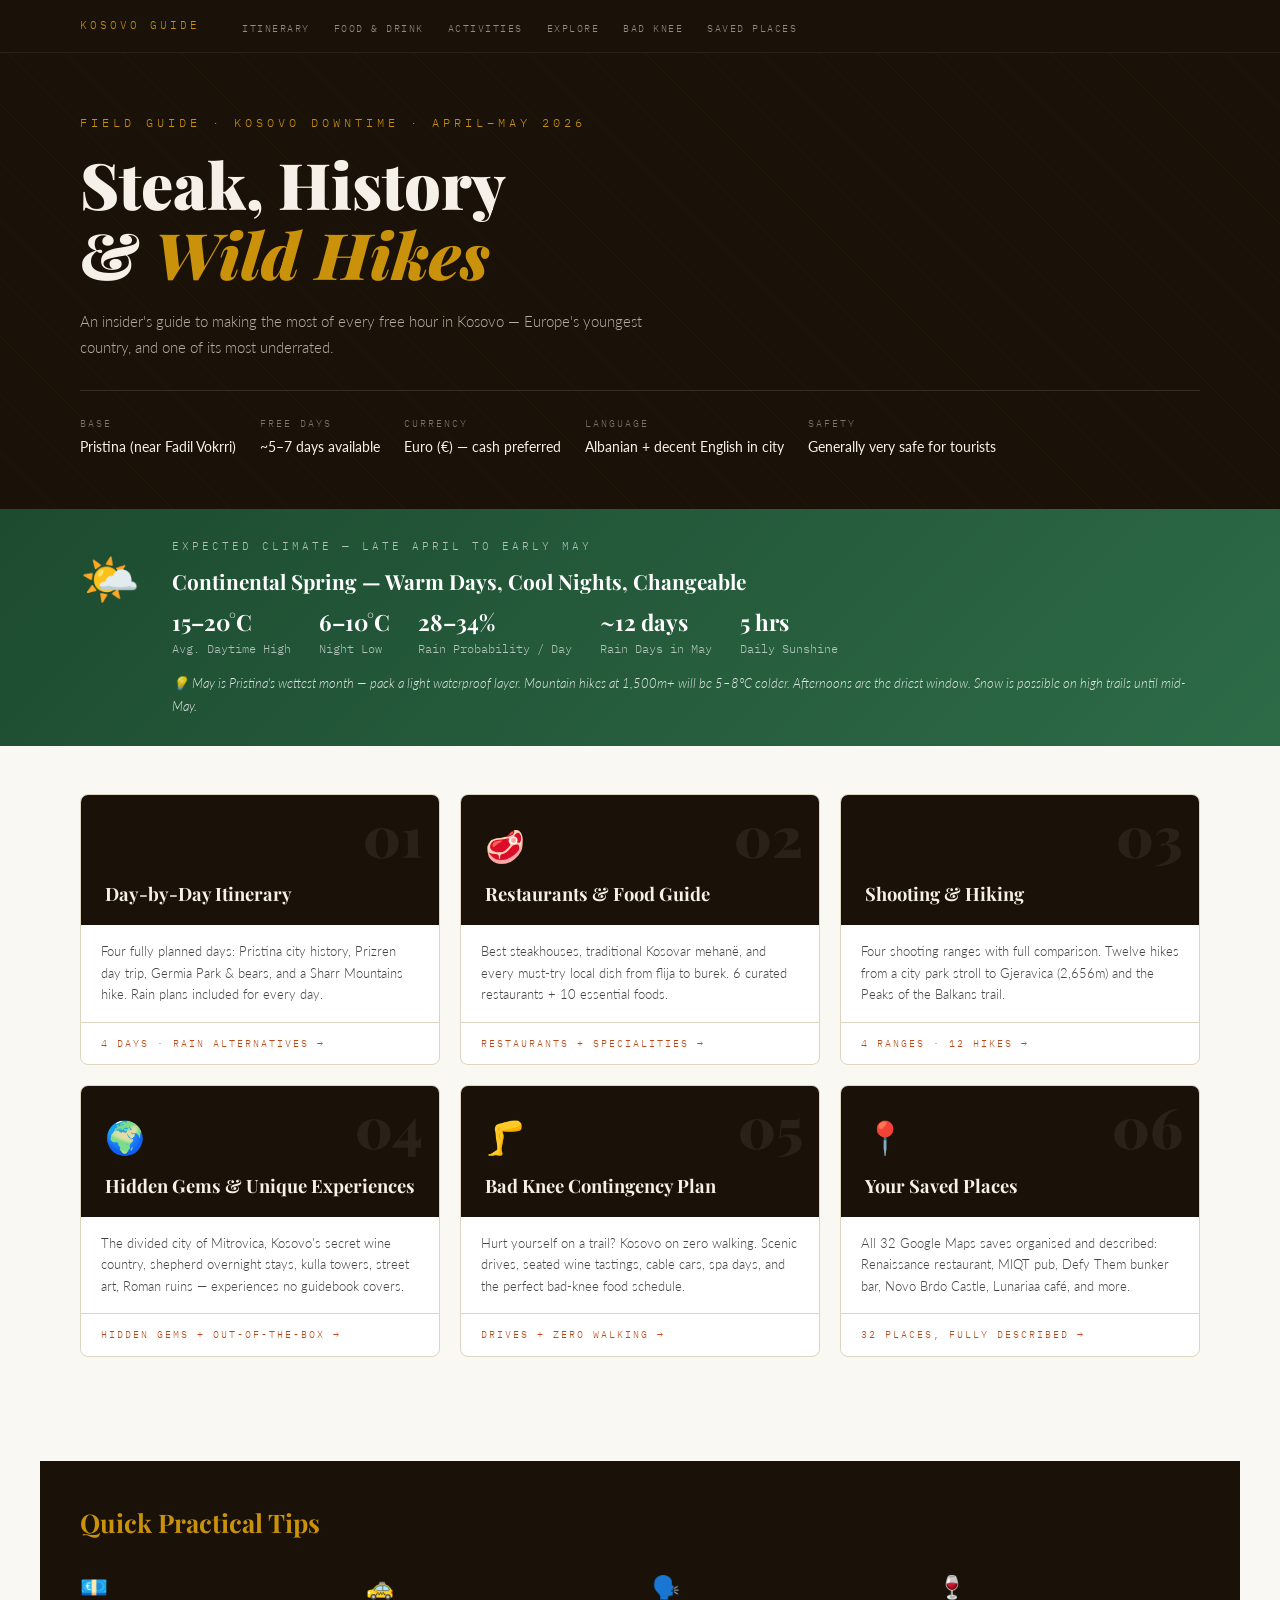
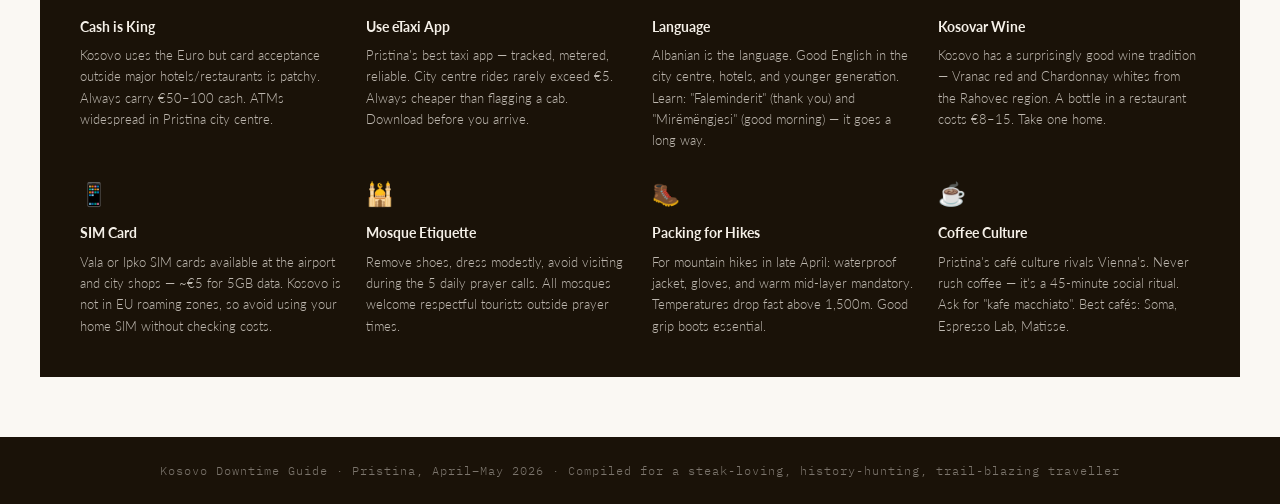
<file: kos-trip/index.html>
<!DOCTYPE html>
<html lang="en">
<head>
  <meta charset="UTF-8">
  <meta name="viewport" content="width=device-width, initial-scale=1.0">
  <title>Kosovo Downtime Guide — Steak, History & Wild Hikes</title>
  <link href="https://fonts.googleapis.com/css2?family=Playfair+Display:wght@400;700;900&family=IBM+Plex+Mono:wght@400;600&family=Lato:wght@300;400;700&display=swap" rel="stylesheet">
  <link rel="stylesheet" href="css/style.css">
</head>
<body>
<nav class="site-nav" aria-label="Site navigation">
  <div class="site-nav-inner">
    <a href="index.html" class="nav-brand">Kosovo Guide</a>
    <ul class="nav-links">
      <li><a href="itinerary.html">Itinerary</a></li>
      <li><a href="food.html">Food &amp; Drink</a></li>
      <li><a href="activities.html">Activities</a></li>
      <li><a href="explore.html">Explore</a></li>
      <li><a href="contingency.html">Bad Knee</a></li>
      <li><a href="saved-places.html">Saved Places</a></li>
    </ul>
  </div>
</nav>
<header class="masthead" role="banner">
  <div class="masthead-inner">
    <p class="masthead-eyebrow">Field Guide · Kosovo Downtime · April–May 2026</p>
    <h1>Steak, History<br>&amp; <em>Wild Hikes</em></h1>
    <p class="masthead-tagline">An insider's guide to making the most of every free hour in Kosovo — Europe's youngest country, and one of its most underrated.</p>
    <div class="masthead-meta">
      <div class="meta-item"><span class="meta-label">Base</span><span class="meta-value">Pristina (near Fadil Vokrri)</span></div>
      <div class="meta-item"><span class="meta-label">Free Days</span><span class="meta-value">~5–7 days available</span></div>
      <div class="meta-item"><span class="meta-label">Currency</span><span class="meta-value">Euro (€) — cash preferred</span></div>
      <div class="meta-item"><span class="meta-label">Language</span><span class="meta-value">Albanian + decent English in city</span></div>
      <div class="meta-item"><span class="meta-label">Safety</span><span class="meta-value">Generally very safe for tourists</span></div>
    </div>
  </div>
</header>
<section class="weather-strip" aria-label="Weather overview">
  <div class="weather-strip-inner">
    <div class="weather-icon" aria-hidden="true">🌤️</div>
    <div>
      <p class="weather-title">Expected Climate — Late April to Early May</p>
      <p class="weather-heading">Continental Spring — Warm Days, Cool Nights, Changeable</p>
      <div class="weather-stats">
        <div class="w-stat"><strong>15–20°C</strong><span>Avg. Daytime High</span></div>
        <div class="w-stat"><strong>6–10°C</strong><span>Night Low</span></div>
        <div class="w-stat"><strong>28–34%</strong><span>Rain Probability / Day</span></div>
        <div class="w-stat"><strong>~12 days</strong><span>Rain Days in May</span></div>
        <div class="w-stat"><strong>5 hrs</strong><span>Daily Sunshine</span></div>
      </div>
      <p class="weather-tip">💡 May is Pristina's wettest month — pack a light waterproof layer. Mountain hikes at 1,500m+ will be 5–8°C colder. Afternoons are the driest window. Snow is possible on high trails until mid-May.</p>
    </div>
  </div>
</section>
<main>
  <div class="container">
    <div class="home-grid" role="list">
      <a href="itinerary.html" class="home-card" role="listitem">
        <div class="home-card-top"><div class="home-card-num" aria-hidden="true">01</div><div class="home-card-emoji">🗓</div><div class="home-card-title">Day-by-Day Itinerary</div></div>
        <div class="home-card-body">Four fully planned days: Pristina city history, Prizren day trip, Germia Park &amp; bears, and a Sharr Mountains hike. Rain plans included for every day.</div>
        <div class="home-card-footer">4 Days · Rain Alternatives →</div>
      </a>
      <a href="food.html" class="home-card" role="listitem">
        <div class="home-card-top"><div class="home-card-num" aria-hidden="true">02</div><div class="home-card-emoji">🥩</div><div class="home-card-title">Restaurants &amp; Food Guide</div></div>
        <div class="home-card-body">Best steakhouses, traditional Kosovar mehanë, and every must-try local dish from flija to burek. 6 curated restaurants + 10 essential foods.</div>
        <div class="home-card-footer">Restaurants + Specialities →</div>
      </a>
      <a href="activities.html" class="home-card" role="listitem">
        <div class="home-card-top"><div class="home-card-num" aria-hidden="true">03</div><div class="home-card-emoji">🏔</div><div class="home-card-title">Shooting &amp; Hiking</div></div>
        <div class="home-card-body">Four shooting ranges with full comparison. Twelve hikes from a city park stroll to Gjeravica (2,656m) and the Peaks of the Balkans trail.</div>
        <div class="home-card-footer">4 Ranges · 12 Hikes →</div>
      </a>
      <a href="explore.html" class="home-card" role="listitem">
        <div class="home-card-top"><div class="home-card-num" aria-hidden="true">04</div><div class="home-card-emoji">🌍</div><div class="home-card-title">Hidden Gems &amp; Unique Experiences</div></div>
        <div class="home-card-body">The divided city of Mitrovica, Kosovo's secret wine country, shepherd overnight stays, kulla towers, street art, Roman ruins — experiences no guidebook covers.</div>
        <div class="home-card-footer">Hidden Gems + Out-of-the-box →</div>
      </a>
      <a href="contingency.html" class="home-card" role="listitem">
        <div class="home-card-top"><div class="home-card-num" aria-hidden="true">05</div><div class="home-card-emoji">🦵</div><div class="home-card-title">Bad Knee Contingency Plan</div></div>
        <div class="home-card-body">Hurt yourself on a trail? Kosovo on zero walking. Scenic drives, seated wine tastings, cable cars, spa days, and the perfect bad-knee food schedule.</div>
        <div class="home-card-footer">Drives + Zero Walking →</div>
      </a>
      <a href="saved-places.html" class="home-card" role="listitem">
        <div class="home-card-top"><div class="home-card-num" aria-hidden="true">06</div><div class="home-card-emoji">📍</div><div class="home-card-title">Your Saved Places</div></div>
        <div class="home-card-body">All 32 Google Maps saves organised and described: Renaissance restaurant, MIQT pub, Defy Them bunker bar, Novo Brdo Castle, Lunariaa café, and more.</div>
        <div class="home-card-footer">32 Places, Fully Described →</div>
      </a>
    </div>
    <div class="tips-strip" role="complementary" aria-label="Practical tips">
      <div class="tips-strip-title">Quick Practical Tips</div>
      <div class="tips-cols">
        <div class="tip-item"><div class="tip-icon">💶</div><div class="tip-head">Cash is King</div><div class="tip-text">Kosovo uses the Euro but card acceptance outside major hotels/restaurants is patchy. Always carry €50–100 cash. ATMs widespread in Pristina city centre.</div></div>
        <div class="tip-item"><div class="tip-icon">🚕</div><div class="tip-head">Use eTaxi App</div><div class="tip-text">Pristina's best taxi app — tracked, metered, reliable. City centre rides rarely exceed €5. Always cheaper than flagging a cab. Download before you arrive.</div></div>
        <div class="tip-item"><div class="tip-icon">🗣️</div><div class="tip-head">Language</div><div class="tip-text">Albanian is the language. Good English in the city centre, hotels, and younger generation. Learn: "Faleminderit" (thank you) and "Mirëmëngjesi" (good morning) — it goes a long way.</div></div>
        <div class="tip-item"><div class="tip-icon">🍷</div><div class="tip-head">Kosovar Wine</div><div class="tip-text">Kosovo has a surprisingly good wine tradition — Vranac red and Chardonnay whites from the Rahovec region. A bottle in a restaurant costs €8–15. Take one home.</div></div>
        <div class="tip-item"><div class="tip-icon">📱</div><div class="tip-head">SIM Card</div><div class="tip-text">Vala or Ipko SIM cards available at the airport and city shops — ~€5 for 5GB data. Kosovo is not in EU roaming zones, so avoid using your home SIM without checking costs.</div></div>
        <div class="tip-item"><div class="tip-icon">🕌</div><div class="tip-head">Mosque Etiquette</div><div class="tip-text">Remove shoes, dress modestly, avoid visiting during the 5 daily prayer calls. All mosques welcome respectful tourists outside prayer times.</div></div>
        <div class="tip-item"><div class="tip-icon">🥾</div><div class="tip-head">Packing for Hikes</div><div class="tip-text">For mountain hikes in late April: waterproof jacket, gloves, and warm mid-layer mandatory. Temperatures drop fast above 1,500m. Good grip boots essential.</div></div>
        <div class="tip-item"><div class="tip-icon">☕</div><div class="tip-head">Coffee Culture</div><div class="tip-text">Pristina's café culture rivals Vienna's. Never rush coffee — it's a 45-minute social ritual. Ask for "kafe macchiato". Best cafés: Soma, Espresso Lab, Matisse.</div></div>
      </div>
    </div>
  </div>
</main>
<footer>Kosovo Downtime Guide · Pristina, April–May 2026 · Compiled for a steak-loving, history-hunting, trail-blazing traveller</footer>
</body>
</html>
</file>
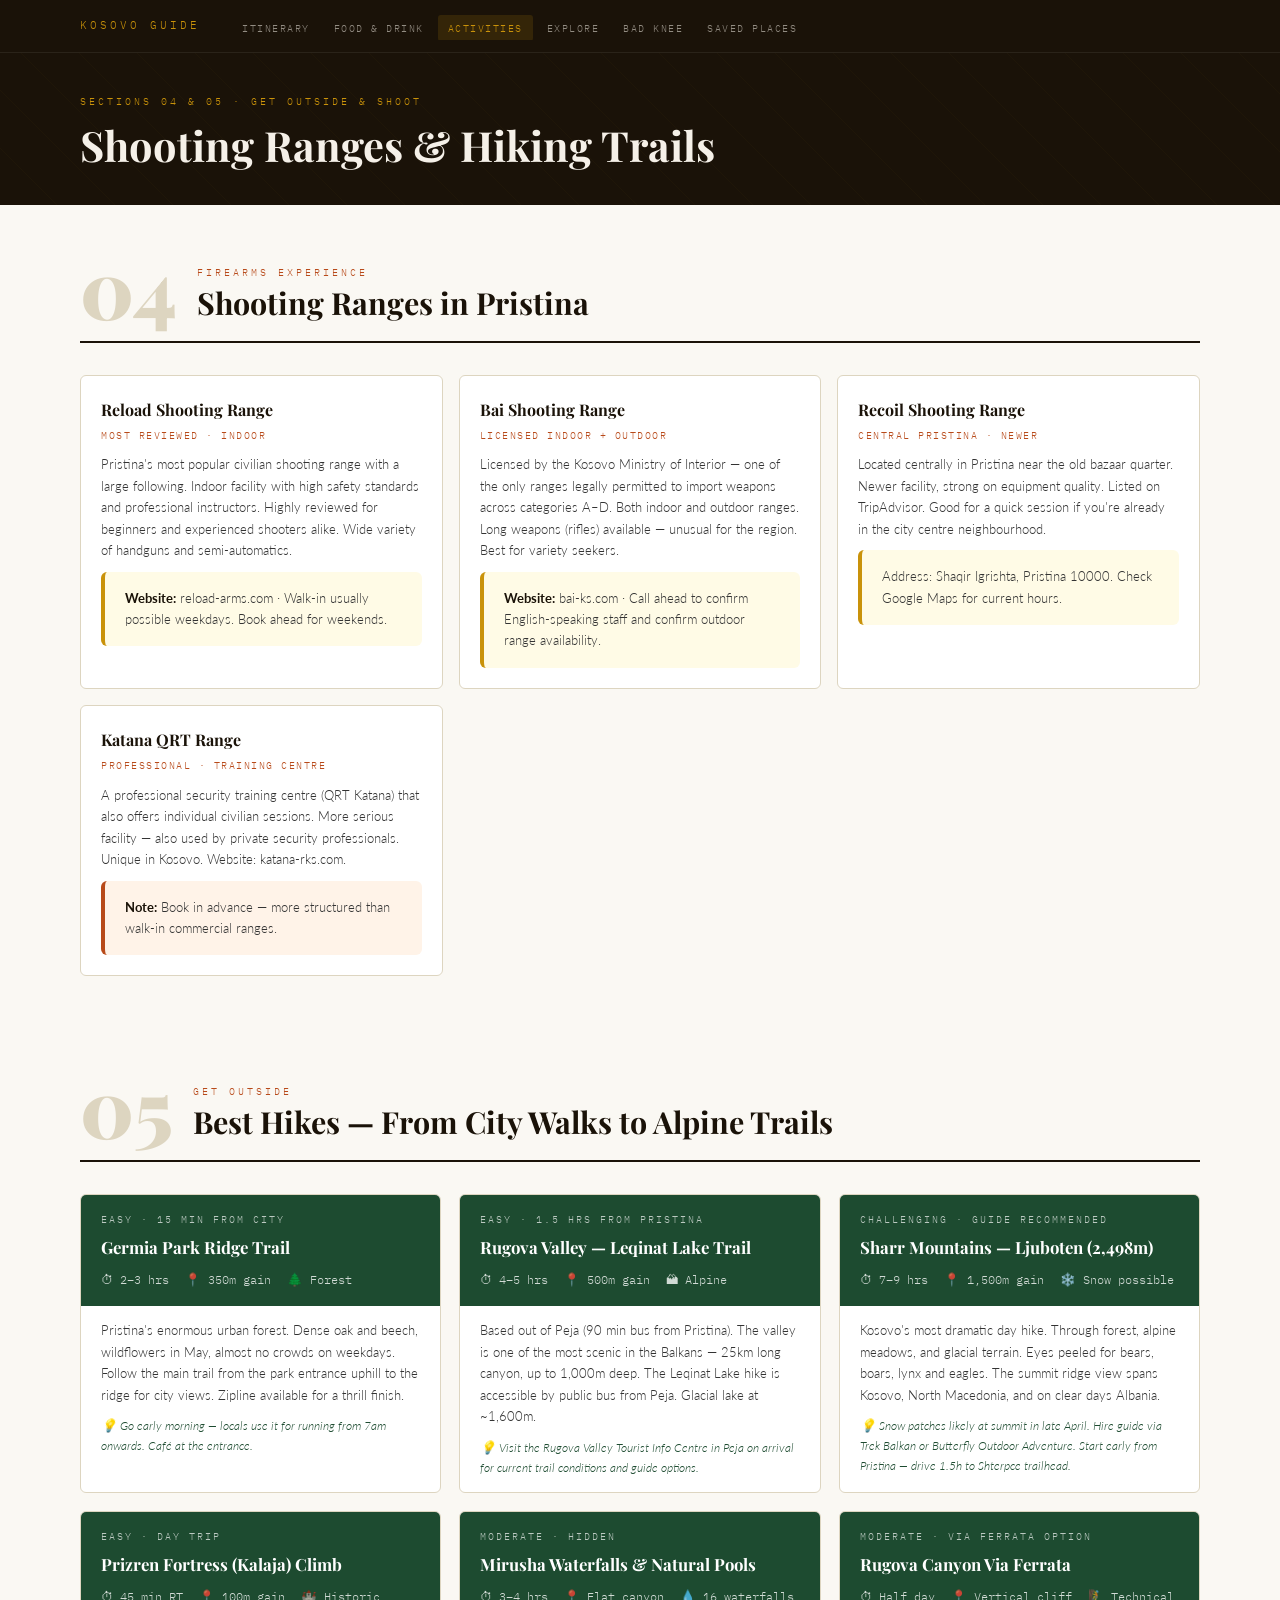
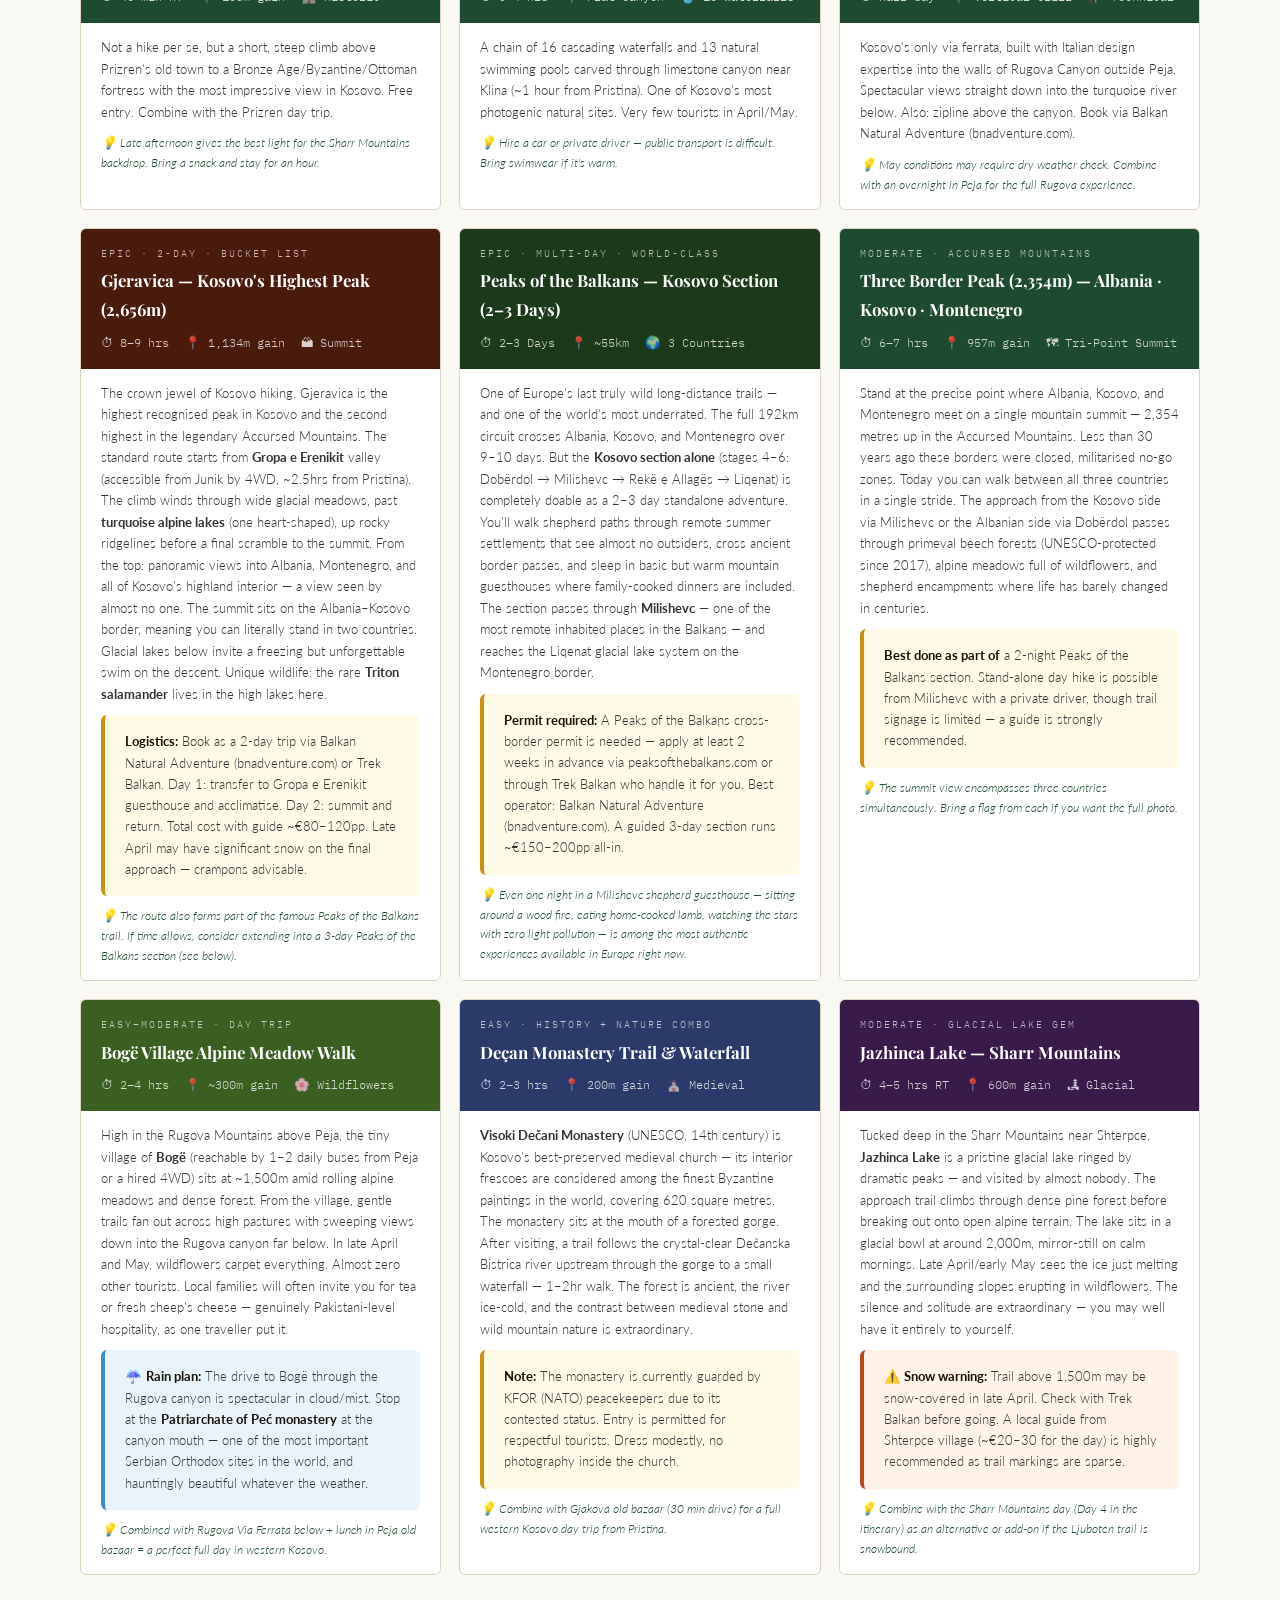
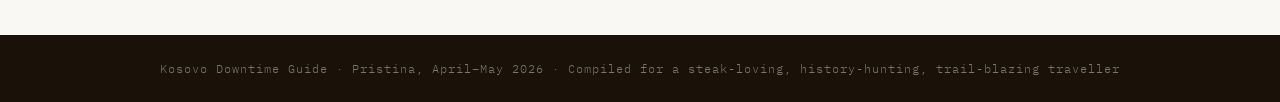
<file: kos-trip/activities.html>
<!DOCTYPE html>
<html lang="en">
<head>
  <meta charset="UTF-8">
  <meta name="viewport" content="width=device-width, initial-scale=1.0">
  <title>Activities — Kosovo Downtime Guide</title>
  <link href="https://fonts.googleapis.com/css2?family=Playfair+Display:wght@400;700;900&family=IBM+Plex+Mono:wght@400;600&family=Lato:wght@300;400;700&display=swap" rel="stylesheet">
  <link rel="stylesheet" href="css/style.css">
</head>
<body>

<nav class="site-nav" aria-label="Site navigation">
  <div class="site-nav-inner">
    <a href="index.html" class="nav-brand">Kosovo Guide</a>
    <ul class="nav-links">
      <li><a href="itinerary.html">Itinerary</a></li>
      <li><a href="food.html">Food &amp; Drink</a></li>
      <li><a href="activities.html" class="active">Activities</a></li>
      <li><a href="explore.html">Explore</a></li>
      <li><a href="contingency.html">Bad Knee</a></li>
      <li><a href="saved-places.html">Saved Places</a></li>
    </ul>
  </div>
</nav>

<header class="page-hero">
  <div class="page-hero-inner">
    <p class="page-hero-eyebrow">Sections 04 &amp; 05 · Get Outside &amp; Shoot</p>
    <h1>Shooting Ranges &amp; Hiking Trails</h1>
  </div>
</header>

<main>
<div class="container">

<!-- ══════════════════════════════════════
     SECTION 4: SHOOTING RANGES
══════════════════════════════════════ -->
<div class="section-head">
  <div class="section-number">04</div>
  <div class="section-text">
    <div class="section-tag">Firearms Experience</div>
    <div class="section-title">Shooting Ranges in Pristina</div>
  </div>
</div>

<div class="gun-grid">
  <div class="gun-card">
    <div class="gun-name">Reload Shooting Range</div>
    <div class="gun-sub">Most Reviewed · Indoor</div>
    <div class="gun-body">
      Pristina's most popular civilian shooting range with a large following. Indoor facility with high safety standards and professional instructors. Highly reviewed for beginners and experienced shooters alike. Wide variety of handguns and semi-automatics.
      <div class="callout callout-tip" style="margin-top:10px"><strong>Website:</strong> reload-arms.com · Walk-in usually possible weekdays. Book ahead for weekends.</div>
    </div>
  </div>
  <div class="gun-card">
    <div class="gun-name">Bai Shooting Range</div>
    <div class="gun-sub">Licensed Indoor + Outdoor</div>
    <div class="gun-body">
      Licensed by the Kosovo Ministry of Interior — one of the only ranges legally permitted to import weapons across categories A–D. Both indoor and outdoor ranges. Long weapons (rifles) available — unusual for the region. Best for variety seekers.
      <div class="callout callout-tip" style="margin-top:10px"><strong>Website:</strong> bai-ks.com · Call ahead to confirm English-speaking staff and confirm outdoor range availability.</div>
    </div>
  </div>
  <div class="gun-card">
    <div class="gun-name">Recoil Shooting Range</div>
    <div class="gun-sub">Central Pristina · Newer</div>
    <div class="gun-body">
      Located centrally in Pristina near the old bazaar quarter. Newer facility, strong on equipment quality. Listed on TripAdvisor. Good for a quick session if you're already in the city centre neighbourhood.
      <div class="callout callout-tip" style="margin-top:10px">Address: Shaqir Igrishta, Pristina 10000. Check Google Maps for current hours.</div>
    </div>
  </div>
  <div class="gun-card">
    <div class="gun-name">Katana QRT Range</div>
    <div class="gun-sub">Professional · Training Centre</div>
    <div class="gun-body">
      A professional security training centre (QRT Katana) that also offers individual civilian sessions. More serious facility — also used by private security professionals. Unique in Kosovo. Website: katana-rks.com.
      <div class="callout callout-warn" style="margin-top:10px"><strong>Note:</strong> Book in advance — more structured than walk-in commercial ranges.</div>
    </div>
  </div>
</div>


<!-- ══════════════════════════════════════
     SECTION 5: HIKES
══════════════════════════════════════ -->
<div class="section-head">
  <div class="section-number">05</div>
  <div class="section-text">
    <div class="section-tag">Get Outside</div>
    <div class="section-title">Best Hikes — From City Walks to Alpine Trails</div>
  </div>
</div>

<div class="hike-grid">
  <div class="hike-card">
    <div class="hike-header">
      <div class="hike-diff">Easy · 15 min from city</div>
      <div class="hike-name">Germia Park Ridge Trail</div>
      <div class="hike-stats"><span>⏱ 2–3 hrs</span><span>📍 350m gain</span><span>🌲 Forest</span></div>
    </div>
    <div class="hike-body">
      Pristina's enormous urban forest. Dense oak and beech, wildflowers in May, almost no crowds on weekdays. Follow the main trail from the park entrance uphill to the ridge for city views. Zipline available for a thrill finish.
      <p class="hike-tip">💡 Go early morning — locals use it for running from 7am onwards. Café at the entrance.</p>
    </div>
  </div>

  <div class="hike-card">
    <div class="hike-header">
      <div class="hike-diff">Easy · 1.5 hrs from Pristina</div>
      <div class="hike-name">Rugova Valley — Leqinat Lake Trail</div>
      <div class="hike-stats"><span>⏱ 4–5 hrs</span><span>📍 500m gain</span><span>🏔 Alpine</span></div>
    </div>
    <div class="hike-body">
      Based out of Peja (90 min bus from Pristina). The valley is one of the most scenic in the Balkans — 25km long canyon, up to 1,000m deep. The Leqinat Lake hike is accessible by public bus from Peja. Glacial lake at ~1,600m.
      <p class="hike-tip">💡 Visit the Rugova Valley Tourist Info Centre in Peja on arrival for current trail conditions and guide options.</p>
    </div>
  </div>

  <div class="hike-card">
    <div class="hike-header">
      <div class="hike-diff">Challenging · Guide Recommended</div>
      <div class="hike-name">Sharr Mountains — Ljuboten (2,498m)</div>
      <div class="hike-stats"><span>⏱ 7–9 hrs</span><span>📍 1,500m gain</span><span>❄️ Snow possible</span></div>
    </div>
    <div class="hike-body">
      Kosovo's most dramatic day hike. Through forest, alpine meadows, and glacial terrain. Eyes peeled for bears, boars, lynx and eagles. The summit ridge view spans Kosovo, North Macedonia, and on clear days Albania.
      <p class="hike-tip">💡 Snow patches likely at summit in late April. Hire guide via Trek Balkan or Butterfly Outdoor Adventure. Start early from Pristina — drive 1.5h to Shterpce trailhead.</p>
    </div>
  </div>

  <div class="hike-card">
    <div class="hike-header">
      <div class="hike-diff">Easy · Day Trip</div>
      <div class="hike-name">Prizren Fortress (Kalaja) Climb</div>
      <div class="hike-stats"><span>⏱ 45 min RT</span><span>📍 100m gain</span><span>🏰 Historic</span></div>
    </div>
    <div class="hike-body">
      Not a hike per se, but a short, steep climb above Prizren's old town to a Bronze Age/Byzantine/Ottoman fortress with the most impressive view in Kosovo. Free entry. Combine with the Prizren day trip.
      <p class="hike-tip">💡 Late afternoon gives the best light for the Sharr Mountains backdrop. Bring a snack and stay for an hour.</p>
    </div>
  </div>

  <div class="hike-card">
    <div class="hike-header">
      <div class="hike-diff">Moderate · Hidden</div>
      <div class="hike-name">Mirusha Waterfalls & Natural Pools</div>
      <div class="hike-stats"><span>⏱ 3–4 hrs</span><span>📍 Flat canyon</span><span>💧 16 waterfalls</span></div>
    </div>
    <div class="hike-body">
      A chain of 16 cascading waterfalls and 13 natural swimming pools carved through limestone canyon near Klina (~1 hour from Pristina). One of Kosovo's most photogenic natural sites. Very few tourists in April/May.
      <p class="hike-tip">💡 Hire a car or private driver — public transport is difficult. Bring swimwear if it's warm.</p>
    </div>
  </div>

  <div class="hike-card">
    <div class="hike-header">
      <div class="hike-diff">Moderate · Via Ferrata Option</div>
      <div class="hike-name">Rugova Canyon Via Ferrata</div>
      <div class="hike-stats"><span>⏱ Half day</span><span>📍 Vertical cliff</span><span>🧗 Technical</span></div>
    </div>
    <div class="hike-body">
      Kosovo's only via ferrata, built with Italian design expertise into the walls of Rugova Canyon outside Peja. Spectacular views straight down into the turquoise river below. Also: zipline above the canyon. Book via Balkan Natural Adventure (bnadventure.com).
      <p class="hike-tip">💡 May conditions may require dry weather check. Combine with an overnight in Peja for the full Rugova experience.</p>
    </div>
  </div>

  <div class="hike-card">
    <div class="hike-header" style="background: #4a1a0a;">
      <div class="hike-diff">Epic · 2-Day · Bucket List</div>
      <div class="hike-name">Gjeravica — Kosovo's Highest Peak (2,656m)</div>
      <div class="hike-stats"><span>⏱ 8–9 hrs</span><span>📍 1,134m gain</span><span>🏔 Summit</span></div>
    </div>
    <div class="hike-body">
      The crown jewel of Kosovo hiking. Gjeravica is the highest recognised peak in Kosovo and the second highest in the legendary Accursed Mountains. The standard route starts from <strong>Gropa e Erenikit</strong> valley (accessible from Junik by 4WD, ~2.5hrs from Pristina). The climb winds through wide glacial meadows, past <strong>turquoise alpine lakes</strong> (one heart-shaped), up rocky ridgelines before a final scramble to the summit. From the top: panoramic views into Albania, Montenegro, and all of Kosovo's highland interior — a view seen by almost no one. The summit sits on the Albania–Kosovo border, meaning you can literally stand in two countries. Glacial lakes below invite a freezing but unforgettable swim on the descent. Unique wildlife: the rare <strong>Triton salamander</strong> lives in the high lakes here.
      <div class="callout callout-tip" style="margin-top:10px"><strong>Logistics:</strong> Book as a 2-day trip via Balkan Natural Adventure (bnadventure.com) or Trek Balkan. Day 1: transfer to Gropa e Erenikit guesthouse and acclimatise. Day 2: summit and return. Total cost with guide ~€80–120pp. Late April may have significant snow on the final approach — crampons advisable.</div>
      <p class="hike-tip">💡 The route also forms part of the famous Peaks of the Balkans trail. If time allows, consider extending into a 3-day Peaks of the Balkans section (see below).</p>
    </div>
  </div>

  <div class="hike-card">
    <div class="hike-header" style="background: #1a3a1a;">
      <div class="hike-diff">Epic · Multi-Day · World-Class</div>
      <div class="hike-name">Peaks of the Balkans — Kosovo Section (2–3 Days)</div>
      <div class="hike-stats"><span>⏱ 2–3 Days</span><span>📍 ~55km</span><span>🌍 3 Countries</span></div>
    </div>
    <div class="hike-body">
      One of Europe's last truly wild long-distance trails — and one of the world's most underrated. The full 192km circuit crosses Albania, Kosovo, and Montenegro over 9–10 days. But the <strong>Kosovo section alone</strong> (stages 4–6: Dobërdol → Milishevc → Rekë e Allagës → Liqenat) is completely doable as a 2–3 day standalone adventure. You'll walk shepherd paths through remote summer settlements that see almost no outsiders, cross ancient border passes, and sleep in basic but warm mountain guesthouses where family-cooked dinners are included. The section passes through <strong>Milishevc</strong> — one of the most remote inhabited places in the Balkans — and reaches the Liqenat glacial lake system on the Montenegro border.
      <div class="callout callout-tip" style="margin-top:10px"><strong>Permit required:</strong> A Peaks of the Balkans cross-border permit is needed — apply at least 2 weeks in advance via peaksofthebalkans.com or through Trek Balkan who handle it for you. Best operator: Balkan Natural Adventure (bnadventure.com). A guided 3-day section runs ~€150–200pp all-in.</div>
      <p class="hike-tip">💡 Even one night in a Milishevc shepherd guesthouse — sitting around a wood fire, eating home-cooked lamb, watching the stars with zero light pollution — is among the most authentic experiences available in Europe right now.</p>
    </div>
  </div>

  <div class="hike-card">
    <div class="hike-header" style="background: #1d4b30;">
      <div class="hike-diff">Moderate · Accursed Mountains</div>
      <div class="hike-name">Three Border Peak (2,354m) — Albania · Kosovo · Montenegro</div>
      <div class="hike-stats"><span>⏱ 6–7 hrs</span><span>📍 957m gain</span><span>🗺 Tri-Point Summit</span></div>
    </div>
    <div class="hike-body">
      Stand at the precise point where Albania, Kosovo, and Montenegro meet on a single mountain summit — 2,354 metres up in the Accursed Mountains. Less than 30 years ago these borders were closed, militarised no-go zones. Today you can walk between all three countries in a single stride. The approach from the Kosovo side via Milishevc or the Albanian side via Dobërdol passes through primeval beech forests (UNESCO-protected since 2017), alpine meadows full of wildflowers, and shepherd encampments where life has barely changed in centuries.
      <div class="callout callout-tip" style="margin-top:10px"><strong>Best done as part of</strong> a 2-night Peaks of the Balkans section. Stand-alone day hike is possible from Milishevc with a private driver, though trail signage is limited — a guide is strongly recommended.</div>
      <p class="hike-tip">💡 The summit view encompasses three countries simultaneously. Bring a flag from each if you want the full photo.</p>
    </div>
  </div>

  <div class="hike-card">
    <div class="hike-header" style="background: #3a6020;">
      <div class="hike-diff">Easy–Moderate · Day Trip</div>
      <div class="hike-name">Bogë Village Alpine Meadow Walk</div>
      <div class="hike-stats"><span>⏱ 2–4 hrs</span><span>📍 ~300m gain</span><span>🌸 Wildflowers</span></div>
    </div>
    <div class="hike-body">
      High in the Rugova Mountains above Peja, the tiny village of <strong>Bogë</strong> (reachable by 1–2 daily buses from Peja or a hired 4WD) sits at ~1,500m amid rolling alpine meadows and dense forest. From the village, gentle trails fan out across high pastures with sweeping views down into the Rugova canyon far below. In late April and May, wildflowers carpet everything. Almost zero other tourists. Local families will often invite you for tea or fresh sheep's cheese — genuinely Pakistani-level hospitality, as one traveller put it.
      <div class="callout callout-rain" style="margin-top:10px">☔ <strong>Rain plan:</strong> The drive to Bogë through the Rugova canyon is spectacular in cloud/mist. Stop at the <strong>Patriarchate of Peć monastery</strong> at the canyon mouth — one of the most important Serbian Orthodox sites in the world, and hauntingly beautiful whatever the weather.</div>
      <p class="hike-tip">💡 Combined with Rugova Via Ferrata below + lunch in Peja old bazaar = a perfect full day in western Kosovo.</p>
    </div>
  </div>

  <div class="hike-card">
    <div class="hike-header" style="background: #2a3a6a;">
      <div class="hike-diff">Easy · History + Nature Combo</div>
      <div class="hike-name">Deçan Monastery Trail & Waterfall</div>
      <div class="hike-stats"><span>⏱ 2–3 hrs</span><span>📍 200m gain</span><span>⛪ Medieval</span></div>
    </div>
    <div class="hike-body">
      <strong>Visoki Dečani Monastery</strong> (UNESCO, 14th century) is Kosovo's best-preserved medieval church — its interior frescoes are considered among the finest Byzantine paintings in the world, covering 620 square metres. The monastery sits at the mouth of a forested gorge. After visiting, a trail follows the crystal-clear Dečanska Bistrica river upstream through the gorge to a small waterfall — 1–2hr walk. The forest is ancient, the river ice-cold, and the contrast between medieval stone and wild mountain nature is extraordinary.
      <div class="callout callout-tip" style="margin-top:10px"><strong>Note:</strong> The monastery is currently guarded by KFOR (NATO) peacekeepers due to its contested status. Entry is permitted for respectful tourists. Dress modestly, no photography inside the church.</div>
      <p class="hike-tip">💡 Combine with Gjakova old bazaar (30 min drive) for a full western Kosovo day trip from Pristina.</p>
    </div>
  </div>

  <div class="hike-card">
    <div class="hike-header" style="background: #3a1a4a;">
      <div class="hike-diff">Moderate · Glacial Lake Gem</div>
      <div class="hike-name">Jazhinca Lake — Sharr Mountains</div>
      <div class="hike-stats"><span>⏱ 4–5 hrs RT</span><span>📍 600m gain</span><span>🏞 Glacial</span></div>
    </div>
    <div class="hike-body">
      Tucked deep in the Sharr Mountains near Shterpce, <strong>Jazhinca Lake</strong> is a pristine glacial lake ringed by dramatic peaks — and visited by almost nobody. The approach trail climbs through dense pine forest before breaking out onto open alpine terrain. The lake sits in a glacial bowl at around 2,000m, mirror-still on calm mornings. Late April/early May sees the ice just melting and the surrounding slopes erupting in wildflowers. The silence and solitude are extraordinary — you may well have it entirely to yourself.
      <div class="callout callout-warn" style="margin-top:10px"><strong>⚠️ Snow warning:</strong> Trail above 1,500m may be snow-covered in late April. Check with Trek Balkan before going. A local guide from Shterpce village (~€20–30 for the day) is highly recommended as trail markings are sparse.</div>
      <p class="hike-tip">💡 Combine with the Sharr Mountains day (Day 4 in the itinerary) as an alternative or add-on if the Ljuboten trail is snowbound.</p>
    </div>
  </div>

</div>
</div><!-- end container -->
</main>

<footer>Kosovo Downtime Guide · Pristina, April–May 2026 · Compiled for a steak-loving, history-hunting, trail-blazing traveller</footer>
</body>
</html>
</file>
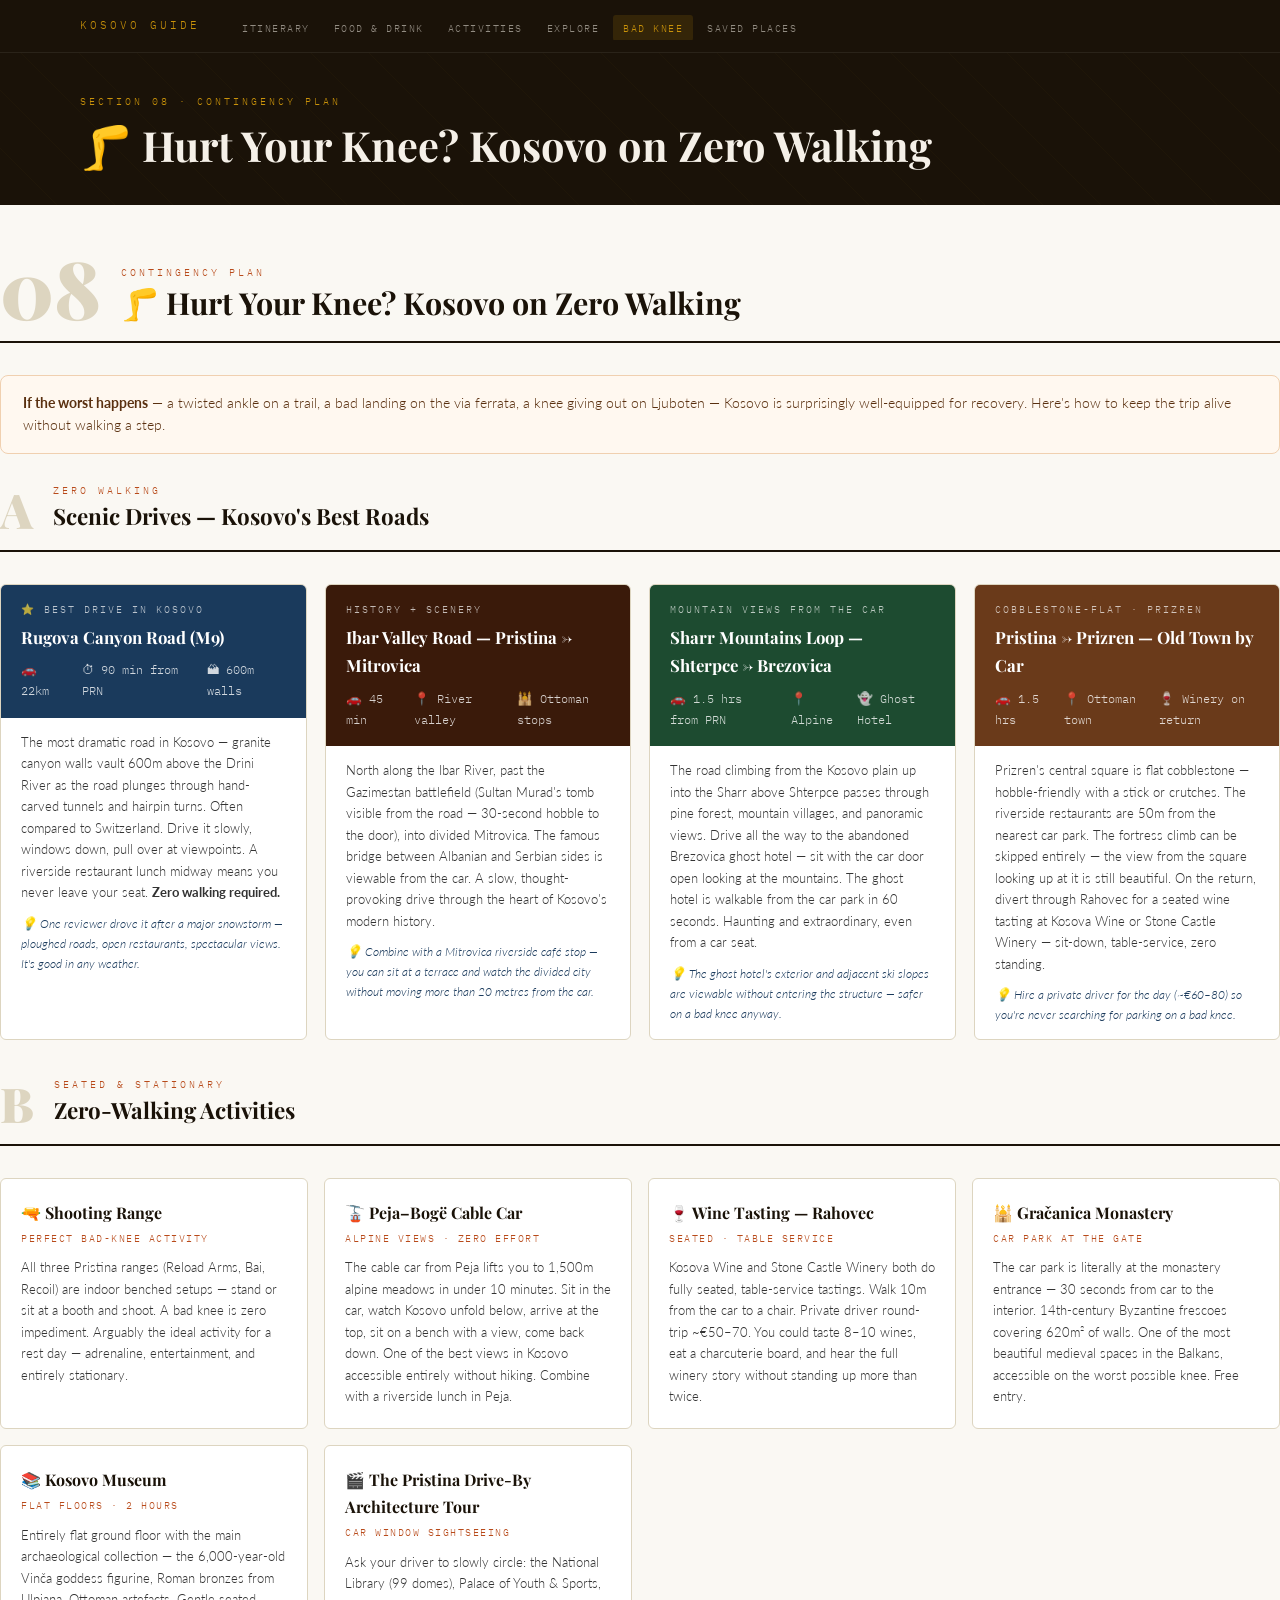
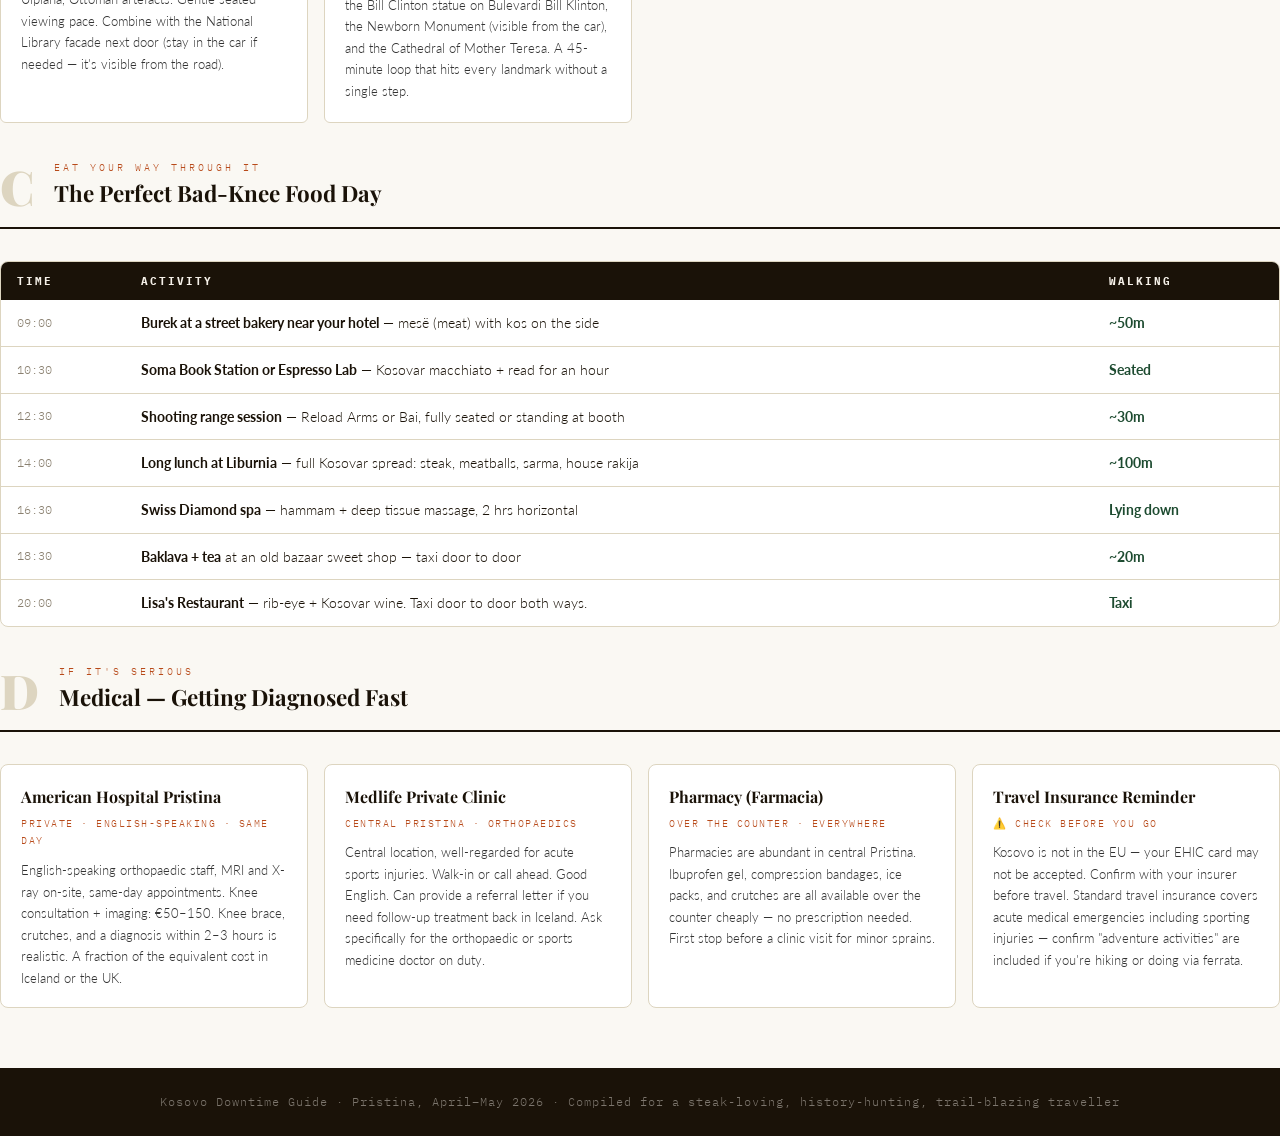
<file: kos-trip/contingency.html>
<!DOCTYPE html>
<html lang="en">
<head>
  <meta charset="UTF-8">
  <meta name="viewport" content="width=device-width, initial-scale=1.0">
  <title>Bad Knee Plan — Kosovo Downtime Guide</title>
  <link href="https://fonts.googleapis.com/css2?family=Playfair+Display:wght@400;700;900&family=IBM+Plex+Mono:wght@400;600&family=Lato:wght@300;400;700&display=swap" rel="stylesheet">
  <link rel="stylesheet" href="css/style.css">
</head>
<body>

<nav class="site-nav" aria-label="Site navigation">
  <div class="site-nav-inner">
    <a href="index.html" class="nav-brand">Kosovo Guide</a>
    <ul class="nav-links">
      <li><a href="itinerary.html">Itinerary</a></li>
      <li><a href="food.html">Food &amp; Drink</a></li>
      <li><a href="activities.html">Activities</a></li>
      <li><a href="explore.html">Explore</a></li>
      <li><a href="contingency.html" class="active">Bad Knee</a></li>
      <li><a href="saved-places.html">Saved Places</a></li>
    </ul>
  </div>
</nav>

<header class="page-hero">
  <div class="page-hero-inner">
    <p class="page-hero-eyebrow">Section 08 · Contingency Plan</p>
    <h1>🦵 Hurt Your Knee? Kosovo on Zero Walking</h1>
  </div>
</header>

<main>

<!-- ══════════════════════════════════════
     SECTION 8: BAD KNEE CONTINGENCY PLAN
══════════════════════════════════════ -->
<div class="section-head">
  <div class="section-number">08</div>
  <div class="section-text">
    <div class="section-tag">Contingency Plan</div>
    <div class="section-title">🦵 Hurt Your Knee? Kosovo on Zero Walking</div>
  </div>
</div>

<div style="background:#fff8f0; border:1px solid #f0d0b0; border-radius:8px; padding:16px 22px; margin-bottom:28px; font-size:0.87rem; line-height:1.65; color:#5a3010;">
  <strong>If the worst happens</strong> — a twisted ankle on a trail, a bad landing on the via ferrata, a knee giving out on Ljuboten — Kosovo is surprisingly well-equipped for recovery. Here's how to keep the trip alive without walking a step.
</div>

<!-- ─── SCENIC DRIVES ─── -->
<div class="section-head" style="padding-top:0; margin-top:0;">
  <div class="section-number" style="font-size:3rem; color:var(--border);">A</div>
  <div class="section-text">
    <div class="section-tag">Zero Walking</div>
    <div class="section-title" style="font-size:1.4rem;">Scenic Drives — Kosovo's Best Roads</div>
  </div>
</div>

<div class="hike-grid" style="margin-bottom:36px;">

  <div class="hike-card">
    <div class="hike-header" style="background:#1a3a5c;">
      <div class="hike-diff">⭐ Best Drive in Kosovo</div>
      <div class="hike-name">Rugova Canyon Road (M9)</div>
      <div class="hike-stats"><span>🚗 22km</span><span>⏱ 90 min from PRN</span><span>🏔 600m walls</span></div>
    </div>
    <div class="hike-body">
      The most dramatic road in Kosovo — granite canyon walls vault 600m above the Drini River as the road plunges through hand-carved tunnels and hairpin turns. Often compared to Switzerland. Drive it slowly, windows down, pull over at viewpoints. A riverside restaurant lunch midway means you never leave your seat. <strong>Zero walking required.</strong>
      <p class="hike-tip" style="color:#1a3a5c;">💡 One reviewer drove it after a major snowstorm — ploughed roads, open restaurants, spectacular views. It's good in any weather.</p>
    </div>
  </div>

  <div class="hike-card">
    <div class="hike-header" style="background:#3a1a0a;">
      <div class="hike-diff">History + Scenery</div>
      <div class="hike-name">Ibar Valley Road — Pristina → Mitrovica</div>
      <div class="hike-stats"><span>🚗 45 min</span><span>📍 River valley</span><span>🕌 Ottoman stops</span></div>
    </div>
    <div class="hike-body">
      North along the Ibar River, past the Gazimestan battlefield (Sultan Murad's tomb visible from the road — 30-second hobble to the door), into divided Mitrovica. The famous bridge between Albanian and Serbian sides is viewable from the car. A slow, thought-provoking drive through the heart of Kosovo's modern history.
      <p class="hike-tip" style="color:#1a3a5c;">💡 Combine with a Mitrovica riverside café stop — you can sit at a terrace and watch the divided city without moving more than 20 metres from the car.</p>
    </div>
  </div>

  <div class="hike-card">
    <div class="hike-header" style="background:#1d4b30;">
      <div class="hike-diff">Mountain Views from the Car</div>
      <div class="hike-name">Sharr Mountains Loop — Shterpce → Brezovica</div>
      <div class="hike-stats"><span>🚗 1.5 hrs from PRN</span><span>📍 Alpine</span><span>👻 Ghost Hotel</span></div>
    </div>
    <div class="hike-body">
      The road climbing from the Kosovo plain up into the Sharr above Shterpce passes through pine forest, mountain villages, and panoramic views. Drive all the way to the abandoned Brezovica ghost hotel — sit with the car door open looking at the mountains. The ghost hotel is walkable from the car park in 60 seconds. Haunting and extraordinary, even from a car seat.
      <p class="hike-tip" style="color:#1a3a5c;">💡 The ghost hotel's exterior and adjacent ski slopes are viewable without entering the structure — safer on a bad knee anyway.</p>
    </div>
  </div>

  <div class="hike-card">
    <div class="hike-header" style="background:#6a3a1a;">
      <div class="hike-diff">Cobblestone-Flat · Prizren</div>
      <div class="hike-name">Pristina → Prizren — Old Town by Car</div>
      <div class="hike-stats"><span>🚗 1.5 hrs</span><span>📍 Ottoman town</span><span>🍷 Winery on return</span></div>
    </div>
    <div class="hike-body">
      Prizren's central square is flat cobblestone — hobble-friendly with a stick or crutches. The riverside restaurants are 50m from the nearest car park. The fortress climb can be skipped entirely — the view from the square looking up at it is still beautiful. On the return, divert through Rahovec for a seated wine tasting at Kosova Wine or Stone Castle Winery — sit-down, table-service, zero standing.
      <p class="hike-tip" style="color:#1a3a5c;">💡 Hire a private driver for the day (~€60–80) so you're never searching for parking on a bad knee.</p>
    </div>
  </div>

</div>

<!-- ─── ZERO WALKING ACTIVITIES ─── -->
<div class="section-head" style="padding-top:0; margin-top:0;">
  <div class="section-number" style="font-size:3rem; color:var(--border);">B</div>
  <div class="section-text">
    <div class="section-tag">Seated & Stationary</div>
    <div class="section-title" style="font-size:1.4rem;">Zero-Walking Activities</div>
  </div>
</div>

<div class="gun-grid" style="margin-bottom:36px;">

  <div class="gun-card">
    <div class="gun-name">🔫 Shooting Range</div>
    <div class="gun-sub">Perfect Bad-Knee Activity</div>
    <div class="gun-body">All three Pristina ranges (Reload Arms, Bai, Recoil) are indoor benched setups — stand or sit at a booth and shoot. A bad knee is zero impediment. Arguably the ideal activity for a rest day — adrenaline, entertainment, and entirely stationary.</div>
  </div>

  <div class="gun-card">
    <div class="gun-name">🚡 Peja–Bogë Cable Car</div>
    <div class="gun-sub">Alpine Views · Zero Effort</div>
    <div class="gun-body">The cable car from Peja lifts you to 1,500m alpine meadows in under 10 minutes. Sit in the car, watch Kosovo unfold below, arrive at the top, sit on a bench with a view, come back down. One of the best views in Kosovo accessible entirely without hiking. Combine with a riverside lunch in Peja.</div>
  </div>

  <div class="gun-card">
    <div class="gun-name">🍷 Wine Tasting — Rahovec</div>
    <div class="gun-sub">Seated · Table Service</div>
    <div class="gun-body">Kosova Wine and Stone Castle Winery both do fully seated, table-service tastings. Walk 10m from the car to a chair. Private driver round-trip ~€50–70. You could taste 8–10 wines, eat a charcuterie board, and hear the full winery story without standing up more than twice.</div>
  </div>

  <div class="gun-card">
    <div class="gun-name">🕌 Gračanica Monastery</div>
    <div class="gun-sub">Car Park at the Gate</div>
    <div class="gun-body">The car park is literally at the monastery entrance — 30 seconds from car to the interior. 14th-century Byzantine frescoes covering 620m² of walls. One of the most beautiful medieval spaces in the Balkans, accessible on the worst possible knee. Free entry.</div>
  </div>

  <div class="gun-card">
    <div class="gun-name">📚 Kosovo Museum</div>
    <div class="gun-sub">Flat Floors · 2 Hours</div>
    <div class="gun-body">Entirely flat ground floor with the main archaeological collection — the 6,000-year-old Vinča goddess figurine, Roman bronzes from Ulpiana, Ottoman artefacts. Gentle seated viewing pace. Combine with the National Library facade next door (stay in the car if needed — it's visible from the road).</div>
  </div>

  <div class="gun-card">
    <div class="gun-name">🎬 The Pristina Drive-By Architecture Tour</div>
    <div class="gun-sub">Car Window Sightseeing</div>
    <div class="gun-body">Ask your driver to slowly circle: the National Library (99 domes), Palace of Youth & Sports, the Bill Clinton statue on Bulevardi Bill Klinton, the Newborn Monument (visible from the car), and the Cathedral of Mother Teresa. A 45-minute loop that hits every landmark without a single step.</div>
  </div>

</div>

<!-- ─── BAD KNEE FOOD DAY ─── -->
<div class="section-head" style="padding-top:0; margin-top:0;">
  <div class="section-number" style="font-size:3rem; color:var(--border);">C</div>
  <div class="section-text">
    <div class="section-tag">Eat Your Way Through It</div>
    <div class="section-title" style="font-size:1.4rem;">The Perfect Bad-Knee Food Day</div>
  </div>
</div>

<div style="background:white; border:1px solid var(--border); border-radius:8px; margin-bottom:36px; overflow:hidden;">
  <table style="width:100%; border-collapse:collapse; font-size:0.87rem;">
    <thead>
      <tr style="background:var(--ink); color:var(--cream);">
        <th style="padding:10px 16px; text-align:left; font-family:'IBM Plex Mono',monospace; font-size:0.68rem; letter-spacing:2px; text-transform:uppercase; white-space:nowrap;">Time</th>
        <th style="padding:10px 16px; text-align:left; font-family:'IBM Plex Mono',monospace; font-size:0.68rem; letter-spacing:2px; text-transform:uppercase;">Activity</th>
        <th style="padding:10px 16px; text-align:left; font-family:'IBM Plex Mono',monospace; font-size:0.68rem; letter-spacing:2px; text-transform:uppercase;">Walking</th>
      </tr>
    </thead>
    <tbody>
      <tr style="border-bottom:1px solid var(--border);">
        <td style="padding:11px 16px; font-family:'IBM Plex Mono',monospace; font-size:0.75rem; color:var(--smoke); white-space:nowrap;">09:00</td>
        <td style="padding:11px 16px;"><strong>Burek at a street bakery near your hotel</strong> — mesë (meat) with kos on the side</td>
        <td style="padding:11px 16px;"><span style="color:var(--forest); font-weight:700;">~50m</span></td>
      </tr>
      <tr style="border-bottom:1px solid var(--border);">
        <td style="padding:11px 16px; font-family:'IBM Plex Mono',monospace; font-size:0.75rem; color:var(--smoke); white-space:nowrap;">10:30</td>
        <td style="padding:11px 16px;"><strong>Soma Book Station or Espresso Lab</strong> — Kosovar macchiato + read for an hour</td>
        <td style="padding:11px 16px;"><span style="color:var(--forest); font-weight:700;">Seated</span></td>
      </tr>
      <tr style="border-bottom:1px solid var(--border);">
        <td style="padding:11px 16px; font-family:'IBM Plex Mono',monospace; font-size:0.75rem; color:var(--smoke); white-space:nowrap;">12:30</td>
        <td style="padding:11px 16px;"><strong>Shooting range session</strong> — Reload Arms or Bai, fully seated or standing at booth</td>
        <td style="padding:11px 16px;"><span style="color:var(--forest); font-weight:700;">~30m</span></td>
      </tr>
      <tr style="border-bottom:1px solid var(--border);">
        <td style="padding:11px 16px; font-family:'IBM Plex Mono',monospace; font-size:0.75rem; color:var(--smoke); white-space:nowrap;">14:00</td>
        <td style="padding:11px 16px;"><strong>Long lunch at Liburnia</strong> — full Kosovar spread: steak, meatballs, sarma, house rakija</td>
        <td style="padding:11px 16px;"><span style="color:var(--forest); font-weight:700;">~100m</span></td>
      </tr>
      <tr style="border-bottom:1px solid var(--border);">
        <td style="padding:11px 16px; font-family:'IBM Plex Mono',monospace; font-size:0.75rem; color:var(--smoke); white-space:nowrap;">16:30</td>
        <td style="padding:11px 16px;"><strong>Swiss Diamond spa</strong> — hammam + deep tissue massage, 2 hrs horizontal</td>
        <td style="padding:11px 16px;"><span style="color:var(--forest); font-weight:700;">Lying down</span></td>
      </tr>
      <tr style="border-bottom:1px solid var(--border);">
        <td style="padding:11px 16px; font-family:'IBM Plex Mono',monospace; font-size:0.75rem; color:var(--smoke); white-space:nowrap;">18:30</td>
        <td style="padding:11px 16px;"><strong>Baklava + tea</strong> at an old bazaar sweet shop — taxi door to door</td>
        <td style="padding:11px 16px;"><span style="color:var(--forest); font-weight:700;">~20m</span></td>
      </tr>
      <tr>
        <td style="padding:11px 16px; font-family:'IBM Plex Mono',monospace; font-size:0.75rem; color:var(--smoke); white-space:nowrap;">20:00</td>
        <td style="padding:11px 16px;"><strong>Lisa's Restaurant</strong> — rib-eye + Kosovar wine. Taxi door to door both ways.</td>
        <td style="padding:11px 16px;"><span style="color:var(--forest); font-weight:700;">Taxi</span></td>
      </tr>
    </tbody>
  </table>
</div>

<!-- ─── MEDICAL ─── -->
<div class="section-head" style="padding-top:0; margin-top:0;">
  <div class="section-number" style="font-size:3rem; color:var(--border);">D</div>
  <div class="section-text">
    <div class="section-tag">If It's Serious</div>
    <div class="section-title" style="font-size:1.4rem;">Medical — Getting Diagnosed Fast</div>
  </div>
</div>

<div style="display:grid; grid-template-columns: repeat(auto-fill, minmax(280px, 1fr)); gap:16px; margin-bottom:48px;">

  <div style="background:white; border:1px solid var(--border); border-radius:8px; padding:18px 20px;">
    <div style="font-family:'Playfair Display',serif; font-weight:700; font-size:1rem; margin-bottom:4px;">American Hospital Pristina</div>
    <div style="font-family:'IBM Plex Mono',monospace; font-size:0.65rem; color:var(--rust); letter-spacing:1.5px; text-transform:uppercase; margin-bottom:10px;">Private · English-Speaking · Same Day</div>
    <p style="font-size:0.84rem; line-height:1.6; color:#333;">English-speaking orthopaedic staff, MRI and X-ray on-site, same-day appointments. Knee consultation + imaging: €50–150. Knee brace, crutches, and a diagnosis within 2–3 hours is realistic. A fraction of the equivalent cost in Iceland or the UK.</p>
  </div>

  <div style="background:white; border:1px solid var(--border); border-radius:8px; padding:18px 20px;">
    <div style="font-family:'Playfair Display',serif; font-weight:700; font-size:1rem; margin-bottom:4px;">Medlife Private Clinic</div>
    <div style="font-family:'IBM Plex Mono',monospace; font-size:0.65rem; color:var(--rust); letter-spacing:1.5px; text-transform:uppercase; margin-bottom:10px;">Central Pristina · Orthopaedics</div>
    <p style="font-size:0.84rem; line-height:1.6; color:#333;">Central location, well-regarded for acute sports injuries. Walk-in or call ahead. Good English. Can provide a referral letter if you need follow-up treatment back in Iceland. Ask specifically for the orthopaedic or sports medicine doctor on duty.</p>
  </div>

  <div style="background:white; border:1px solid var(--border); border-radius:8px; padding:18px 20px;">
    <div style="font-family:'Playfair Display',serif; font-weight:700; font-size:1rem; margin-bottom:4px;">Pharmacy (Farmacia)</div>
    <div style="font-family:'IBM Plex Mono',monospace; font-size:0.65rem; color:var(--rust); letter-spacing:1.5px; text-transform:uppercase; margin-bottom:10px;">Over the Counter · Everywhere</div>
    <p style="font-size:0.84rem; line-height:1.6; color:#333;">Pharmacies are abundant in central Pristina. Ibuprofen gel, compression bandages, ice packs, and crutches are all available over the counter cheaply — no prescription needed. First stop before a clinic visit for minor sprains.</p>
  </div>

  <div style="background:white; border:1px solid var(--border); border-radius:8px; padding:18px 20px;">
    <div style="font-family:'Playfair Display',serif; font-weight:700; font-size:1rem; margin-bottom:4px;">Travel Insurance Reminder</div>
    <div style="font-family:'IBM Plex Mono',monospace; font-size:0.65rem; color:var(--rust); letter-spacing:1.5px; text-transform:uppercase; margin-bottom:10px;">⚠️ Check Before You Go</div>
    <p style="font-size:0.84rem; line-height:1.6; color:#333;">Kosovo is not in the EU — your EHIC card may not be accepted. Confirm with your insurer before travel. Standard travel insurance covers acute medical emergencies including sporting injuries — confirm "adventure activities" are included if you're hiking or doing via ferrata.</p>
  </div>

</div>

</div><!-- /container -->
</main>

<footer>Kosovo Downtime Guide · Pristina, April–May 2026 · Compiled for a steak-loving, history-hunting, trail-blazing traveller</footer>
</body>
</html>
</file>
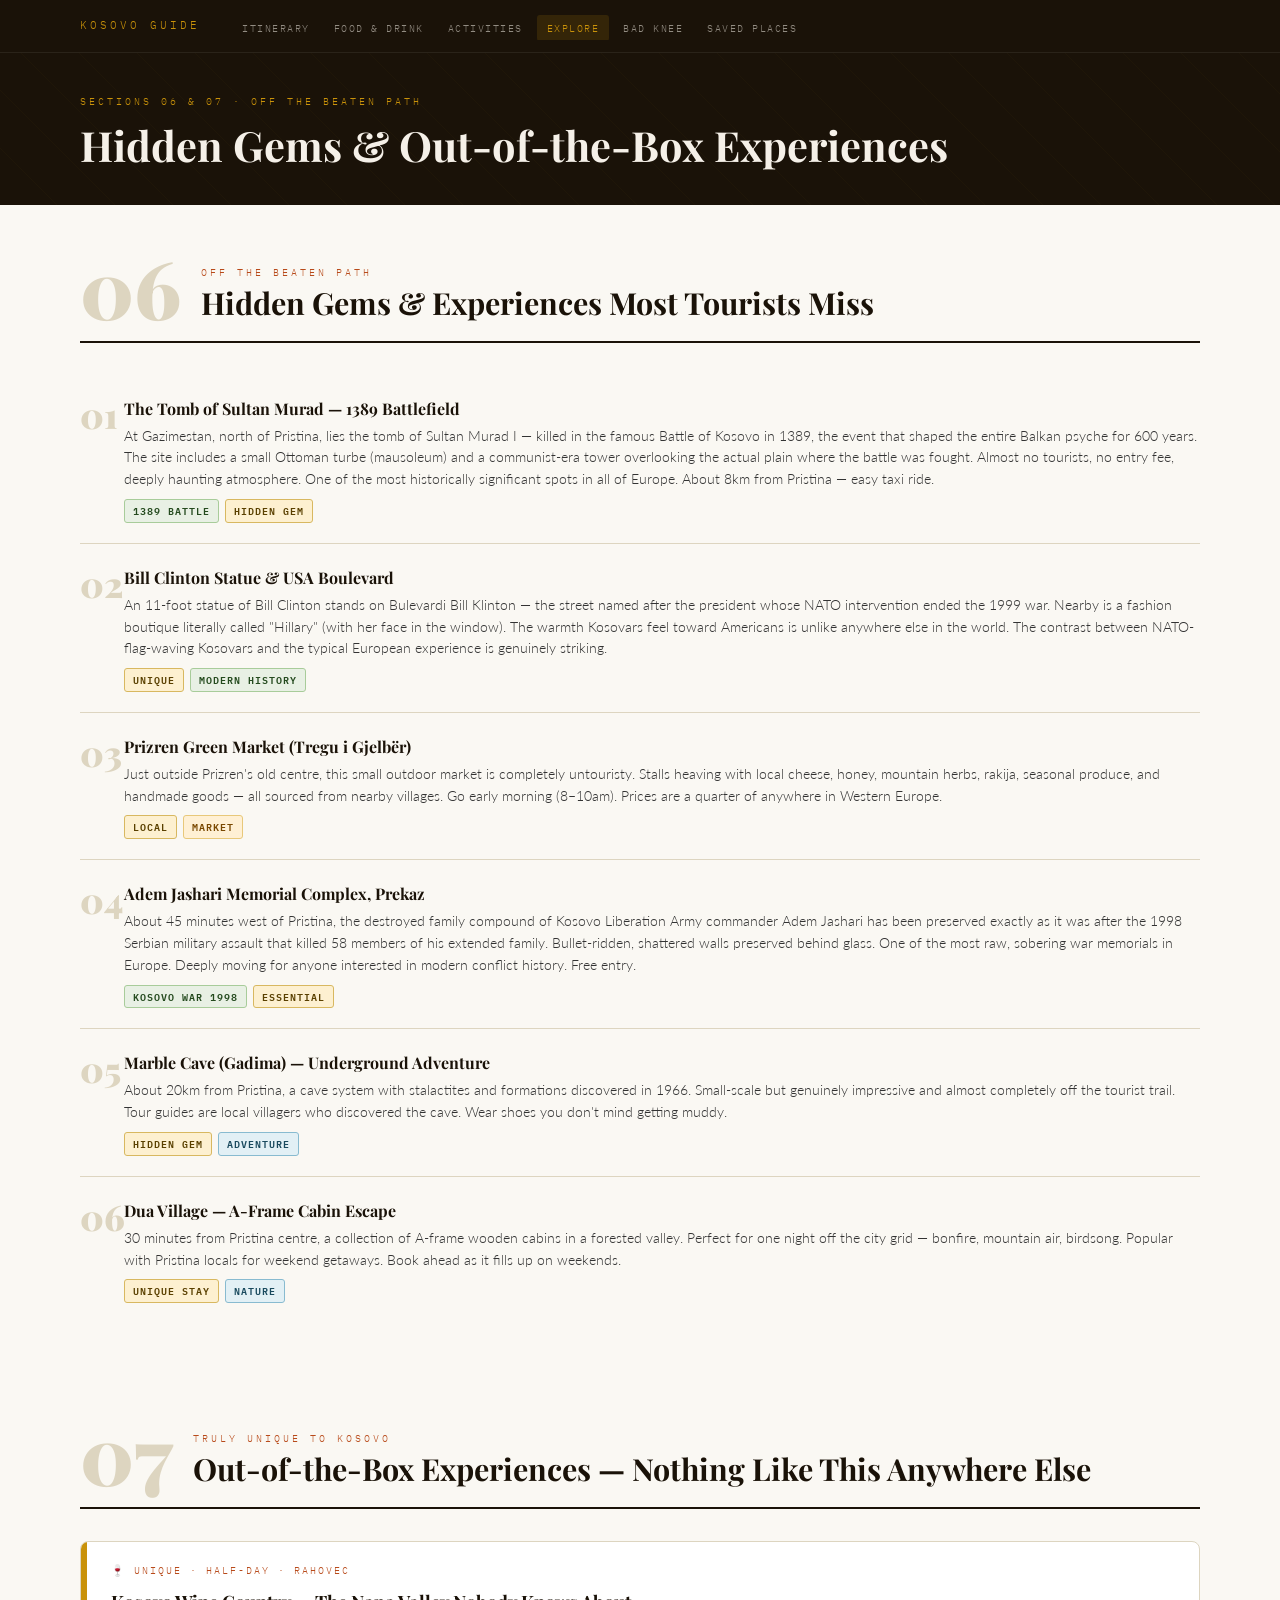
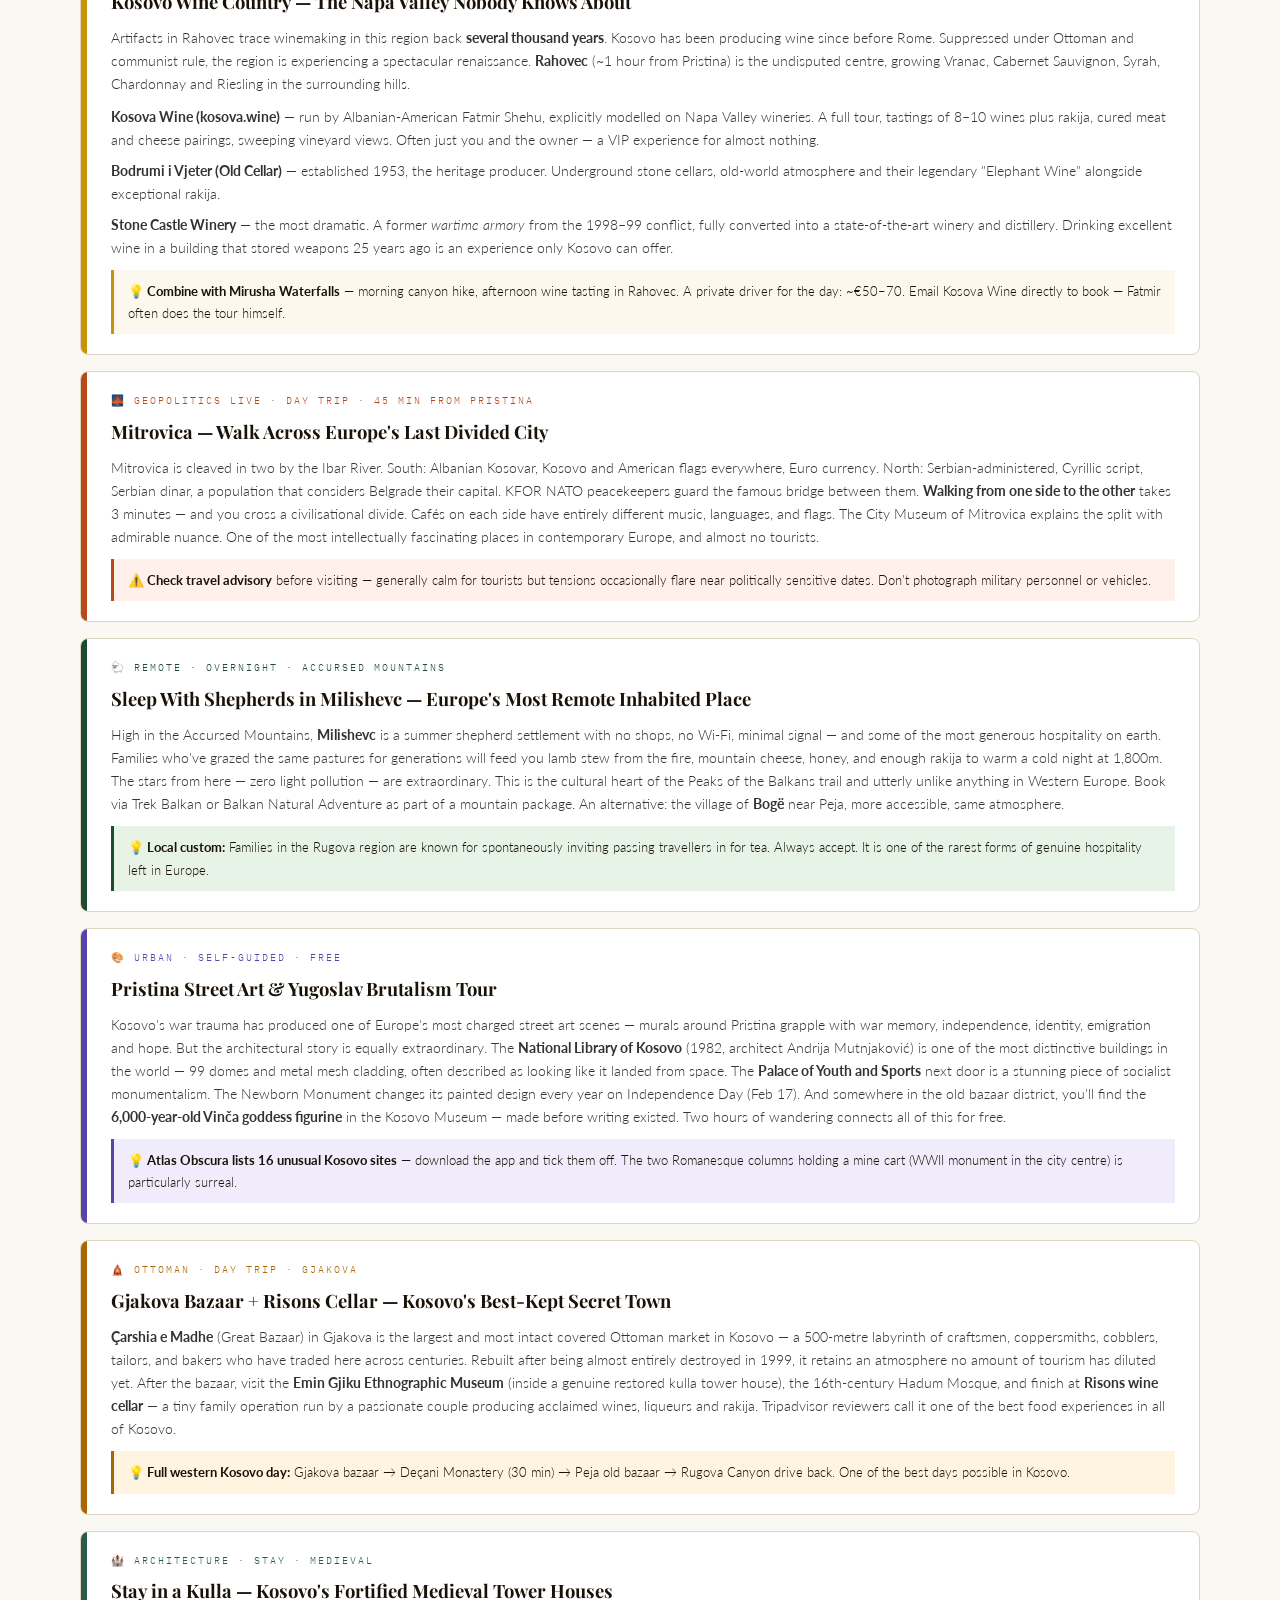
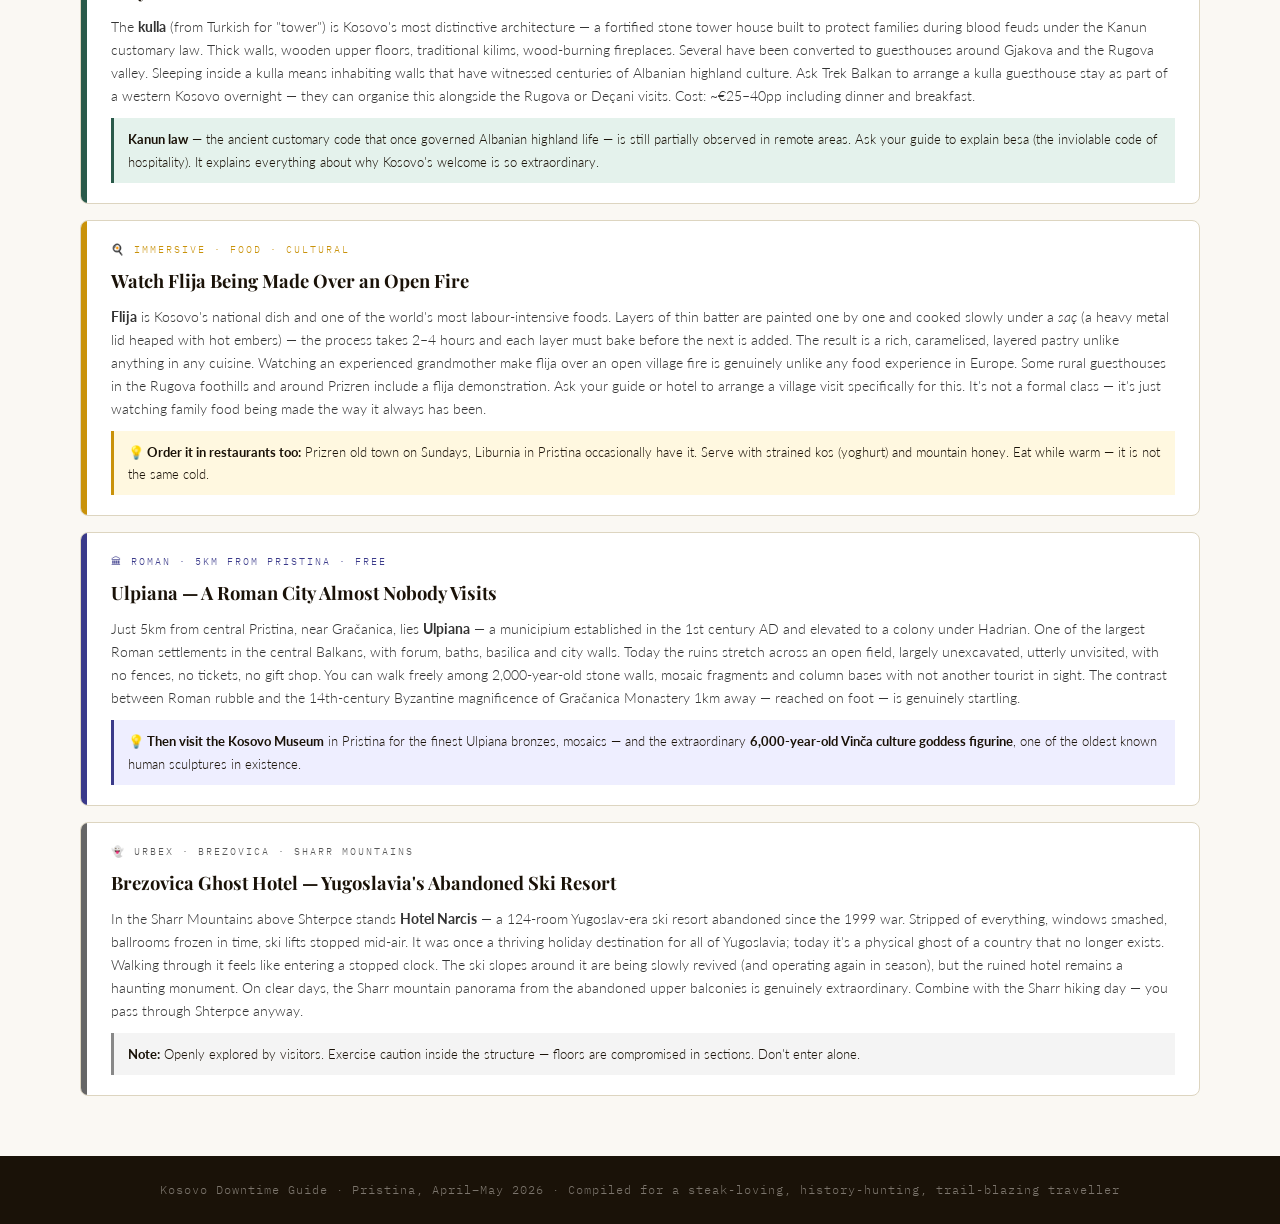
<file: kos-trip/explore.html>
<!DOCTYPE html>
<html lang="en">
<head>
  <meta charset="UTF-8">
  <meta name="viewport" content="width=device-width, initial-scale=1.0">
  <title>Explore — Kosovo Downtime Guide</title>
  <link href="https://fonts.googleapis.com/css2?family=Playfair+Display:wght@400;700;900&family=IBM+Plex+Mono:wght@400;600&family=Lato:wght@300;400;700&display=swap" rel="stylesheet">
  <link rel="stylesheet" href="css/style.css">
</head>
<body>

<nav class="site-nav" aria-label="Site navigation">
  <div class="site-nav-inner">
    <a href="index.html" class="nav-brand">Kosovo Guide</a>
    <ul class="nav-links">
      <li><a href="itinerary.html">Itinerary</a></li>
      <li><a href="food.html">Food &amp; Drink</a></li>
      <li><a href="activities.html">Activities</a></li>
      <li><a href="explore.html" class="active">Explore</a></li>
      <li><a href="contingency.html">Bad Knee</a></li>
      <li><a href="saved-places.html">Saved Places</a></li>
    </ul>
  </div>
</nav>

<header class="page-hero">
  <div class="page-hero-inner">
    <p class="page-hero-eyebrow">Sections 06 &amp; 07 · Off the Beaten Path</p>
    <h1>Hidden Gems &amp; Out-of-the-Box Experiences</h1>
  </div>
</header>

<main>
<div class="container">

<!-- ══════════════════════════════════════
     SECTION 6: HIDDEN GEMS
══════════════════════════════════════ -->
<div class="section-head">
  <div class="section-number">06</div>
  <div class="section-text">
    <div class="section-tag">Off the Beaten Path</div>
    <div class="section-title">Hidden Gems & Experiences Most Tourists Miss</div>
  </div>
</div>

<ul class="gems-list">

  <li class="gem-item">
    <div class="gem-num">01</div>
    <div class="gem-content">
      <div class="gem-name">The Tomb of Sultan Murad — 1389 Battlefield</div>
      <div class="gem-desc">At Gazimestan, north of Pristina, lies the tomb of Sultan Murad I — killed in the famous Battle of Kosovo in 1389, the event that shaped the entire Balkan psyche for 600 years. The site includes a small Ottoman turbe (mausoleum) and a communist-era tower overlooking the actual plain where the battle was fought. Almost no tourists, no entry fee, deeply haunting atmosphere. One of the most historically significant spots in all of Europe. About 8km from Pristina — easy taxi ride.</div>
      <div class="tags-row" style="margin-top:8px"><span class="tag tag-history">1389 Battle</span><span class="tag tag-gem">Hidden Gem</span></div>
    </div>
  </li>

  <li class="gem-item">
    <div class="gem-num">02</div>
    <div class="gem-content">
      <div class="gem-name">Bill Clinton Statue & USA Boulevard</div>
      <div class="gem-desc">An 11-foot statue of Bill Clinton stands on Bulevardi Bill Klinton — the street named after the president whose NATO intervention ended the 1999 war. Nearby is a fashion boutique literally called "Hillary" (with her face in the window). The warmth Kosovars feel toward Americans is unlike anywhere else in the world. The contrast between NATO-flag-waving Kosovars and the typical European experience is genuinely striking.</div>
      <div class="tags-row" style="margin-top:8px"><span class="tag tag-gem">Unique</span><span class="tag tag-history">Modern History</span></div>
    </div>
  </li>

  <li class="gem-item">
    <div class="gem-num">03</div>
    <div class="gem-content">
      <div class="gem-name">Prizren Green Market (Tregu i Gjelbër)</div>
      <div class="gem-desc">Just outside Prizren's old centre, this small outdoor market is completely untouristy. Stalls heaving with local cheese, honey, mountain herbs, rakija, seasonal produce, and handmade goods — all sourced from nearby villages. Go early morning (8–10am). Prices are a quarter of anywhere in Western Europe.</div>
      <div class="tags-row" style="margin-top:8px"><span class="tag tag-gem">Local</span><span class="tag tag-food">Market</span></div>
    </div>
  </li>

  <li class="gem-item">
    <div class="gem-num">04</div>
    <div class="gem-content">
      <div class="gem-name">Adem Jashari Memorial Complex, Prekaz</div>
      <div class="gem-desc">About 45 minutes west of Pristina, the destroyed family compound of Kosovo Liberation Army commander Adem Jashari has been preserved exactly as it was after the 1998 Serbian military assault that killed 58 members of his extended family. Bullet-ridden, shattered walls preserved behind glass. One of the most raw, sobering war memorials in Europe. Deeply moving for anyone interested in modern conflict history. Free entry.</div>
      <div class="tags-row" style="margin-top:8px"><span class="tag tag-history">Kosovo War 1998</span><span class="tag tag-gem">Essential</span></div>
    </div>
  </li>

  <li class="gem-item">
    <div class="gem-num">05</div>
    <div class="gem-content">
      <div class="gem-name">Marble Cave (Gadima) — Underground Adventure</div>
      <div class="gem-desc">About 20km from Pristina, a cave system with stalactites and formations discovered in 1966. Small-scale but genuinely impressive and almost completely off the tourist trail. Tour guides are local villagers who discovered the cave. Wear shoes you don't mind getting muddy.</div>
      <div class="tags-row" style="margin-top:8px"><span class="tag tag-gem">Hidden Gem</span><span class="tag tag-hike">Adventure</span></div>
    </div>
  </li>

  <li class="gem-item">
    <div class="gem-num">06</div>
    <div class="gem-content">
      <div class="gem-name">Dua Village — A-Frame Cabin Escape</div>
      <div class="gem-desc">30 minutes from Pristina centre, a collection of A-frame wooden cabins in a forested valley. Perfect for one night off the city grid — bonfire, mountain air, birdsong. Popular with Pristina locals for weekend getaways. Book ahead as it fills up on weekends.</div>
      <div class="tags-row" style="margin-top:8px"><span class="tag tag-gem">Unique Stay</span><span class="tag tag-hike">Nature</span></div>
    </div>
  </li>

</ul>


<!-- ══════════════════════════════════════
     SECTION 7: OUT OF THE BOX EXPERIENCES
══════════════════════════════════════ -->
<div class="section-head">
  <div class="section-number">07</div>
  <div class="section-text">
    <div class="section-tag">Truly Unique to Kosovo</div>
    <div class="section-title">Out-of-the-Box Experiences — Nothing Like This Anywhere Else</div>
  </div>
</div>

<div style="margin-bottom: 48px;">

  <!-- EXP 1: WINE COUNTRY -->
  <div style="background: white; border: 1px solid var(--border); border-radius: 8px; margin-bottom: 16px; overflow: hidden;">
    <div style="display:grid; grid-template-columns: 6px 1fr;">
      <div style="background: var(--gold);"></div>
      <div style="padding: 20px 24px;">
        <div style="font-family:'IBM Plex Mono',monospace; font-size:0.65rem; color:var(--rust); letter-spacing:2px; text-transform:uppercase; margin-bottom:6px;">🍷 Unique · Half-Day · Rahovec</div>
        <div style="font-family:'Playfair Display',serif; font-size:1.15rem; font-weight:700; margin-bottom:10px;">Kosovo Wine Country — The Napa Valley Nobody Knows About</div>
        <p style="font-size:0.87rem; line-height:1.65; color:#333; margin-bottom:10px;">Artifacts in Rahovec trace winemaking in this region back <strong>several thousand years</strong>. Kosovo has been producing wine since before Rome. Suppressed under Ottoman and communist rule, the region is experiencing a spectacular renaissance. <strong>Rahovec</strong> (~1 hour from Pristina) is the undisputed centre, growing Vranac, Cabernet Sauvignon, Syrah, Chardonnay and Riesling in the surrounding hills.</p>
        <p style="font-size:0.87rem; line-height:1.65; color:#333; margin-bottom:8px;"><strong>Kosova Wine (kosova.wine)</strong> — run by Albanian-American Fatmir Shehu, explicitly modelled on Napa Valley wineries. A full tour, tastings of 8–10 wines plus rakija, cured meat and cheese pairings, sweeping vineyard views. Often just you and the owner — a VIP experience for almost nothing.</p>
        <p style="font-size:0.87rem; line-height:1.65; color:#333; margin-bottom:8px;"><strong>Bodrumi i Vjeter (Old Cellar)</strong> — established 1953, the heritage producer. Underground stone cellars, old-world atmosphere and their legendary "Elephant Wine" alongside exceptional rakija.</p>
        <p style="font-size:0.87rem; line-height:1.65; color:#333; margin-bottom:10px;"><strong>Stone Castle Winery</strong> — the most dramatic. A former <em>wartime armory</em> from the 1998–99 conflict, fully converted into a state-of-the-art winery and distillery. Drinking excellent wine in a building that stored weapons 25 years ago is an experience only Kosovo can offer.</p>
        <div style="background:#fdf8ee; border-left:3px solid var(--gold); padding:10px 14px; font-size:0.82rem;"><strong>💡 Combine with Mirusha Waterfalls</strong> — morning canyon hike, afternoon wine tasting in Rahovec. A private driver for the day: ~€50–70. Email Kosova Wine directly to book — Fatmir often does the tour himself.</div>
      </div>
    </div>
  </div>

  <!-- EXP 2: DIVIDED MITROVICA -->
  <div style="background: white; border: 1px solid var(--border); border-radius: 8px; margin-bottom: 16px; overflow: hidden;">
    <div style="display:grid; grid-template-columns: 6px 1fr;">
      <div style="background: var(--rust);"></div>
      <div style="padding: 20px 24px;">
        <div style="font-family:'IBM Plex Mono',monospace; font-size:0.65rem; color:var(--rust); letter-spacing:2px; text-transform:uppercase; margin-bottom:6px;">🌉 Geopolitics Live · Day Trip · 45 Min from Pristina</div>
        <div style="font-family:'Playfair Display',serif; font-size:1.15rem; font-weight:700; margin-bottom:10px;">Mitrovica — Walk Across Europe's Last Divided City</div>
        <p style="font-size:0.87rem; line-height:1.65; color:#333; margin-bottom:10px;">Mitrovica is cleaved in two by the Ibar River. South: Albanian Kosovar, Kosovo and American flags everywhere, Euro currency. North: Serbian-administered, Cyrillic script, Serbian dinar, a population that considers Belgrade their capital. KFOR NATO peacekeepers guard the famous bridge between them. <strong>Walking from one side to the other</strong> takes 3 minutes — and you cross a civilisational divide. Cafés on each side have entirely different music, languages, and flags. The City Museum of Mitrovica explains the split with admirable nuance. One of the most intellectually fascinating places in contemporary Europe, and almost no tourists.</p>
        <div style="background:#fff0ec; border-left:3px solid var(--rust); padding:10px 14px; font-size:0.82rem;"><strong>⚠️ Check travel advisory</strong> before visiting — generally calm for tourists but tensions occasionally flare near politically sensitive dates. Don't photograph military personnel or vehicles.</div>
      </div>
    </div>
  </div>

  <!-- EXP 3: SHEPHERD OVERNIGHT -->
  <div style="background: white; border: 1px solid var(--border); border-radius: 8px; margin-bottom: 16px; overflow: hidden;">
    <div style="display:grid; grid-template-columns: 6px 1fr;">
      <div style="background: var(--forest);"></div>
      <div style="padding: 20px 24px;">
        <div style="font-family:'IBM Plex Mono',monospace; font-size:0.65rem; color:var(--forest); letter-spacing:2px; text-transform:uppercase; margin-bottom:6px;">🐑 Remote · Overnight · Accursed Mountains</div>
        <div style="font-family:'Playfair Display',serif; font-size:1.15rem; font-weight:700; margin-bottom:10px;">Sleep With Shepherds in Milishevc — Europe's Most Remote Inhabited Place</div>
        <p style="font-size:0.87rem; line-height:1.65; color:#333; margin-bottom:10px;">High in the Accursed Mountains, <strong>Milishevc</strong> is a summer shepherd settlement with no shops, no Wi-Fi, minimal signal — and some of the most generous hospitality on earth. Families who've grazed the same pastures for generations will feed you lamb stew from the fire, mountain cheese, honey, and enough rakija to warm a cold night at 1,800m. The stars from here — zero light pollution — are extraordinary. This is the cultural heart of the Peaks of the Balkans trail and utterly unlike anything in Western Europe. Book via Trek Balkan or Balkan Natural Adventure as part of a mountain package. An alternative: the village of <strong>Bogë</strong> near Peja, more accessible, same atmosphere.</p>
        <div style="background:#e8f3e8; border-left:3px solid var(--forest); padding:10px 14px; font-size:0.82rem;"><strong>💡 Local custom:</strong> Families in the Rugova region are known for spontaneously inviting passing travellers in for tea. Always accept. It is one of the rarest forms of genuine hospitality left in Europe.</div>
      </div>
    </div>
  </div>

  <!-- EXP 4: STREET ART + BRUTALIST TOUR -->
  <div style="background: white; border: 1px solid var(--border); border-radius: 8px; margin-bottom: 16px; overflow: hidden;">
    <div style="display:grid; grid-template-columns: 6px 1fr;">
      <div style="background: #5544aa;"></div>
      <div style="padding: 20px 24px;">
        <div style="font-family:'IBM Plex Mono',monospace; font-size:0.65rem; color:#5544aa; letter-spacing:2px; text-transform:uppercase; margin-bottom:6px;">🎨 Urban · Self-Guided · Free</div>
        <div style="font-family:'Playfair Display',serif; font-size:1.15rem; font-weight:700; margin-bottom:10px;">Pristina Street Art & Yugoslav Brutalism Tour</div>
        <p style="font-size:0.87rem; line-height:1.65; color:#333; margin-bottom:10px;">Kosovo's war trauma has produced one of Europe's most charged street art scenes — murals around Pristina grapple with war memory, independence, identity, emigration and hope. But the architectural story is equally extraordinary. The <strong>National Library of Kosovo</strong> (1982, architect Andrija Mutnjaković) is one of the most distinctive buildings in the world — 99 domes and metal mesh cladding, often described as looking like it landed from space. The <strong>Palace of Youth and Sports</strong> next door is a stunning piece of socialist monumentalism. The Newborn Monument changes its painted design every year on Independence Day (Feb 17). And somewhere in the old bazaar district, you'll find the <strong>6,000-year-old Vinča goddess figurine</strong> in the Kosovo Museum — made before writing existed. Two hours of wandering connects all of this for free.</p>
        <div style="background:#f0ecfb; border-left:3px solid #5544aa; padding:10px 14px; font-size:0.82rem;"><strong>💡 Atlas Obscura lists 16 unusual Kosovo sites</strong> — download the app and tick them off. The two Romanesque columns holding a mine cart (WWII monument in the city centre) is particularly surreal.</div>
      </div>
    </div>
  </div>

  <!-- EXP 5: GJAKOVA BAZAAR -->
  <div style="background: white; border: 1px solid var(--border); border-radius: 8px; margin-bottom: 16px; overflow: hidden;">
    <div style="display:grid; grid-template-columns: 6px 1fr;">
      <div style="background: #aa6600;"></div>
      <div style="padding: 20px 24px;">
        <div style="font-family:'IBM Plex Mono',monospace; font-size:0.65rem; color:#aa6600; letter-spacing:2px; text-transform:uppercase; margin-bottom:6px;">🛕 Ottoman · Day Trip · Gjakova</div>
        <div style="font-family:'Playfair Display',serif; font-size:1.15rem; font-weight:700; margin-bottom:10px;">Gjakova Bazaar + Risons Cellar — Kosovo's Best-Kept Secret Town</div>
        <p style="font-size:0.87rem; line-height:1.65; color:#333; margin-bottom:10px;"><strong>Çarshia e Madhe</strong> (Great Bazaar) in Gjakova is the largest and most intact covered Ottoman market in Kosovo — a 500-metre labyrinth of craftsmen, coppersmiths, cobblers, tailors, and bakers who have traded here across centuries. Rebuilt after being almost entirely destroyed in 1999, it retains an atmosphere no amount of tourism has diluted yet. After the bazaar, visit the <strong>Emin Gjiku Ethnographic Museum</strong> (inside a genuine restored kulla tower house), the 16th-century Hadum Mosque, and finish at <strong>Risons wine cellar</strong> — a tiny family operation run by a passionate couple producing acclaimed wines, liqueurs and rakija. Tripadvisor reviewers call it one of the best food experiences in all of Kosovo.</p>
        <div style="background:#fff4e0; border-left:3px solid #aa6600; padding:10px 14px; font-size:0.82rem;"><strong>💡 Full western Kosovo day:</strong> Gjakova bazaar → Deçani Monastery (30 min) → Peja old bazaar → Rugova Canyon drive back. One of the best days possible in Kosovo.</div>
      </div>
    </div>
  </div>

  <!-- EXP 6: KULLA STAY -->
  <div style="background: white; border: 1px solid var(--border); border-radius: 8px; margin-bottom: 16px; overflow: hidden;">
    <div style="display:grid; grid-template-columns: 6px 1fr;">
      <div style="background: #2a5a4a;"></div>
      <div style="padding: 20px 24px;">
        <div style="font-family:'IBM Plex Mono',monospace; font-size:0.65rem; color:#2a5a4a; letter-spacing:2px; text-transform:uppercase; margin-bottom:6px;">🏰 Architecture · Stay · Medieval</div>
        <div style="font-family:'Playfair Display',serif; font-size:1.15rem; font-weight:700; margin-bottom:10px;">Stay in a Kulla — Kosovo's Fortified Medieval Tower Houses</div>
        <p style="font-size:0.87rem; line-height:1.65; color:#333; margin-bottom:10px;">The <strong>kulla</strong> (from Turkish for "tower") is Kosovo's most distinctive architecture — a fortified stone tower house built to protect families during blood feuds under the Kanun customary law. Thick walls, wooden upper floors, traditional kilims, wood-burning fireplaces. Several have been converted to guesthouses around Gjakova and the Rugova valley. Sleeping inside a kulla means inhabiting walls that have witnessed centuries of Albanian highland culture. Ask Trek Balkan to arrange a kulla guesthouse stay as part of a western Kosovo overnight — they can organise this alongside the Rugova or Deçani visits. Cost: ~€25–40pp including dinner and breakfast.</p>
        <div style="background:#e4f2ec; border-left:3px solid #2a5a4a; padding:10px 14px; font-size:0.82rem;"><strong>Kanun law</strong> — the ancient customary code that once governed Albanian highland life — is still partially observed in remote areas. Ask your guide to explain besa (the inviolable code of hospitality). It explains everything about why Kosovo's welcome is so extraordinary.</div>
      </div>
    </div>
  </div>

  <!-- EXP 7: FLIJA COOKING -->
  <div style="background: white; border: 1px solid var(--border); border-radius: 8px; margin-bottom: 16px; overflow: hidden;">
    <div style="display:grid; grid-template-columns: 6px 1fr;">
      <div style="background: #c9920a;"></div>
      <div style="padding: 20px 24px;">
        <div style="font-family:'IBM Plex Mono',monospace; font-size:0.65rem; color:#c9920a; letter-spacing:2px; text-transform:uppercase; margin-bottom:6px;">🍳 Immersive · Food · Cultural</div>
        <div style="font-family:'Playfair Display',serif; font-size:1.15rem; font-weight:700; margin-bottom:10px;">Watch Flija Being Made Over an Open Fire</div>
        <p style="font-size:0.87rem; line-height:1.65; color:#333; margin-bottom:10px;"><strong>Flija</strong> is Kosovo's national dish and one of the world's most labour-intensive foods. Layers of thin batter are painted one by one and cooked slowly under a <em>saç</em> (a heavy metal lid heaped with hot embers) — the process takes 2–4 hours and each layer must bake before the next is added. The result is a rich, caramelised, layered pastry unlike anything in any cuisine. Watching an experienced grandmother make flija over an open village fire is genuinely unlike any food experience in Europe. Some rural guesthouses in the Rugova foothills and around Prizren include a flija demonstration. Ask your guide or hotel to arrange a village visit specifically for this. It's not a formal class — it's just watching family food being made the way it always has been.</p>
        <div style="background:#fff8e0; border-left:3px solid #c9920a; padding:10px 14px; font-size:0.82rem;"><strong>💡 Order it in restaurants too:</strong> Prizren old town on Sundays, Liburnia in Pristina occasionally have it. Serve with strained kos (yoghurt) and mountain honey. Eat while warm — it is not the same cold.</div>
      </div>
    </div>
  </div>

  <!-- EXP 8: ULPIANA ROMAN RUINS -->
  <div style="background: white; border: 1px solid var(--border); border-radius: 8px; margin-bottom: 16px; overflow: hidden;">
    <div style="display:grid; grid-template-columns: 6px 1fr;">
      <div style="background: #3a3a8a;"></div>
      <div style="padding: 20px 24px;">
        <div style="font-family:'IBM Plex Mono',monospace; font-size:0.65rem; color:#3a3a8a; letter-spacing:2px; text-transform:uppercase; margin-bottom:6px;">🏛 Roman · 5km from Pristina · Free</div>
        <div style="font-family:'Playfair Display',serif; font-size:1.15rem; font-weight:700; margin-bottom:10px;">Ulpiana — A Roman City Almost Nobody Visits</div>
        <p style="font-size:0.87rem; line-height:1.65; color:#333; margin-bottom:10px;">Just 5km from central Pristina, near Gračanica, lies <strong>Ulpiana</strong> — a municipium established in the 1st century AD and elevated to a colony under Hadrian. One of the largest Roman settlements in the central Balkans, with forum, baths, basilica and city walls. Today the ruins stretch across an open field, largely unexcavated, utterly unvisited, with no fences, no tickets, no gift shop. You can walk freely among 2,000-year-old stone walls, mosaic fragments and column bases with not another tourist in sight. The contrast between Roman rubble and the 14th-century Byzantine magnificence of Gračanica Monastery 1km away — reached on foot — is genuinely startling.</p>
        <div style="background:#eeeeff; border-left:3px solid #3a3a8a; padding:10px 14px; font-size:0.82rem;"><strong>💡 Then visit the Kosovo Museum</strong> in Pristina for the finest Ulpiana bronzes, mosaics — and the extraordinary <strong>6,000-year-old Vinča culture goddess figurine</strong>, one of the oldest known human sculptures in existence.</div>
      </div>
    </div>
  </div>

  <!-- EXP 9: BREZOVICA GHOST HOTEL -->
  <div style="background: white; border: 1px solid var(--border); border-radius: 8px; margin-bottom: 0; overflow: hidden;">
    <div style="display:grid; grid-template-columns: 6px 1fr;">
      <div style="background: #666;"></div>
      <div style="padding: 20px 24px;">
        <div style="font-family:'IBM Plex Mono',monospace; font-size:0.65rem; color:#555; letter-spacing:2px; text-transform:uppercase; margin-bottom:6px;">👻 Urbex · Brezovica · Sharr Mountains</div>
        <div style="font-family:'Playfair Display',serif; font-size:1.15rem; font-weight:700; margin-bottom:10px;">Brezovica Ghost Hotel — Yugoslavia's Abandoned Ski Resort</div>
        <p style="font-size:0.87rem; line-height:1.65; color:#333; margin-bottom:10px;">In the Sharr Mountains above Shterpce stands <strong>Hotel Narcis</strong> — a 124-room Yugoslav-era ski resort abandoned since the 1999 war. Stripped of everything, windows smashed, ballrooms frozen in time, ski lifts stopped mid-air. It was once a thriving holiday destination for all of Yugoslavia; today it's a physical ghost of a country that no longer exists. Walking through it feels like entering a stopped clock. The ski slopes around it are being slowly revived (and operating again in season), but the ruined hotel remains a haunting monument. On clear days, the Sharr mountain panorama from the abandoned upper balconies is genuinely extraordinary. Combine with the Sharr hiking day — you pass through Shterpce anyway.</p>
        <div style="background:#f4f4f4; border-left:3px solid #888; padding:10px 14px; font-size:0.82rem;"><strong>Note:</strong> Openly explored by visitors. Exercise caution inside the structure — floors are compromised in sections. Don't enter alone.</div>
      </div>
    </div>
  </div>

</div><!-- end OOB section -->


<!-- ══════════════════════════════════════
     TIPS STRIP
══════════════════════════════════════ -->


</div><!-- end container -->
</main>

<footer>Kosovo Downtime Guide · Pristina, April–May 2026 · Compiled for a steak-loving, history-hunting, trail-blazing traveller</footer>
</body>
</html>
</file>
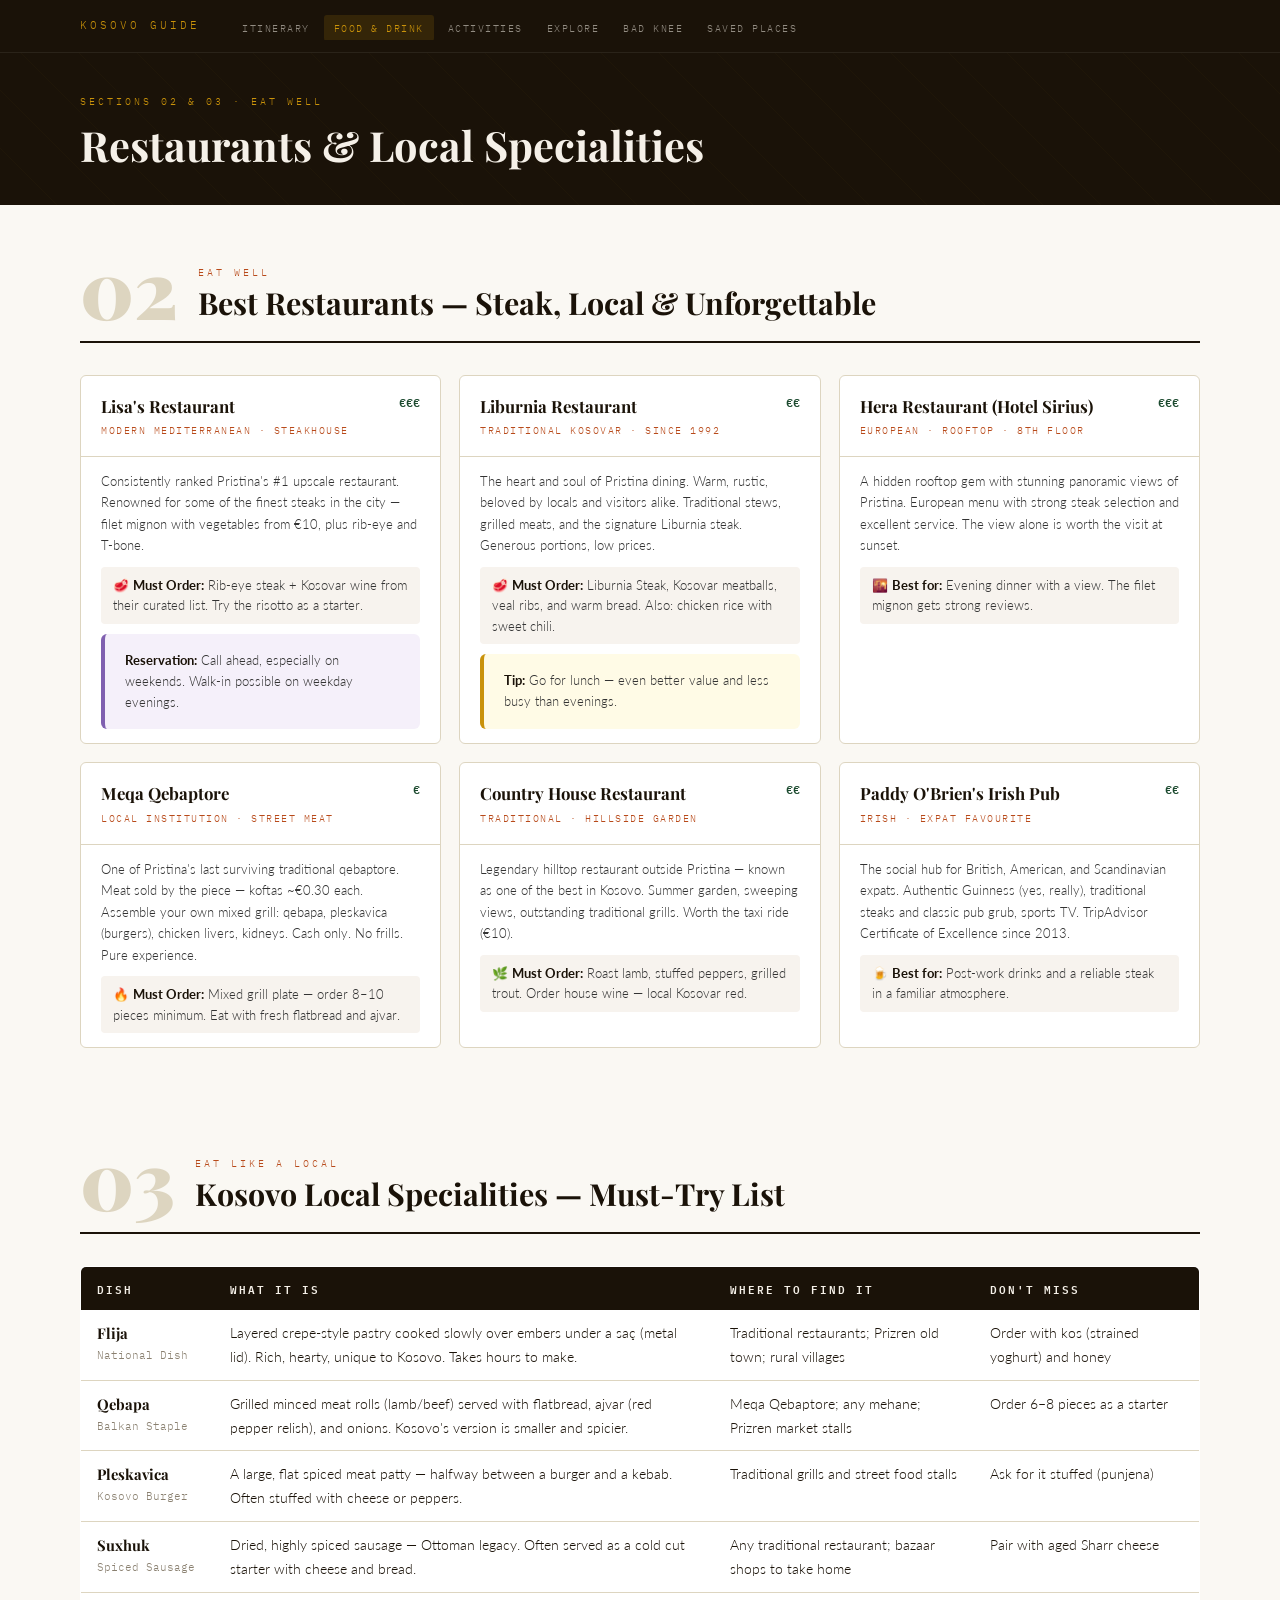
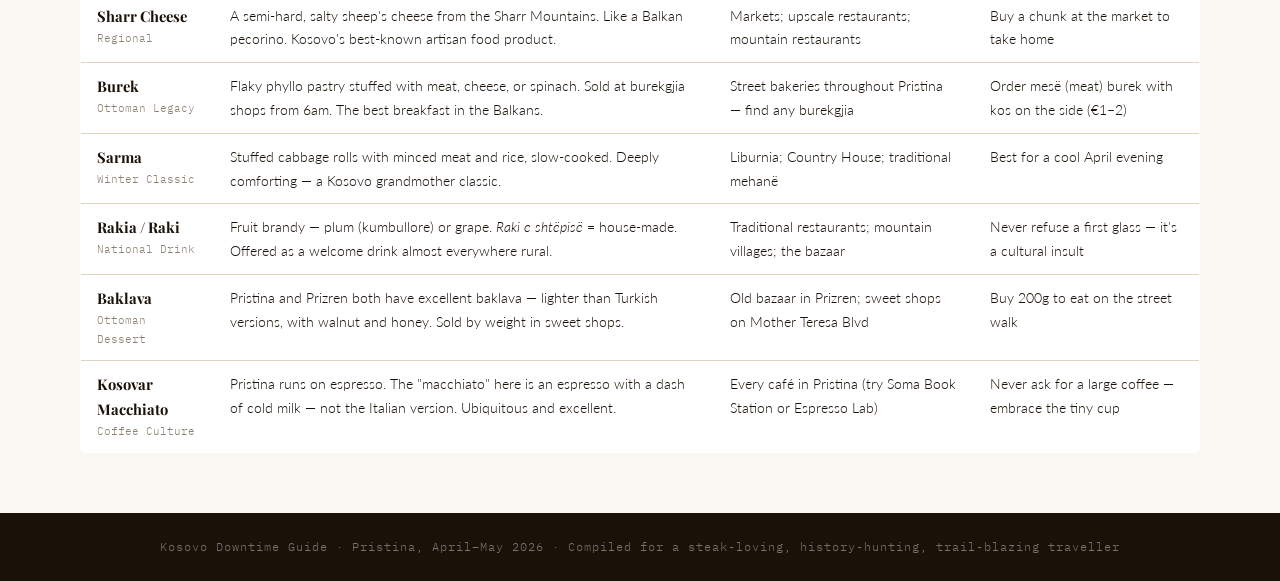
<file: kos-trip/food.html>
<!DOCTYPE html>
<html lang="en">
<head>
  <meta charset="UTF-8">
  <meta name="viewport" content="width=device-width, initial-scale=1.0">
  <title>Food &amp; Drink — Kosovo Downtime Guide</title>
  <link href="https://fonts.googleapis.com/css2?family=Playfair+Display:wght@400;700;900&family=IBM+Plex+Mono:wght@400;600&family=Lato:wght@300;400;700&display=swap" rel="stylesheet">
  <link rel="stylesheet" href="css/style.css">
</head>
<body>

<nav class="site-nav" aria-label="Site navigation">
  <div class="site-nav-inner">
    <a href="index.html" class="nav-brand">Kosovo Guide</a>
    <ul class="nav-links">
      <li><a href="itinerary.html">Itinerary</a></li>
      <li><a href="food.html" class="active">Food &amp; Drink</a></li>
      <li><a href="activities.html">Activities</a></li>
      <li><a href="explore.html">Explore</a></li>
      <li><a href="contingency.html">Bad Knee</a></li>
      <li><a href="saved-places.html">Saved Places</a></li>
    </ul>
  </div>
</nav>

<header class="page-hero">
  <div class="page-hero-inner">
    <p class="page-hero-eyebrow">Sections 02 &amp; 03 · Eat Well</p>
    <h1>Restaurants &amp; Local Specialities</h1>
  </div>
</header>

<main>
<div class="container">

<!-- SECTION 2: RESTAURANTS -->
<div class="section-head">
  <div class="section-number">02</div>
  <div class="section-text">
    <div class="section-tag">Eat Well</div>
    <div class="section-title">Best Restaurants — Steak, Local &amp; Unforgettable</div>
  </div>
</div>

<div class="rest-grid">

  <article class="rest-card">
    <div class="rest-header">
      <div><div class="rest-name">Lisa's Restaurant</div><div class="rest-type">Modern Mediterranean · Steakhouse</div></div>
      <div class="rest-price">€€€</div>
    </div>
    <div class="rest-body">
      Consistently ranked Pristina's #1 upscale restaurant. Renowned for some of the finest steaks in the city — filet mignon with vegetables from €10, plus rib-eye and T-bone.
      <div class="rest-must">🥩 <strong>Must Order:</strong> Rib-eye steak + Kosovar wine from their curated list. Try the risotto as a starter.</div>
      <div class="callout callout-res" style="margin-top:10px"><strong>Reservation:</strong> Call ahead, especially on weekends. Walk-in possible on weekday evenings.</div>
    </div>
  </article>

  <article class="rest-card">
    <div class="rest-header">
      <div><div class="rest-name">Liburnia Restaurant</div><div class="rest-type">Traditional Kosovar · Since 1992</div></div>
      <div class="rest-price">€€</div>
    </div>
    <div class="rest-body">
      The heart and soul of Pristina dining. Warm, rustic, beloved by locals and visitors alike. Traditional stews, grilled meats, and the signature Liburnia steak. Generous portions, low prices.
      <div class="rest-must">🥩 <strong>Must Order:</strong> Liburnia Steak, Kosovar meatballs, veal ribs, and warm bread. Also: chicken rice with sweet chili.</div>
      <div class="callout callout-tip" style="margin-top:10px"><strong>Tip:</strong> Go for lunch — even better value and less busy than evenings.</div>
    </div>
  </article>

  <article class="rest-card">
    <div class="rest-header">
      <div><div class="rest-name">Hera Restaurant (Hotel Sirius)</div><div class="rest-type">European · Rooftop · 8th Floor</div></div>
      <div class="rest-price">€€€</div>
    </div>
    <div class="rest-body">
      A hidden rooftop gem with stunning panoramic views of Pristina. European menu with strong steak selection and excellent service. The view alone is worth the visit at sunset.
      <div class="rest-must">🌇 <strong>Best for:</strong> Evening dinner with a view. The filet mignon gets strong reviews.</div>
    </div>
  </article>

  <article class="rest-card">
    <div class="rest-header">
      <div><div class="rest-name">Meqa Qebaptore</div><div class="rest-type">Local Institution · Street Meat</div></div>
      <div class="rest-price">€</div>
    </div>
    <div class="rest-body">
      One of Pristina's last surviving traditional qebaptore. Meat sold by the piece — koftas ~€0.30 each. Assemble your own mixed grill: qebapa, pleskavica (burgers), chicken livers, kidneys. Cash only. No frills. Pure experience.
      <div class="rest-must">🔥 <strong>Must Order:</strong> Mixed grill plate — order 8–10 pieces minimum. Eat with fresh flatbread and ajvar.</div>
    </div>
  </article>

  <article class="rest-card">
    <div class="rest-header">
      <div><div class="rest-name">Country House Restaurant</div><div class="rest-type">Traditional · Hillside Garden</div></div>
      <div class="rest-price">€€</div>
    </div>
    <div class="rest-body">
      Legendary hilltop restaurant outside Pristina — known as one of the best in Kosovo. Summer garden, sweeping views, outstanding traditional grills. Worth the taxi ride (€10).
      <div class="rest-must">🌿 <strong>Must Order:</strong> Roast lamb, stuffed peppers, grilled trout. Order house wine — local Kosovar red.</div>
    </div>
  </article>

  <article class="rest-card">
    <div class="rest-header">
      <div><div class="rest-name">Paddy O'Brien's Irish Pub</div><div class="rest-type">Irish · Expat Favourite</div></div>
      <div class="rest-price">€€</div>
    </div>
    <div class="rest-body">
      The social hub for British, American, and Scandinavian expats. Authentic Guinness (yes, really), traditional steaks and classic pub grub, sports TV. TripAdvisor Certificate of Excellence since 2013.
      <div class="rest-must">🍺 <strong>Best for:</strong> Post-work drinks and a reliable steak in a familiar atmosphere.</div>
    </div>
  </article>

</div>


<!-- SECTION 3: LOCAL SPECIALITIES -->
<div class="section-head">
  <div class="section-number">03</div>
  <div class="section-text">
    <div class="section-tag">Eat Like a Local</div>
    <div class="section-title">Kosovo Local Specialities — Must-Try List</div>
  </div>
</div>

<table class="food-table">
  <thead>
    <tr>
      <th>Dish</th>
      <th>What It Is</th>
      <th>Where to Find It</th>
      <th>Don't Miss</th>
    </tr>
  </thead>
  <tbody>
    <tr>
      <td><div class="food-name">Flija</div><div class="food-origin">National Dish</div></td>
      <td>Layered crepe-style pastry cooked slowly over embers under a saç (metal lid). Rich, hearty, unique to Kosovo. Takes hours to make.</td>
      <td>Traditional restaurants; Prizren old town; rural villages</td>
      <td>Order with kos (strained yoghurt) and honey</td>
    </tr>
    <tr>
      <td><div class="food-name">Qebapa</div><div class="food-origin">Balkan Staple</div></td>
      <td>Grilled minced meat rolls (lamb/beef) served with flatbread, ajvar (red pepper relish), and onions. Kosovo's version is smaller and spicier.</td>
      <td>Meqa Qebaptore; any mehane; Prizren market stalls</td>
      <td>Order 6–8 pieces as a starter</td>
    </tr>
    <tr>
      <td><div class="food-name">Pleskavica</div><div class="food-origin">Kosovo Burger</div></td>
      <td>A large, flat spiced meat patty — halfway between a burger and a kebab. Often stuffed with cheese or peppers.</td>
      <td>Traditional grills and street food stalls</td>
      <td>Ask for it stuffed (punjena)</td>
    </tr>
    <tr>
      <td><div class="food-name">Suxhuk</div><div class="food-origin">Spiced Sausage</div></td>
      <td>Dried, highly spiced sausage — Ottoman legacy. Often served as a cold cut starter with cheese and bread.</td>
      <td>Any traditional restaurant; bazaar shops to take home</td>
      <td>Pair with aged Sharr cheese</td>
    </tr>
    <tr>
      <td><div class="food-name">Sharr Cheese</div><div class="food-origin">Regional</div></td>
      <td>A semi-hard, salty sheep's cheese from the Sharr Mountains. Like a Balkan pecorino. Kosovo's best-known artisan food product.</td>
      <td>Markets; upscale restaurants; mountain restaurants</td>
      <td>Buy a chunk at the market to take home</td>
    </tr>
    <tr>
      <td><div class="food-name">Burek</div><div class="food-origin">Ottoman Legacy</div></td>
      <td>Flaky phyllo pastry stuffed with meat, cheese, or spinach. Sold at burekgjia shops from 6am. The best breakfast in the Balkans.</td>
      <td>Street bakeries throughout Pristina — find any burekgjia</td>
      <td>Order mesë (meat) burek with kos on the side (€1–2)</td>
    </tr>
    <tr>
      <td><div class="food-name">Sarma</div><div class="food-origin">Winter Classic</div></td>
      <td>Stuffed cabbage rolls with minced meat and rice, slow-cooked. Deeply comforting — a Kosovo grandmother classic.</td>
      <td>Liburnia; Country House; traditional mehanë</td>
      <td>Best for a cool April evening</td>
    </tr>
    <tr>
      <td><div class="food-name">Rakia / Raki</div><div class="food-origin">National Drink</div></td>
      <td>Fruit brandy — plum (kumbullore) or grape. <em>Raki e shtëpisë</em> = house-made. Offered as a welcome drink almost everywhere rural.</td>
      <td>Traditional restaurants; mountain villages; the bazaar</td>
      <td>Never refuse a first glass — it's a cultural insult</td>
    </tr>
    <tr>
      <td><div class="food-name">Baklava</div><div class="food-origin">Ottoman Dessert</div></td>
      <td>Pristina and Prizren both have excellent baklava — lighter than Turkish versions, with walnut and honey. Sold by weight in sweet shops.</td>
      <td>Old bazaar in Prizren; sweet shops on Mother Teresa Blvd</td>
      <td>Buy 200g to eat on the street walk</td>
    </tr>
    <tr>
      <td><div class="food-name">Kosovar Macchiato</div><div class="food-origin">Coffee Culture</div></td>
      <td>Pristina runs on espresso. The "macchiato" here is an espresso with a dash of cold milk — not the Italian version. Ubiquitous and excellent.</td>
      <td>Every café in Pristina (try Soma Book Station or Espresso Lab)</td>
      <td>Never ask for a large coffee — embrace the tiny cup</td>
    </tr>
  </tbody>
</table>

</div><!-- end container -->
</main>

<footer>Kosovo Downtime Guide · Pristina, April–May 2026 · Compiled for a steak-loving, history-hunting, trail-blazing traveller</footer>
</body>
</html>
</file>
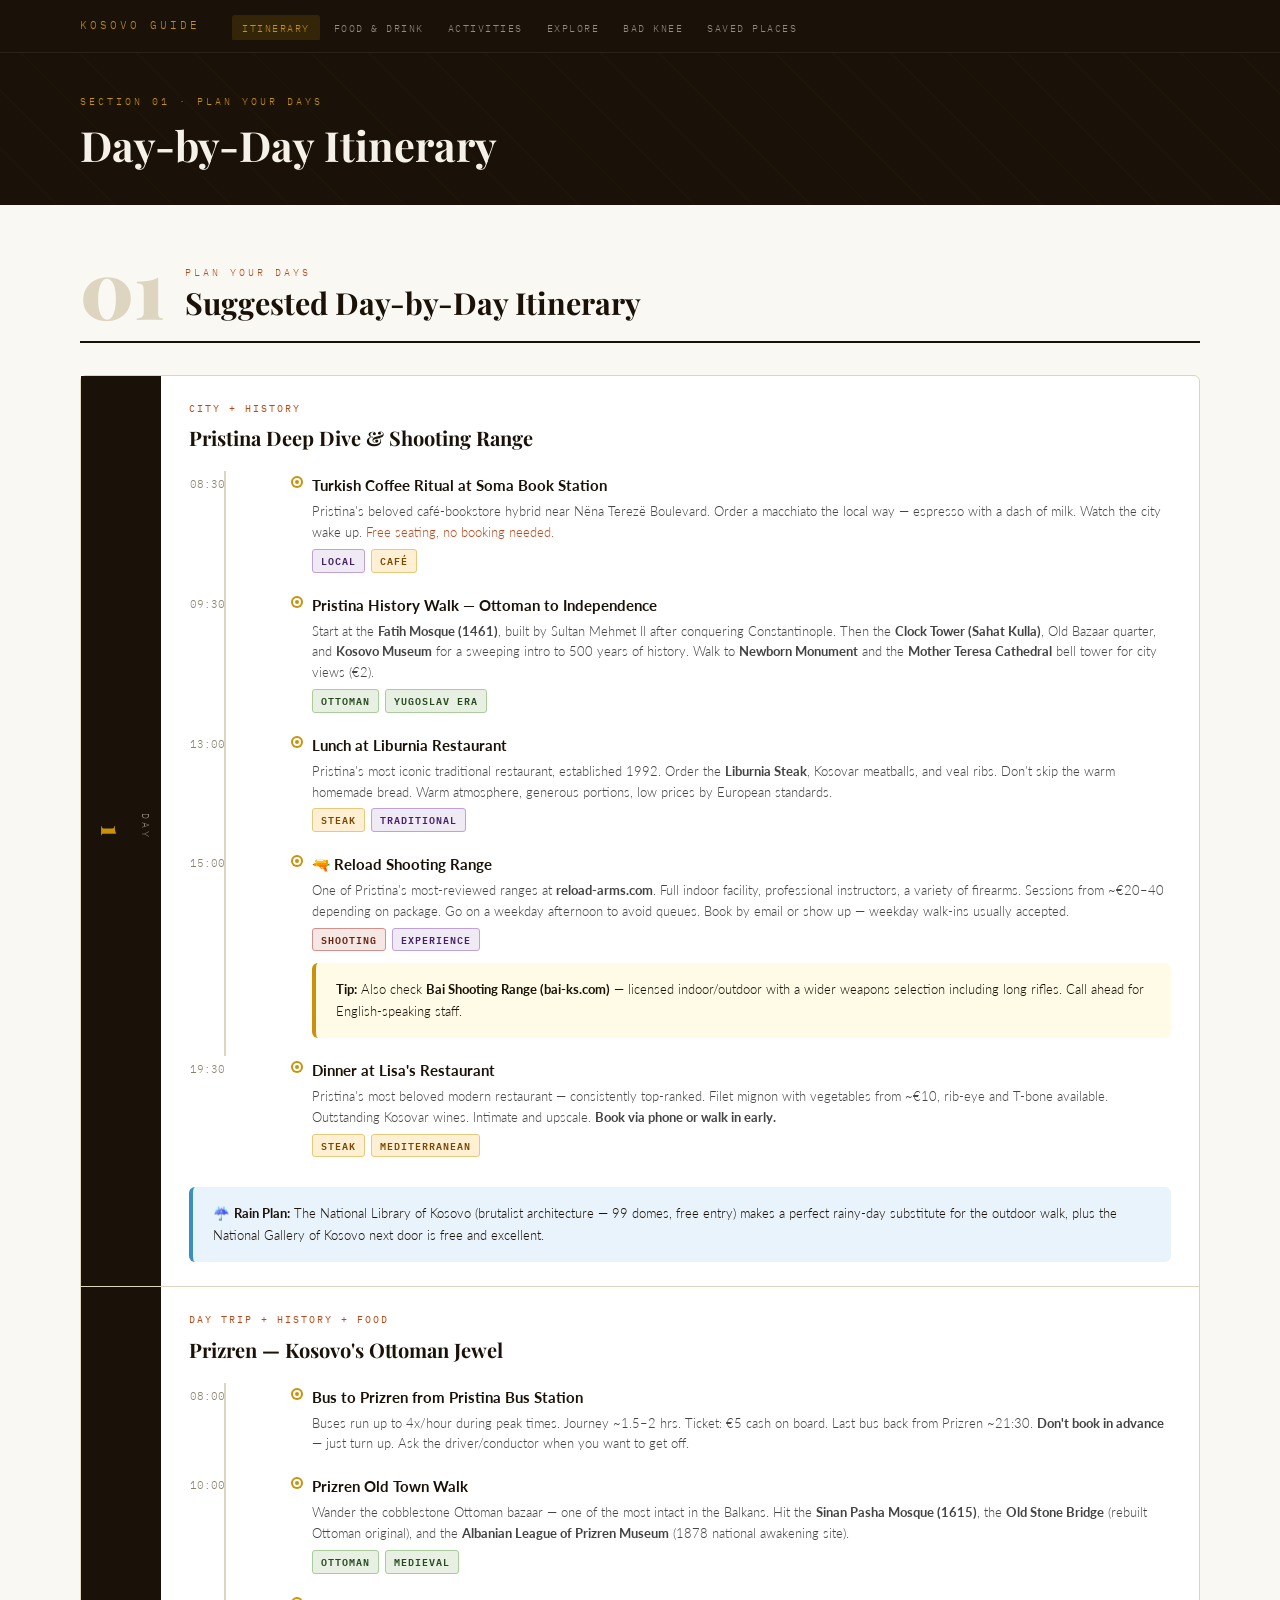
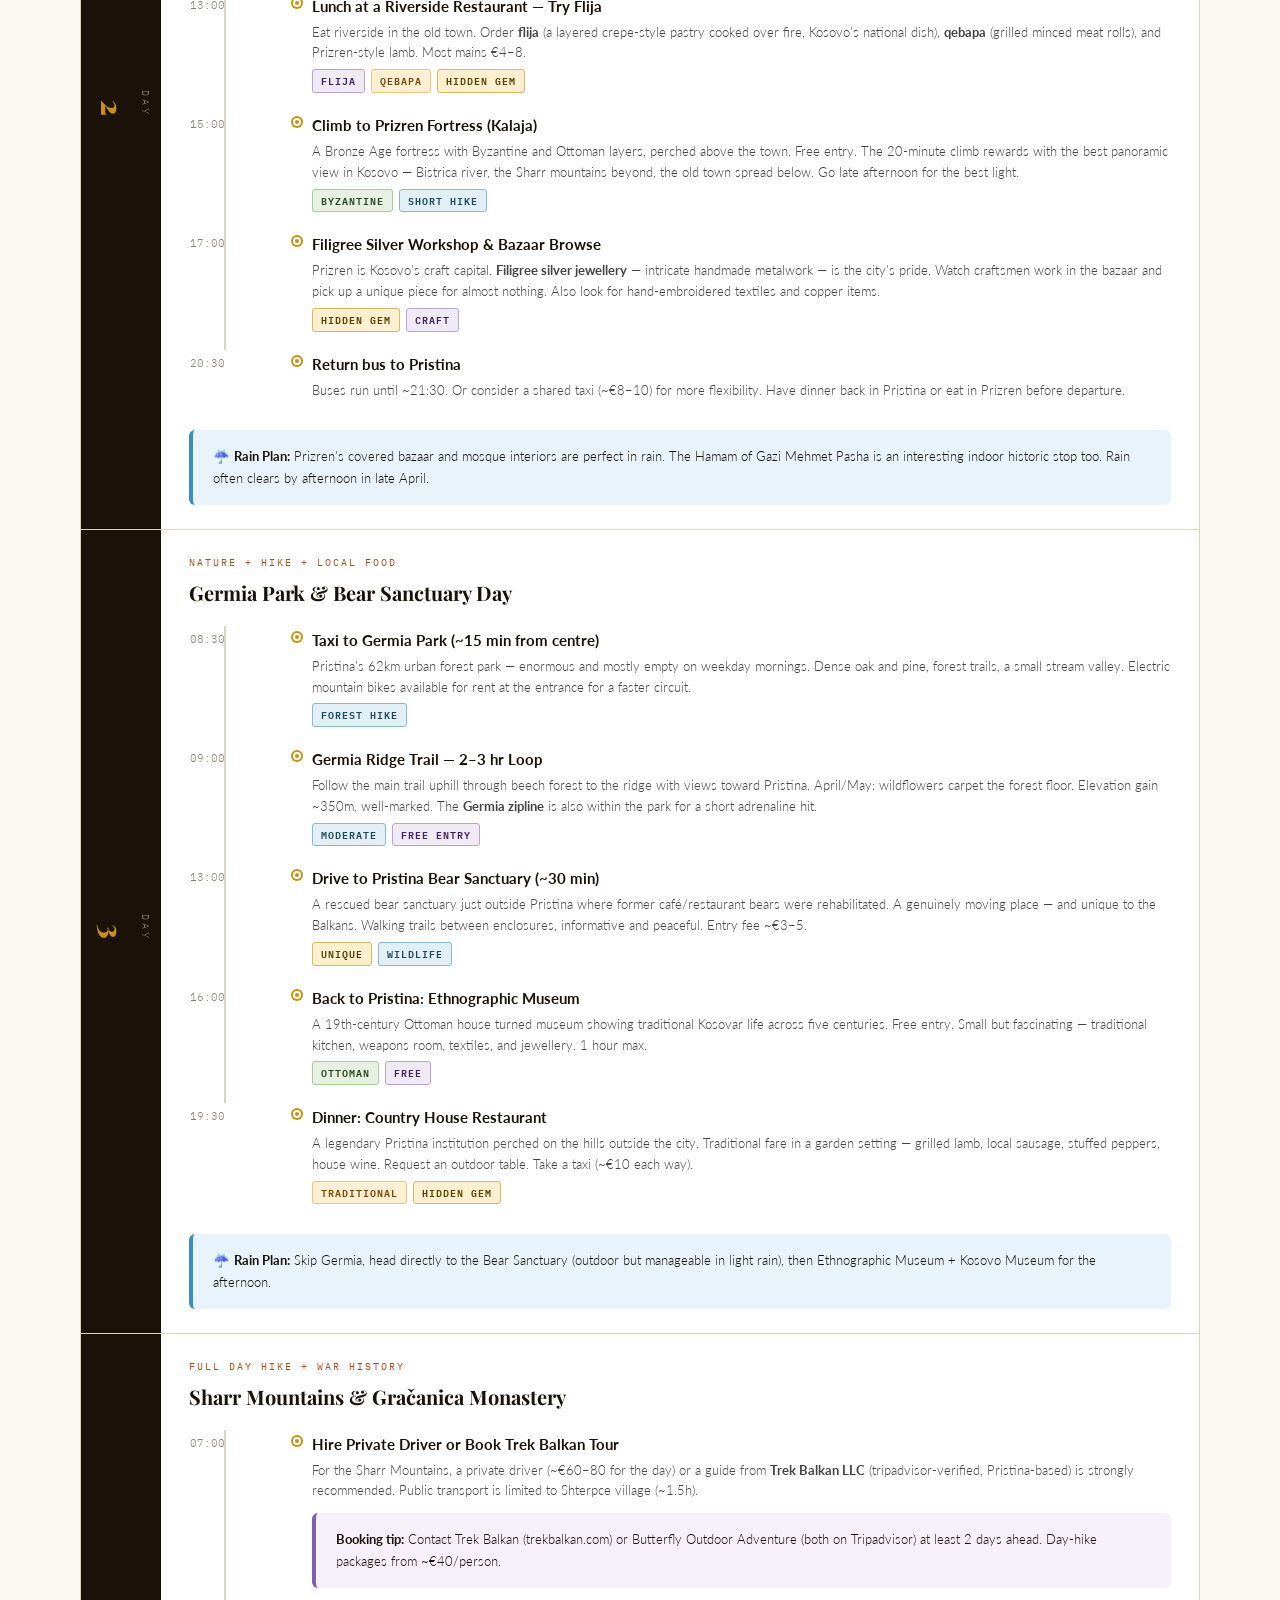
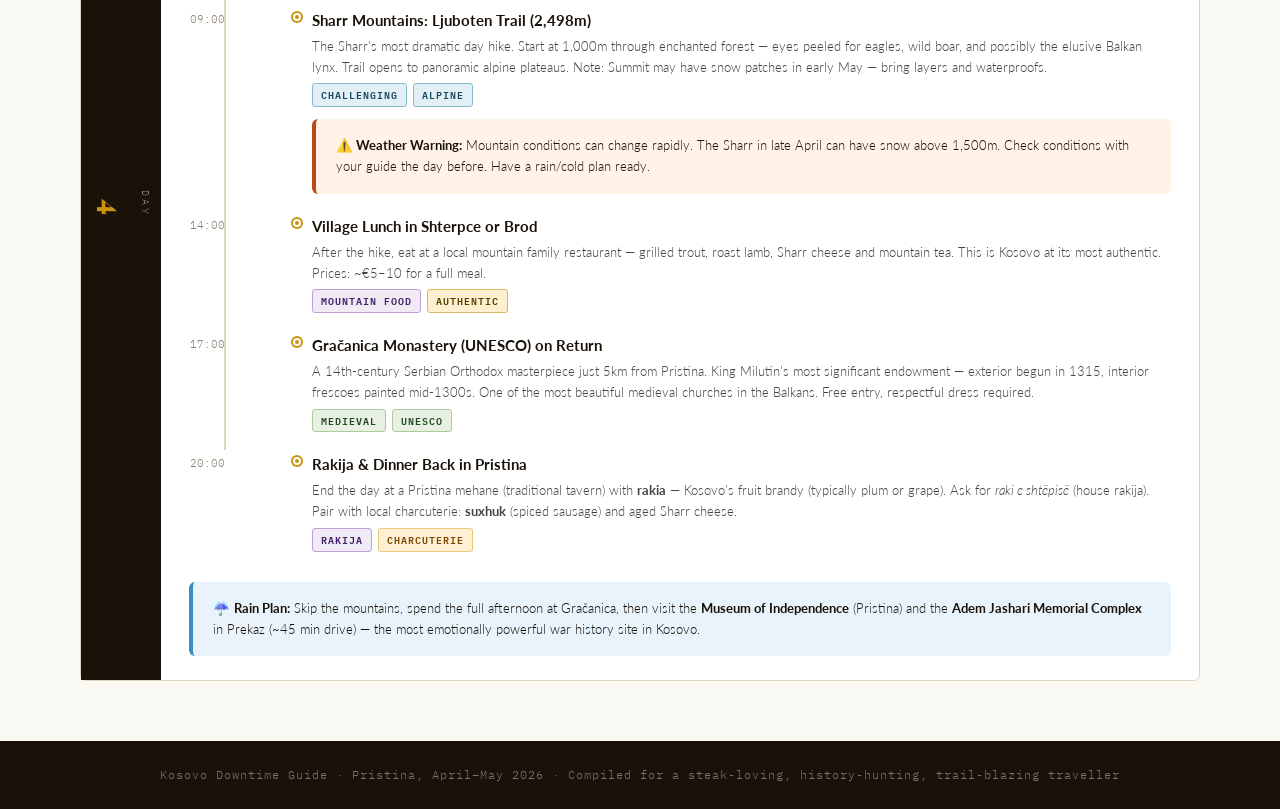
<file: kos-trip/itinerary.html>
<!DOCTYPE html>
<html lang="en">
<head>
  <meta charset="UTF-8">
  <meta name="viewport" content="width=device-width, initial-scale=1.0">
  <title>Itinerary — Kosovo Downtime Guide</title>
  <link href="https://fonts.googleapis.com/css2?family=Playfair+Display:wght@400;700;900&family=IBM+Plex+Mono:wght@400;600&family=Lato:wght@300;400;700&display=swap" rel="stylesheet">
  <link rel="stylesheet" href="css/style.css">
</head>
<body>

<nav class="site-nav" aria-label="Site navigation">
  <div class="site-nav-inner">
    <a href="index.html" class="nav-brand">Kosovo Guide</a>
    <ul class="nav-links">
      <li><a href="itinerary.html" class="active">Itinerary</a></li>
      <li><a href="food.html">Food &amp; Drink</a></li>
      <li><a href="activities.html">Activities</a></li>
      <li><a href="explore.html">Explore</a></li>
      <li><a href="contingency.html">Bad Knee</a></li>
      <li><a href="saved-places.html">Saved Places</a></li>
    </ul>
  </div>
</nav>

<header class="page-hero">
  <div class="page-hero-inner">
    <p class="page-hero-eyebrow">Section 01 · Plan Your Days</p>
    <h1>Day-by-Day Itinerary</h1>
  </div>
</header>

<main>
<div class="container">

<div class="section-head">
  <div class="section-number">01</div>
  <div class="section-text">
    <div class="section-tag">Plan Your Days</div>
    <div class="section-title">Suggested Day-by-Day Itinerary</div>
  </div>
</div>

<div class="days-grid">

  <!-- DAY 1 -->
  <article class="day-card">
    <div class="day-sidebar" aria-label="Day 1">
      <span class="day-label">Day</span>
      <span class="day-num">1</span>
    </div>
    <div class="day-content">
      <div class="day-theme">
        <span class="theme-type">City + History</span>
        Pristina Deep Dive &amp; Shooting Range
      </div>
      <div class="timeline">
        <div class="t-item">
          <div class="t-time">08:30</div>
          <div class="t-body">
            <div class="t-title">Turkish Coffee Ritual at Soma Book Station</div>
            <div class="t-desc">Pristina's beloved café-bookstore hybrid near Nëna Terezë Boulevard. Order a macchiato the local way — espresso with a dash of milk. Watch the city wake up. <span style="color:var(--rust)">Free seating, no booking needed.</span></div>
            <div class="tags-row"><span class="tag tag-local">Local</span><span class="tag tag-food">Café</span></div>
          </div>
        </div>
        <div class="t-item">
          <div class="t-time">09:30</div>
          <div class="t-body">
            <div class="t-title">Pristina History Walk — Ottoman to Independence</div>
            <div class="t-desc">Start at the <strong>Fatih Mosque (1461)</strong>, built by Sultan Mehmet II after conquering Constantinople. Then the <strong>Clock Tower (Sahat Kulla)</strong>, Old Bazaar quarter, and <strong>Kosovo Museum</strong> for a sweeping intro to 500 years of history. Walk to <strong>Newborn Monument</strong> and the <strong>Mother Teresa Cathedral</strong> bell tower for city views (€2).</div>
            <div class="tags-row"><span class="tag tag-history">Ottoman</span><span class="tag tag-history">Yugoslav Era</span></div>
          </div>
        </div>
        <div class="t-item">
          <div class="t-time">13:00</div>
          <div class="t-body">
            <div class="t-title">Lunch at Liburnia Restaurant</div>
            <div class="t-desc">Pristina's most iconic traditional restaurant, established 1992. Order the <strong>Liburnia Steak</strong>, Kosovar meatballs, and veal ribs. Don't skip the warm homemade bread. Warm atmosphere, generous portions, low prices by European standards.</div>
            <div class="tags-row"><span class="tag tag-food">Steak</span><span class="tag tag-local">Traditional</span></div>
          </div>
        </div>
        <div class="t-item">
          <div class="t-time">15:00</div>
          <div class="t-body">
            <div class="t-title">🔫 Reload Shooting Range</div>
            <div class="t-desc">One of Pristina's most-reviewed ranges at <strong>reload-arms.com</strong>. Full indoor facility, professional instructors, a variety of firearms. Sessions from ~€20–40 depending on package. Go on a weekday afternoon to avoid queues. Book by email or show up — weekday walk-ins usually accepted.</div>
            <div class="tags-row"><span class="tag tag-gun">Shooting</span><span class="tag tag-local">Experience</span></div>
            <div class="callout callout-tip"><strong>Tip:</strong> Also check <strong>Bai Shooting Range (bai-ks.com)</strong> — licensed indoor/outdoor with a wider weapons selection including long rifles. Call ahead for English-speaking staff.</div>
          </div>
        </div>
        <div class="t-item">
          <div class="t-time">19:30</div>
          <div class="t-body">
            <div class="t-title">Dinner at Lisa's Restaurant</div>
            <div class="t-desc">Pristina's most beloved modern restaurant — consistently top-ranked. Filet mignon with vegetables from ~€10, rib-eye and T-bone available. Outstanding Kosovar wines. Intimate and upscale. <strong>Book via phone or walk in early.</strong></div>
            <div class="tags-row"><span class="tag tag-food">Steak</span><span class="tag tag-food">Mediterranean</span></div>
          </div>
        </div>
      </div>
      <div class="callout callout-rain">☔ <strong>Rain Plan:</strong> The National Library of Kosovo (brutalist architecture — 99 domes, free entry) makes a perfect rainy-day substitute for the outdoor walk, plus the National Gallery of Kosovo next door is free and excellent.</div>
    </div>
  </article>

  <!-- DAY 2 -->
  <article class="day-card">
    <div class="day-sidebar" aria-label="Day 2">
      <span class="day-label">Day</span>
      <span class="day-num">2</span>
    </div>
    <div class="day-content">
      <div class="day-theme">
        <span class="theme-type">Day Trip + History + Food</span>
        Prizren — Kosovo's Ottoman Jewel
      </div>
      <div class="timeline">
        <div class="t-item">
          <div class="t-time">08:00</div>
          <div class="t-body">
            <div class="t-title">Bus to Prizren from Pristina Bus Station</div>
            <div class="t-desc">Buses run up to 4x/hour during peak times. Journey ~1.5–2 hrs. Ticket: €5 cash on board. Last bus back from Prizren ~21:30. <strong>Don't book in advance</strong> — just turn up. Ask the driver/conductor when you want to get off.</div>
          </div>
        </div>
        <div class="t-item">
          <div class="t-time">10:00</div>
          <div class="t-body">
            <div class="t-title">Prizren Old Town Walk</div>
            <div class="t-desc">Wander the cobblestone Ottoman bazaar — one of the most intact in the Balkans. Hit the <strong>Sinan Pasha Mosque (1615)</strong>, the <strong>Old Stone Bridge</strong> (rebuilt Ottoman original), and the <strong>Albanian League of Prizren Museum</strong> (1878 national awakening site).</div>
            <div class="tags-row"><span class="tag tag-history">Ottoman</span><span class="tag tag-history">Medieval</span></div>
          </div>
        </div>
        <div class="t-item">
          <div class="t-time">13:00</div>
          <div class="t-body">
            <div class="t-title">Lunch at a Riverside Restaurant — Try Flija</div>
            <div class="t-desc">Eat riverside in the old town. Order <strong>flija</strong> (a layered crepe-style pastry cooked over fire, Kosovo's national dish), <strong>qebapa</strong> (grilled minced meat rolls), and Prizren-style lamb. Most mains €4–8.</div>
            <div class="tags-row"><span class="tag tag-local">Flija</span><span class="tag tag-food">Qebapa</span><span class="tag tag-gem">Hidden Gem</span></div>
          </div>
        </div>
        <div class="t-item">
          <div class="t-time">15:00</div>
          <div class="t-body">
            <div class="t-title">Climb to Prizren Fortress (Kalaja)</div>
            <div class="t-desc">A Bronze Age fortress with Byzantine and Ottoman layers, perched above the town. Free entry. The 20-minute climb rewards with the best panoramic view in Kosovo — Bistrica river, the Sharr mountains beyond, the old town spread below. Go late afternoon for the best light.</div>
            <div class="tags-row"><span class="tag tag-history">Byzantine</span><span class="tag tag-hike">Short Hike</span></div>
          </div>
        </div>
        <div class="t-item">
          <div class="t-time">17:00</div>
          <div class="t-body">
            <div class="t-title">Filigree Silver Workshop &amp; Bazaar Browse</div>
            <div class="t-desc">Prizren is Kosovo's craft capital. <strong>Filigree silver jewellery</strong> — intricate handmade metalwork — is the city's pride. Watch craftsmen work in the bazaar and pick up a unique piece for almost nothing. Also look for hand-embroidered textiles and copper items.</div>
            <div class="tags-row"><span class="tag tag-gem">Hidden Gem</span><span class="tag tag-local">Craft</span></div>
          </div>
        </div>
        <div class="t-item">
          <div class="t-time">20:30</div>
          <div class="t-body">
            <div class="t-title">Return bus to Pristina</div>
            <div class="t-desc">Buses run until ~21:30. Or consider a shared taxi (~€8–10) for more flexibility. Have dinner back in Pristina or eat in Prizren before departure.</div>
          </div>
        </div>
      </div>
      <div class="callout callout-rain">☔ <strong>Rain Plan:</strong> Prizren's covered bazaar and mosque interiors are perfect in rain. The Hamam of Gazi Mehmet Pasha is an interesting indoor historic stop too. Rain often clears by afternoon in late April.</div>
    </div>
  </article>

  <!-- DAY 3 -->
  <article class="day-card">
    <div class="day-sidebar" aria-label="Day 3">
      <span class="day-label">Day</span>
      <span class="day-num">3</span>
    </div>
    <div class="day-content">
      <div class="day-theme">
        <span class="theme-type">Nature + Hike + Local Food</span>
        Germia Park &amp; Bear Sanctuary Day
      </div>
      <div class="timeline">
        <div class="t-item">
          <div class="t-time">08:30</div>
          <div class="t-body">
            <div class="t-title">Taxi to Germia Park (~15 min from centre)</div>
            <div class="t-desc">Pristina's 62km urban forest park — enormous and mostly empty on weekday mornings. Dense oak and pine, forest trails, a small stream valley. Electric mountain bikes available for rent at the entrance for a faster circuit.</div>
            <div class="tags-row"><span class="tag tag-hike">Forest Hike</span></div>
          </div>
        </div>
        <div class="t-item">
          <div class="t-time">09:00</div>
          <div class="t-body">
            <div class="t-title">Germia Ridge Trail — 2–3 hr Loop</div>
            <div class="t-desc">Follow the main trail uphill through beech forest to the ridge with views toward Pristina. April/May: wildflowers carpet the forest floor. Elevation gain ~350m, well-marked. The <strong>Germia zipline</strong> is also within the park for a short adrenaline hit.</div>
            <div class="tags-row"><span class="tag tag-hike">Moderate</span><span class="tag tag-local">Free Entry</span></div>
          </div>
        </div>
        <div class="t-item">
          <div class="t-time">13:00</div>
          <div class="t-body">
            <div class="t-title">Drive to Pristina Bear Sanctuary (~30 min)</div>
            <div class="t-desc">A rescued bear sanctuary just outside Pristina where former café/restaurant bears were rehabilitated. A genuinely moving place — and unique to the Balkans. Walking trails between enclosures, informative and peaceful. Entry fee ~€3–5.</div>
            <div class="tags-row"><span class="tag tag-gem">Unique</span><span class="tag tag-hike">Wildlife</span></div>
          </div>
        </div>
        <div class="t-item">
          <div class="t-time">16:00</div>
          <div class="t-body">
            <div class="t-title">Back to Pristina: Ethnographic Museum</div>
            <div class="t-desc">A 19th-century Ottoman house turned museum showing traditional Kosovar life across five centuries. Free entry. Small but fascinating — traditional kitchen, weapons room, textiles, and jewellery. 1 hour max.</div>
            <div class="tags-row"><span class="tag tag-history">Ottoman</span><span class="tag tag-local">Free</span></div>
          </div>
        </div>
        <div class="t-item">
          <div class="t-time">19:30</div>
          <div class="t-body">
            <div class="t-title">Dinner: Country House Restaurant</div>
            <div class="t-desc">A legendary Pristina institution perched on the hills outside the city. Traditional fare in a garden setting — grilled lamb, local sausage, stuffed peppers, house wine. Request an outdoor table. Take a taxi (~€10 each way).</div>
            <div class="tags-row"><span class="tag tag-food">Traditional</span><span class="tag tag-gem">Hidden Gem</span></div>
          </div>
        </div>
      </div>
      <div class="callout callout-rain">☔ <strong>Rain Plan:</strong> Skip Germia, head directly to the Bear Sanctuary (outdoor but manageable in light rain), then Ethnographic Museum + Kosovo Museum for the afternoon.</div>
    </div>
  </article>

  <!-- DAY 4 -->
  <article class="day-card">
    <div class="day-sidebar" aria-label="Day 4">
      <span class="day-label">Day</span>
      <span class="day-num">4</span>
    </div>
    <div class="day-content">
      <div class="day-theme">
        <span class="theme-type">Full Day Hike + War History</span>
        Sharr Mountains &amp; Gračanica Monastery
      </div>
      <div class="timeline">
        <div class="t-item">
          <div class="t-time">07:00</div>
          <div class="t-body">
            <div class="t-title">Hire Private Driver or Book Trek Balkan Tour</div>
            <div class="t-desc">For the Sharr Mountains, a private driver (~€60–80 for the day) or a guide from <strong>Trek Balkan LLC</strong> (tripadvisor-verified, Pristina-based) is strongly recommended. Public transport is limited to Shterpce village (~1.5h).</div>
            <div class="callout callout-res"><strong>Booking tip:</strong> Contact Trek Balkan (trekbalkan.com) or Butterfly Outdoor Adventure (both on Tripadvisor) at least 2 days ahead. Day-hike packages from ~€40/person.</div>
          </div>
        </div>
        <div class="t-item">
          <div class="t-time">09:00</div>
          <div class="t-body">
            <div class="t-title">Sharr Mountains: Ljuboten Trail (2,498m)</div>
            <div class="t-desc">The Sharr's most dramatic day hike. Start at 1,000m through enchanted forest — eyes peeled for eagles, wild boar, and possibly the elusive Balkan lynx. Trail opens to panoramic alpine plateaus. Note: Summit may have snow patches in early May — bring layers and waterproofs.</div>
            <div class="tags-row"><span class="tag tag-hike">Challenging</span><span class="tag tag-hike">Alpine</span></div>
            <div class="callout callout-warn"><strong>⚠️ Weather Warning:</strong> Mountain conditions can change rapidly. The Sharr in late April can have snow above 1,500m. Check conditions with your guide the day before. Have a rain/cold plan ready.</div>
          </div>
        </div>
        <div class="t-item">
          <div class="t-time">14:00</div>
          <div class="t-body">
            <div class="t-title">Village Lunch in Shterpce or Brod</div>
            <div class="t-desc">After the hike, eat at a local mountain family restaurant — grilled trout, roast lamb, Sharr cheese and mountain tea. This is Kosovo at its most authentic. Prices: ~€5–10 for a full meal.</div>
            <div class="tags-row"><span class="tag tag-local">Mountain Food</span><span class="tag tag-gem">Authentic</span></div>
          </div>
        </div>
        <div class="t-item">
          <div class="t-time">17:00</div>
          <div class="t-body">
            <div class="t-title">Gračanica Monastery (UNESCO) on Return</div>
            <div class="t-desc">A 14th-century Serbian Orthodox masterpiece just 5km from Pristina. King Milutin's most significant endowment — exterior begun in 1315, interior frescoes painted mid-1300s. One of the most beautiful medieval churches in the Balkans. Free entry, respectful dress required.</div>
            <div class="tags-row"><span class="tag tag-history">Medieval</span><span class="tag tag-history">UNESCO</span></div>
          </div>
        </div>
        <div class="t-item">
          <div class="t-time">20:00</div>
          <div class="t-body">
            <div class="t-title">Rakija &amp; Dinner Back in Pristina</div>
            <div class="t-desc">End the day at a Pristina mehane (traditional tavern) with <strong>rakia</strong> — Kosovo's fruit brandy (typically plum or grape). Ask for <em>raki e shtëpisë</em> (house rakija). Pair with local charcuterie: <strong>suxhuk</strong> (spiced sausage) and aged Sharr cheese.</div>
            <div class="tags-row"><span class="tag tag-local">Rakija</span><span class="tag tag-food">Charcuterie</span></div>
          </div>
        </div>
      </div>
      <div class="callout callout-rain">☔ <strong>Rain Plan:</strong> Skip the mountains, spend the full afternoon at Gračanica, then visit the <strong>Museum of Independence</strong> (Pristina) and the <strong>Adem Jashari Memorial Complex</strong> in Prekaz (~45 min drive) — the most emotionally powerful war history site in Kosovo.</div>
    </div>
  </article>

</div><!-- end days-grid -->

</div><!-- end container -->
</main>

<footer>Kosovo Downtime Guide · Pristina, April–May 2026 · Compiled for a steak-loving, history-hunting, trail-blazing traveller</footer>
</body>
</html>
</file>
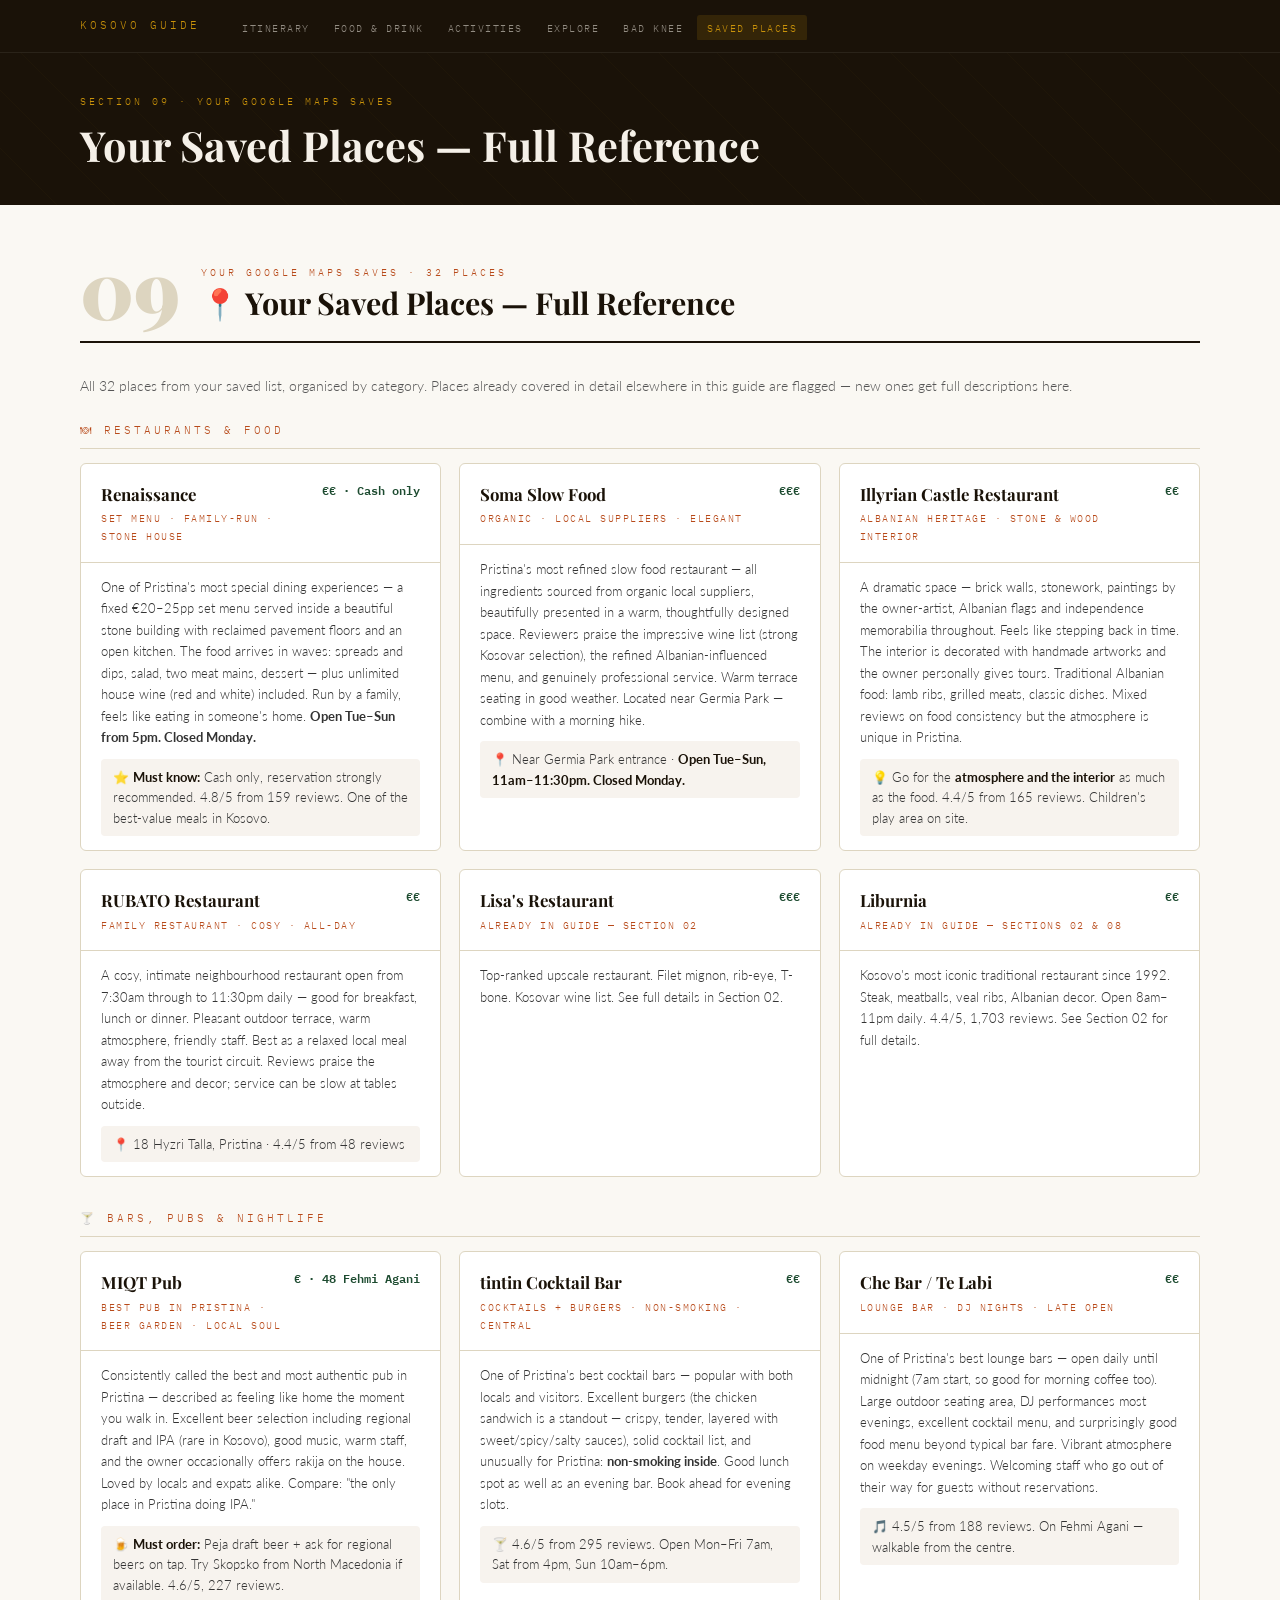
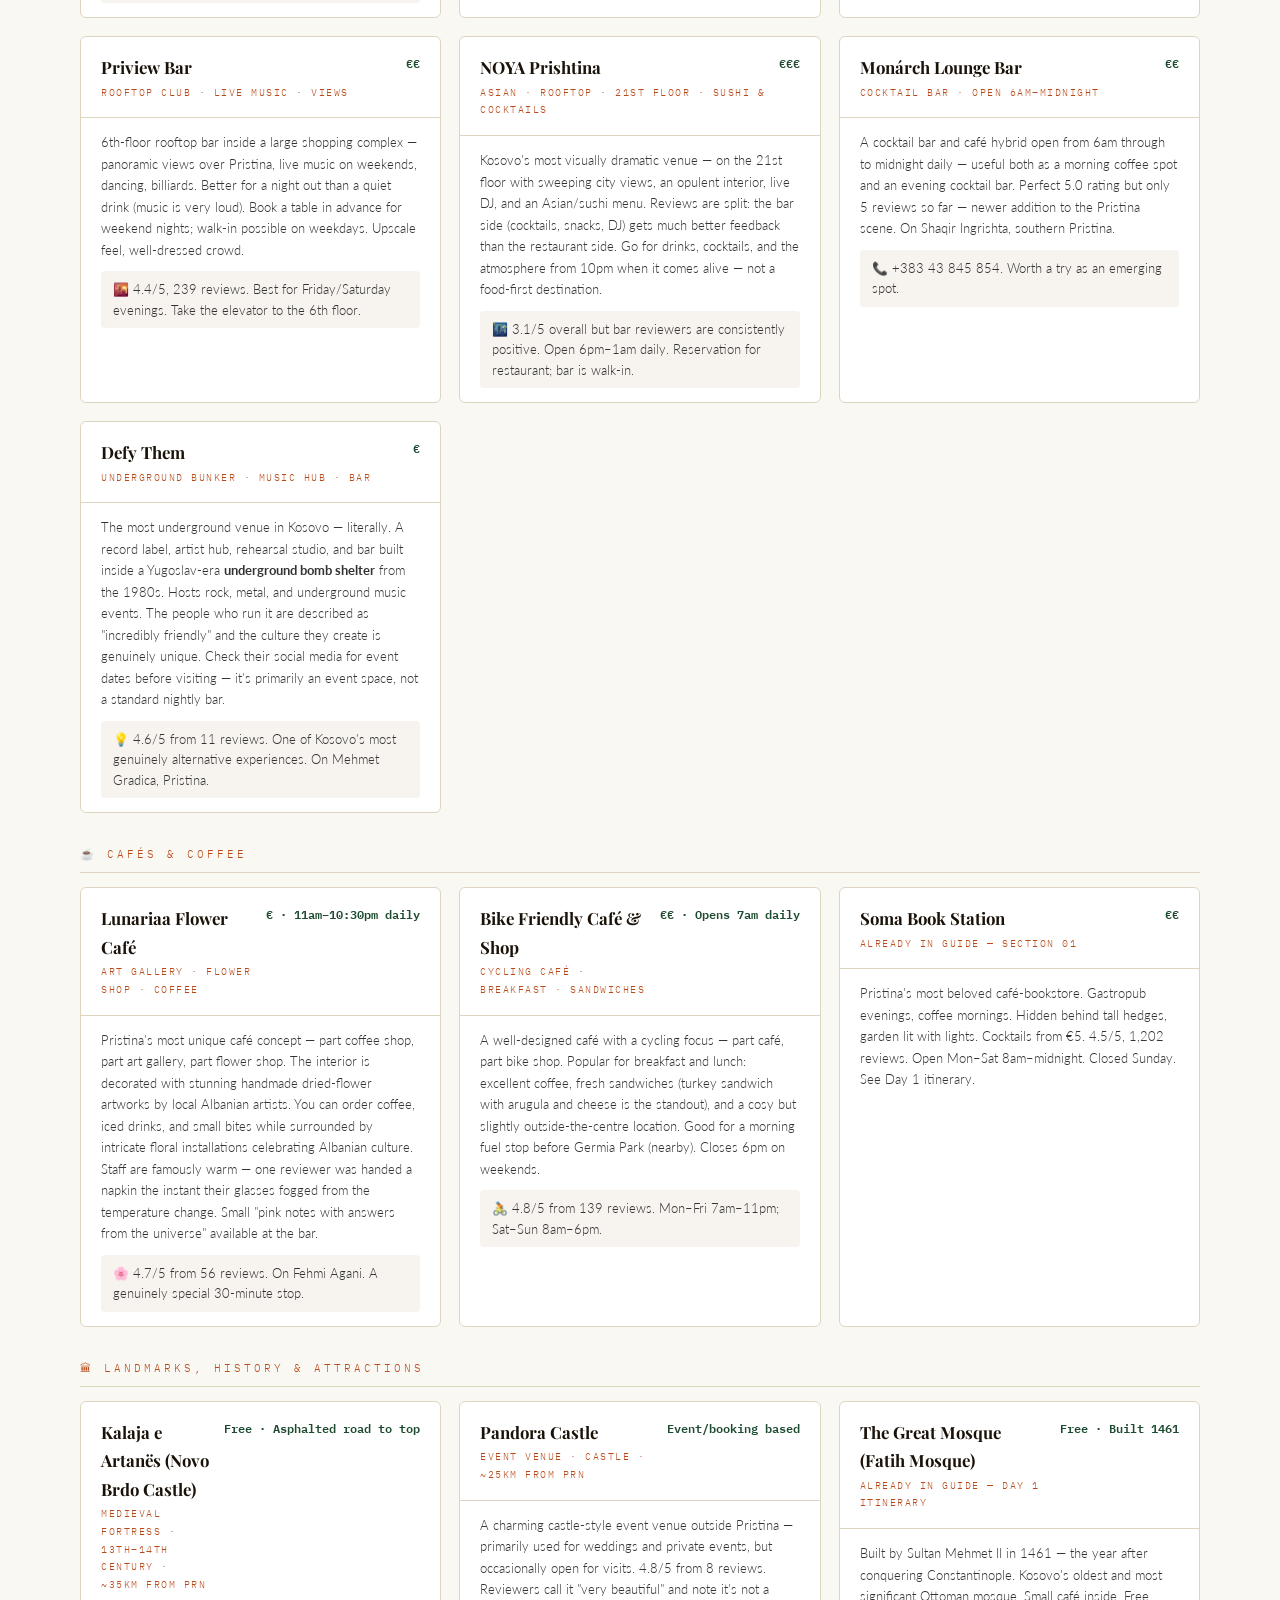
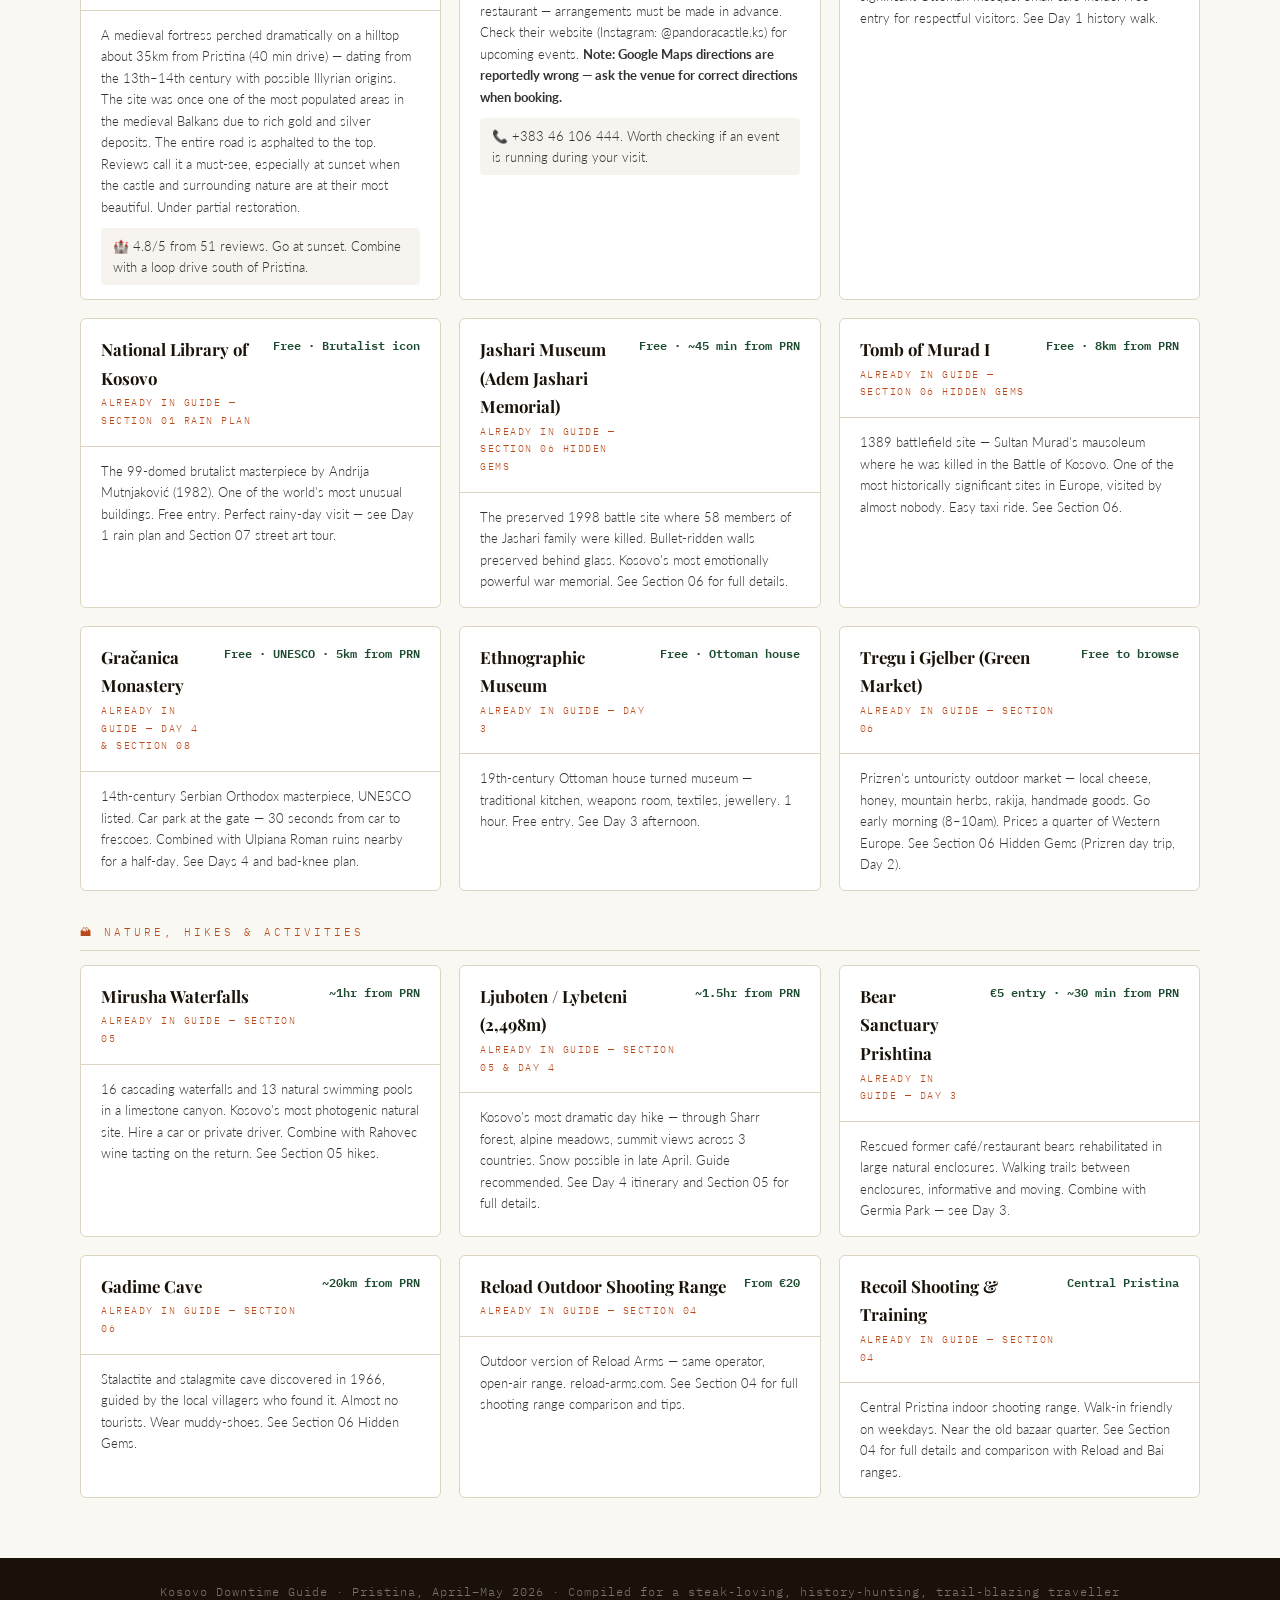
<file: kos-trip/saved-places.html>
<!DOCTYPE html>
<html lang="en">
<head>
  <meta charset="UTF-8">
  <meta name="viewport" content="width=device-width, initial-scale=1.0">
  <title>Saved Places — Kosovo Downtime Guide</title>
  <link href="https://fonts.googleapis.com/css2?family=Playfair+Display:wght@400;700;900&family=IBM+Plex+Mono:wght@400;600&family=Lato:wght@300;400;700&display=swap" rel="stylesheet">
  <link rel="stylesheet" href="css/style.css">
  <style>
    /* Sub-category headings within saved places */
    .saved-category-label {
      font-family: 'IBM Plex Mono', monospace;
      font-size: 0.7rem;
      letter-spacing: 3px;
      text-transform: uppercase;
      color: var(--rust);
      margin-bottom: 14px;
      padding-bottom: 8px;
      border-bottom: 1px solid var(--border);
    }
  </style>
</head>
<body>

<nav class="site-nav" aria-label="Site navigation">
  <div class="site-nav-inner">
    <a href="index.html" class="nav-brand">Kosovo Guide</a>
    <ul class="nav-links">
      <li><a href="itinerary.html">Itinerary</a></li>
      <li><a href="food.html">Food &amp; Drink</a></li>
      <li><a href="activities.html">Activities</a></li>
      <li><a href="explore.html">Explore</a></li>
      <li><a href="contingency.html">Bad Knee</a></li>
      <li><a href="saved-places.html" class="active">Saved Places</a></li>
    </ul>
  </div>
</nav>

<header class="page-hero">
  <div class="page-hero-inner">
    <p class="page-hero-eyebrow">Section 09 · Your Google Maps Saves</p>
    <h1>Your Saved Places — Full Reference</h1>
  </div>
</header>

<main>

<!-- ══════════════════════════════════════
     SECTION 9: YOUR SAVED PLACES
══════════════════════════════════════ -->
<div class="container">
<div class="section-head">
  <div class="section-number">09</div>
  <div class="section-text">
    <div class="section-tag">Your Google Maps Saves · 32 Places</div>
    <div class="section-title">📍 Your Saved Places — Full Reference</div>
  </div>
</div>

<p style="font-size:0.87rem; color:#555; margin-bottom:24px; line-height:1.6;">All 32 places from your saved list, organised by category. Places already covered in detail elsewhere in this guide are flagged — new ones get full descriptions here.</p>

<!-- ── RESTAURANTS ── -->
<div style="font-family:'IBM Plex Mono',monospace; font-size:0.7rem; letter-spacing:3px; text-transform:uppercase; color:var(--rust); margin-bottom:14px; padding-bottom:8px; border-bottom:1px solid var(--border);">🍽 Restaurants & Food</div>

<div class="rest-grid" style="margin-bottom:32px;">

  <div class="rest-card">
    <div class="rest-header">
      <div><div class="rest-name">Renaissance</div><div class="rest-type">Set Menu · Family-run · Stone House</div></div>
      <div class="rest-price">€€ · Cash only</div>
    </div>
    <div class="rest-body">
      One of Pristina's most special dining experiences — a fixed €20–25pp set menu served inside a beautiful stone building with reclaimed pavement floors and an open kitchen. The food arrives in waves: spreads and dips, salad, two meat mains, dessert — plus unlimited house wine (red and white) included. Run by a family, feels like eating in someone's home. <strong>Open Tue–Sun from 5pm. Closed Monday.</strong>
      <div class="rest-must">⭐ <strong>Must know:</strong> Cash only, reservation strongly recommended. 4.8/5 from 159 reviews. One of the best-value meals in Kosovo.</div>
    </div>
  </div>

  <div class="rest-card">
    <div class="rest-header">
      <div><div class="rest-name">Soma Slow Food</div><div class="rest-type">Organic · Local Suppliers · Elegant</div></div>
      <div class="rest-price">€€€</div>
    </div>
    <div class="rest-body">
      Pristina's most refined slow food restaurant — all ingredients sourced from organic local suppliers, beautifully presented in a warm, thoughtfully designed space. Reviewers praise the impressive wine list (strong Kosovar selection), the refined Albanian-influenced menu, and genuinely professional service. Warm terrace seating in good weather. Located near Germia Park — combine with a morning hike.
      <div class="rest-must">📍 Near Germia Park entrance · <strong>Open Tue–Sun, 11am–11:30pm. Closed Monday.</strong></div>
    </div>
  </div>

  <div class="rest-card">
    <div class="rest-header">
      <div><div class="rest-name">Illyrian Castle Restaurant</div><div class="rest-type">Albanian Heritage · Stone & Wood Interior</div></div>
      <div class="rest-price">€€</div>
    </div>
    <div class="rest-body">
      A dramatic space — brick walls, stonework, paintings by the owner-artist, Albanian flags and independence memorabilia throughout. Feels like stepping back in time. The interior is decorated with handmade artworks and the owner personally gives tours. Traditional Albanian food: lamb ribs, grilled meats, classic dishes. Mixed reviews on food consistency but the atmosphere is unique in Pristina.
      <div class="rest-must">💡 Go for the <strong>atmosphere and the interior</strong> as much as the food. 4.4/5 from 165 reviews. Children's play area on site.</div>
    </div>
  </div>

  <div class="rest-card">
    <div class="rest-header">
      <div><div class="rest-name">RUBATO Restaurant</div><div class="rest-type">Family Restaurant · Cosy · All-day</div></div>
      <div class="rest-price">€€</div>
    </div>
    <div class="rest-body">
      A cosy, intimate neighbourhood restaurant open from 7:30am through to 11:30pm daily — good for breakfast, lunch or dinner. Pleasant outdoor terrace, warm atmosphere, friendly staff. Best as a relaxed local meal away from the tourist circuit. Reviews praise the atmosphere and decor; service can be slow at tables outside.
      <div class="rest-must">📍 18 Hyzri Talla, Pristina · 4.4/5 from 48 reviews</div>
    </div>
  </div>

  <div class="rest-card">
    <div class="rest-header">
      <div><div class="rest-name">Lisa's Restaurant</div><div class="rest-type">Already in guide — Section 02</div></div>
      <div class="rest-price">€€€</div>
    </div>
    <div class="rest-body">Top-ranked upscale restaurant. Filet mignon, rib-eye, T-bone. Kosovar wine list. See full details in Section 02.</div>
  </div>

  <div class="rest-card">
    <div class="rest-header">
      <div><div class="rest-name">Liburnia</div><div class="rest-type">Already in guide — Sections 02 & 08</div></div>
      <div class="rest-price">€€</div>
    </div>
    <div class="rest-body">Kosovo's most iconic traditional restaurant since 1992. Steak, meatballs, veal ribs, Albanian decor. Open 8am–11pm daily. 4.4/5, 1,703 reviews. See Section 02 for full details.</div>
  </div>

</div>

<!-- ── BARS & NIGHTLIFE ── -->
<div style="font-family:'IBM Plex Mono',monospace; font-size:0.7rem; letter-spacing:3px; text-transform:uppercase; color:var(--rust); margin-bottom:14px; padding-bottom:8px; border-bottom:1px solid var(--border);">🍸 Bars, Pubs & Nightlife</div>

<div class="rest-grid" style="margin-bottom:32px;">

  <div class="rest-card">
    <div class="rest-header">
      <div><div class="rest-name">MIQT Pub</div><div class="rest-type">Best Pub in Pristina · Beer Garden · Local Soul</div></div>
      <div class="rest-price">€ · 48 Fehmi Agani</div>
    </div>
    <div class="rest-body">
      Consistently called the best and most authentic pub in Pristina — described as feeling like home the moment you walk in. Excellent beer selection including regional draft and IPA (rare in Kosovo), good music, warm staff, and the owner occasionally offers rakija on the house. Loved by locals and expats alike. Compare: "the only place in Pristina doing IPA."
      <div class="rest-must">🍺 <strong>Must order:</strong> Peja draft beer + ask for regional beers on tap. Try Skopsko from North Macedonia if available. 4.6/5, 227 reviews.</div>
    </div>
  </div>

  <div class="rest-card">
    <div class="rest-header">
      <div><div class="rest-name">tintin Cocktail Bar</div><div class="rest-type">Cocktails + Burgers · Non-smoking · Central</div></div>
      <div class="rest-price">€€</div>
    </div>
    <div class="rest-body">
      One of Pristina's best cocktail bars — popular with both locals and visitors. Excellent burgers (the chicken sandwich is a standout — crispy, tender, layered with sweet/spicy/salty sauces), solid cocktail list, and unusually for Pristina: <strong>non-smoking inside</strong>. Good lunch spot as well as an evening bar. Book ahead for evening slots.
      <div class="rest-must">🍸 4.6/5 from 295 reviews. Open Mon–Fri 7am, Sat from 4pm, Sun 10am–6pm.</div>
    </div>
  </div>

  <div class="rest-card">
    <div class="rest-header">
      <div><div class="rest-name">Che Bar / Te Labi</div><div class="rest-type">Lounge Bar · DJ Nights · Late Open</div></div>
      <div class="rest-price">€€</div>
    </div>
    <div class="rest-body">
      One of Pristina's best lounge bars — open daily until midnight (7am start, so good for morning coffee too). Large outdoor seating area, DJ performances most evenings, excellent cocktail menu, and surprisingly good food menu beyond typical bar fare. Vibrant atmosphere on weekday evenings. Welcoming staff who go out of their way for guests without reservations.
      <div class="rest-must">🎵 4.5/5 from 188 reviews. On Fehmi Agani — walkable from the centre.</div>
    </div>
  </div>

  <div class="rest-card">
    <div class="rest-header">
      <div><div class="rest-name">Priview Bar</div><div class="rest-type">Rooftop Club · Live Music · Views</div></div>
      <div class="rest-price">€€</div>
    </div>
    <div class="rest-body">
      6th-floor rooftop bar inside a large shopping complex — panoramic views over Pristina, live music on weekends, dancing, billiards. Better for a night out than a quiet drink (music is very loud). Book a table in advance for weekend nights; walk-in possible on weekdays. Upscale feel, well-dressed crowd.
      <div class="rest-must">🌇 4.4/5, 239 reviews. Best for Friday/Saturday evenings. Take the elevator to the 6th floor.</div>
    </div>
  </div>

  <div class="rest-card">
    <div class="rest-header">
      <div><div class="rest-name">NOYA Prishtina</div><div class="rest-type">Asian · Rooftop · 21st Floor · Sushi & Cocktails</div></div>
      <div class="rest-price">€€€</div>
    </div>
    <div class="rest-body">
      Kosovo's most visually dramatic venue — on the 21st floor with sweeping city views, an opulent interior, live DJ, and an Asian/sushi menu. Reviews are split: the bar side (cocktails, snacks, DJ) gets much better feedback than the restaurant side. Go for drinks, cocktails, and the atmosphere from 10pm when it comes alive — not a food-first destination.
      <div class="rest-must">🌃 3.1/5 overall but bar reviewers are consistently positive. Open 6pm–1am daily. Reservation for restaurant; bar is walk-in.</div>
    </div>
  </div>

  <div class="rest-card">
    <div class="rest-header">
      <div><div class="rest-name">Monárch Lounge Bar</div><div class="rest-type">Cocktail Bar · Open 6am–Midnight</div></div>
      <div class="rest-price">€€</div>
    </div>
    <div class="rest-body">
      A cocktail bar and café hybrid open from 6am through to midnight daily — useful both as a morning coffee spot and an evening cocktail bar. Perfect 5.0 rating but only 5 reviews so far — newer addition to the Pristina scene. On Shaqir Ingrishta, southern Pristina.
      <div class="rest-must">📞 +383 43 845 854. Worth a try as an emerging spot.</div>
    </div>
  </div>

  <div class="rest-card">
    <div class="rest-header">
      <div><div class="rest-name">Defy Them</div><div class="rest-type">Underground Bunker · Music Hub · Bar</div></div>
      <div class="rest-price">€</div>
    </div>
    <div class="rest-body">
      The most underground venue in Kosovo — literally. A record label, artist hub, rehearsal studio, and bar built inside a Yugoslav-era <strong>underground bomb shelter</strong> from the 1980s. Hosts rock, metal, and underground music events. The people who run it are described as "incredibly friendly" and the culture they create is genuinely unique. Check their social media for event dates before visiting — it's primarily an event space, not a standard nightly bar.
      <div class="rest-must">💡 4.6/5 from 11 reviews. One of Kosovo's most genuinely alternative experiences. On Mehmet Gradica, Pristina.</div>
    </div>
  </div>

</div>

<!-- ── CAFÉS ── -->
<div style="font-family:'IBM Plex Mono',monospace; font-size:0.7rem; letter-spacing:3px; text-transform:uppercase; color:var(--rust); margin-bottom:14px; padding-bottom:8px; border-bottom:1px solid var(--border);">☕ Cafés & Coffee</div>

<div class="rest-grid" style="margin-bottom:32px;">

  <div class="rest-card">
    <div class="rest-header">
      <div><div class="rest-name">Lunariaa Flower Café</div><div class="rest-type">Art Gallery · Flower Shop · Coffee</div></div>
      <div class="rest-price">€ · 11am–10:30pm daily</div>
    </div>
    <div class="rest-body">
      Pristina's most unique café concept — part coffee shop, part art gallery, part flower shop. The interior is decorated with stunning handmade dried-flower artworks by local Albanian artists. You can order coffee, iced drinks, and small bites while surrounded by intricate floral installations celebrating Albanian culture. Staff are famously warm — one reviewer was handed a napkin the instant their glasses fogged from the temperature change. Small "pink notes with answers from the universe" available at the bar.
      <div class="rest-must">🌸 4.7/5 from 56 reviews. On Fehmi Agani. A genuinely special 30-minute stop.</div>
    </div>
  </div>

  <div class="rest-card">
    <div class="rest-header">
      <div><div class="rest-name">Bike Friendly Café & Shop</div><div class="rest-type">Cycling Café · Breakfast · Sandwiches</div></div>
      <div class="rest-price">€€ · Opens 7am daily</div>
    </div>
    <div class="rest-body">
      A well-designed café with a cycling focus — part café, part bike shop. Popular for breakfast and lunch: excellent coffee, fresh sandwiches (turkey sandwich with arugula and cheese is the standout), and a cosy but slightly outside-the-centre location. Good for a morning fuel stop before Germia Park (nearby). Closes 6pm on weekends.
      <div class="rest-must">🚴 4.8/5 from 139 reviews. Mon–Fri 7am–11pm; Sat–Sun 8am–6pm.</div>
    </div>
  </div>

  <div class="rest-card">
    <div class="rest-header">
      <div><div class="rest-name">Soma Book Station</div><div class="rest-type">Already in guide — Section 01</div></div>
      <div class="rest-price">€€</div>
    </div>
    <div class="rest-body">Pristina's most beloved café-bookstore. Gastropub evenings, coffee mornings. Hidden behind tall hedges, garden lit with lights. Cocktails from €5. 4.5/5, 1,202 reviews. Open Mon–Sat 8am–midnight. Closed Sunday. See Day 1 itinerary.</div>
  </div>

</div>

<!-- ── LANDMARKS & ATTRACTIONS ── -->
<div style="font-family:'IBM Plex Mono',monospace; font-size:0.7rem; letter-spacing:3px; text-transform:uppercase; color:var(--rust); margin-bottom:14px; padding-bottom:8px; border-bottom:1px solid var(--border);">🏛 Landmarks, History & Attractions</div>

<div class="rest-grid" style="margin-bottom:32px;">

  <div class="rest-card">
    <div class="rest-header">
      <div><div class="rest-name">Kalaja e Artanës (Novo Brdo Castle)</div><div class="rest-type">Medieval Fortress · 13th–14th Century · ~35km from PRN</div></div>
      <div class="rest-price">Free · Asphalted road to top</div>
    </div>
    <div class="rest-body">
      A medieval fortress perched dramatically on a hilltop about 35km from Pristina (40 min drive) — dating from the 13th–14th century with possible Illyrian origins. The site was once one of the most populated areas in the medieval Balkans due to rich gold and silver deposits. The entire road is asphalted to the top. Reviews call it a must-see, especially at sunset when the castle and surrounding nature are at their most beautiful. Under partial restoration.
      <div class="rest-must">🏰 4.8/5 from 51 reviews. Go at sunset. Combine with a loop drive south of Pristina.</div>
    </div>
  </div>

  <div class="rest-card">
    <div class="rest-header">
      <div><div class="rest-name">Pandora Castle</div><div class="rest-type">Event Venue · Castle · ~25km from PRN</div></div>
      <div class="rest-price">Event/booking based</div>
    </div>
    <div class="rest-body">
      A charming castle-style event venue outside Pristina — primarily used for weddings and private events, but occasionally open for visits. 4.8/5 from 8 reviews. Reviewers call it "very beautiful" and note it's not a restaurant — arrangements must be made in advance. Check their website (Instagram: @pandoracastle.ks) for upcoming events. <strong>Note: Google Maps directions are reportedly wrong — ask the venue for correct directions when booking.</strong>
      <div class="rest-must">📞 +383 46 106 444. Worth checking if an event is running during your visit.</div>
    </div>
  </div>

  <div class="rest-card">
    <div class="rest-header">
      <div><div class="rest-name">The Great Mosque (Fatih Mosque)</div><div class="rest-type">Already in guide — Day 1 Itinerary</div></div>
      <div class="rest-price">Free · Built 1461</div>
    </div>
    <div class="rest-body">Built by Sultan Mehmet II in 1461 — the year after conquering Constantinople. Kosovo's oldest and most significant Ottoman mosque. Small café inside. Free entry for respectful visitors. See Day 1 history walk.</div>
  </div>

  <div class="rest-card">
    <div class="rest-header">
      <div><div class="rest-name">National Library of Kosovo</div><div class="rest-type">Already in guide — Section 01 Rain Plan</div></div>
      <div class="rest-price">Free · Brutalist icon</div>
    </div>
    <div class="rest-body">The 99-domed brutalist masterpiece by Andrija Mutnjaković (1982). One of the world's most unusual buildings. Free entry. Perfect rainy-day visit — see Day 1 rain plan and Section 07 street art tour.</div>
  </div>

  <div class="rest-card">
    <div class="rest-header">
      <div><div class="rest-name">Jashari Museum (Adem Jashari Memorial)</div><div class="rest-type">Already in guide — Section 06 Hidden Gems</div></div>
      <div class="rest-price">Free · ~45 min from PRN</div>
    </div>
    <div class="rest-body">The preserved 1998 battle site where 58 members of the Jashari family were killed. Bullet-ridden walls preserved behind glass. Kosovo's most emotionally powerful war memorial. See Section 06 for full details.</div>
  </div>

  <div class="rest-card">
    <div class="rest-header">
      <div><div class="rest-name">Tomb of Murad I</div><div class="rest-type">Already in guide — Section 06 Hidden Gems</div></div>
      <div class="rest-price">Free · 8km from PRN</div>
    </div>
    <div class="rest-body">1389 battlefield site — Sultan Murad's mausoleum where he was killed in the Battle of Kosovo. One of the most historically significant sites in Europe, visited by almost nobody. Easy taxi ride. See Section 06.</div>
  </div>

  <div class="rest-card">
    <div class="rest-header">
      <div><div class="rest-name">Gračanica Monastery</div><div class="rest-type">Already in guide — Day 4 & Section 08</div></div>
      <div class="rest-price">Free · UNESCO · 5km from PRN</div>
    </div>
    <div class="rest-body">14th-century Serbian Orthodox masterpiece, UNESCO listed. Car park at the gate — 30 seconds from car to frescoes. Combined with Ulpiana Roman ruins nearby for a half-day. See Days 4 and bad-knee plan.</div>
  </div>

  <div class="rest-card">
    <div class="rest-header">
      <div><div class="rest-name">Ethnographic Museum</div><div class="rest-type">Already in guide — Day 3</div></div>
      <div class="rest-price">Free · Ottoman house</div>
    </div>
    <div class="rest-body">19th-century Ottoman house turned museum — traditional kitchen, weapons room, textiles, jewellery. 1 hour. Free entry. See Day 3 afternoon.</div>
  </div>

  <div class="rest-card">
    <div class="rest-header">
      <div><div class="rest-name">Tregu i Gjelber (Green Market)</div><div class="rest-type">Already in guide — Section 06</div></div>
      <div class="rest-price">Free to browse</div>
    </div>
    <div class="rest-body">Prizren's untouristy outdoor market — local cheese, honey, mountain herbs, rakija, handmade goods. Go early morning (8–10am). Prices a quarter of Western Europe. See Section 06 Hidden Gems (Prizren day trip, Day 2).</div>
  </div>

</div>

<!-- ── NATURE & ACTIVITIES ── -->
<div style="font-family:'IBM Plex Mono',monospace; font-size:0.7rem; letter-spacing:3px; text-transform:uppercase; color:var(--rust); margin-bottom:14px; padding-bottom:8px; border-bottom:1px solid var(--border);">🏔 Nature, Hikes & Activities</div>

<div class="rest-grid" style="margin-bottom:48px;">

  <div class="rest-card">
    <div class="rest-header">
      <div><div class="rest-name">Mirusha Waterfalls</div><div class="rest-type">Already in guide — Section 05</div></div>
      <div class="rest-price">~1hr from PRN</div>
    </div>
    <div class="rest-body">16 cascading waterfalls and 13 natural swimming pools in a limestone canyon. Kosovo's most photogenic natural site. Hire a car or private driver. Combine with Rahovec wine tasting on the return. See Section 05 hikes.</div>
  </div>

  <div class="rest-card">
    <div class="rest-header">
      <div><div class="rest-name">Ljuboten / Lybeteni (2,498m)</div><div class="rest-type">Already in guide — Section 05 & Day 4</div></div>
      <div class="rest-price">~1.5hr from PRN</div>
    </div>
    <div class="rest-body">Kosovo's most dramatic day hike — through Sharr forest, alpine meadows, summit views across 3 countries. Snow possible in late April. Guide recommended. See Day 4 itinerary and Section 05 for full details.</div>
  </div>

  <div class="rest-card">
    <div class="rest-header">
      <div><div class="rest-name">Bear Sanctuary Prishtina</div><div class="rest-type">Already in guide — Day 3</div></div>
      <div class="rest-price">€5 entry · ~30 min from PRN</div>
    </div>
    <div class="rest-body">Rescued former café/restaurant bears rehabilitated in large natural enclosures. Walking trails between enclosures, informative and moving. Combine with Germia Park — see Day 3.</div>
  </div>

  <div class="rest-card">
    <div class="rest-header">
      <div><div class="rest-name">Gadime Cave</div><div class="rest-type">Already in guide — Section 06</div></div>
      <div class="rest-price">~20km from PRN</div>
    </div>
    <div class="rest-body">Stalactite and stalagmite cave discovered in 1966, guided by the local villagers who found it. Almost no tourists. Wear muddy-shoes. See Section 06 Hidden Gems.</div>
  </div>

  <div class="rest-card">
    <div class="rest-header">
      <div><div class="rest-name">Reload Outdoor Shooting Range</div><div class="rest-type">Already in guide — Section 04</div></div>
      <div class="rest-price">From €20</div>
    </div>
    <div class="rest-body">Outdoor version of Reload Arms — same operator, open-air range. reload-arms.com. See Section 04 for full shooting range comparison and tips.</div>
  </div>

  <div class="rest-card">
    <div class="rest-header">
      <div><div class="rest-name">Recoil Shooting & Training</div><div class="rest-type">Already in guide — Section 04</div></div>
      <div class="rest-price">Central Pristina</div>
    </div>
    <div class="rest-body">Central Pristina indoor shooting range. Walk-in friendly on weekdays. Near the old bazaar quarter. See Section 04 for full details and comparison with Reload and Bai ranges.</div>
  </div>

</div>

</div><!-- end saved places container -->

</main>

<footer>Kosovo Downtime Guide · Pristina, April–May 2026 · Compiled for a steak-loving, history-hunting, trail-blazing traveller</footer>
</body>
</html>
</file>
<file: kos-trip/css/style.css>
/* ════════════════════════════════════════════════════════════
   Kosovo Downtime Guide — Global Stylesheet
   Shared across all pages. Page-specific overrides live
   in <style> blocks on each HTML file (kept minimal).
   ════════════════════════════════════════════════════════════ */

/* ─── CUSTOM PROPERTIES ─── */
:root {
  --ink:    #1a1208;
  --cream:  #f5f0e8;
  --gold:   #c9920a;
  --rust:   #b84a1a;
  --forest: #1d4b30;
  --smoke:  #8a8070;
  --pale:   #faf8f3;
  --border: #ddd5c0;
}

/* ─── RESET ─── */
*, *::before, *::after { box-sizing: border-box; margin: 0; padding: 0; }
img { display: block; max-width: 100%; }

/* ─── BASE ─── */
body {
  background: var(--pale);
  color: var(--ink);
  font-family: 'Lato', sans-serif;
  font-weight: 300;
  line-height: 1.7;
}

/* ─── SITE NAVIGATION ─── */
.site-nav {
  background: var(--ink);
  position: sticky;
  top: 0;
  z-index: 100;
  border-bottom: 1px solid rgba(255,255,255,0.07);
}
.site-nav-inner {
  max-width: 1200px;
  margin: 0 auto;
  padding: 0 40px;
  display: flex;
  align-items: center;
  gap: 32px;
  height: 52px;
}
.nav-brand {
  font-family: 'IBM Plex Mono', monospace;
  font-size: 0.7rem;
  letter-spacing: 3px;
  text-transform: uppercase;
  color: var(--gold);
  text-decoration: none;
  white-space: nowrap;
  flex-shrink: 0;
}
.nav-links {
  list-style: none;
  display: flex;
  align-items: center;
  gap: 4px;
  flex-wrap: wrap;
  overflow: hidden;
}
.nav-links a {
  font-family: 'IBM Plex Mono', monospace;
  font-size: 0.65rem;
  letter-spacing: 1.5px;
  text-transform: uppercase;
  color: rgba(245,240,232,0.55);
  text-decoration: none;
  padding: 6px 10px;
  border-radius: 3px;
  transition: background 0.15s, color 0.15s;
  white-space: nowrap;
}
.nav-links a:hover,
.nav-links a.active {
  background: rgba(201,146,10,0.15);
  color: var(--gold);
}

/* ─── MASTHEAD (home page only) ─── */
.masthead {
  background: var(--ink);
  color: var(--cream);
  padding: 0;
  position: relative;
  overflow: hidden;
}
.masthead::before {
  content: '';
  position: absolute;
  inset: 0;
  background: repeating-linear-gradient(
    45deg,
    transparent,
    transparent 40px,
    rgba(201,146,10,0.04) 40px,
    rgba(201,146,10,0.04) 41px
  );
}
.masthead-inner {
  max-width: 1200px;
  margin: 0 auto;
  padding: 60px 40px 50px;
  position: relative;
  z-index: 1;
}
.masthead-eyebrow {
  font-family: 'IBM Plex Mono', monospace;
  font-size: 0.72rem;
  letter-spacing: 4px;
  text-transform: uppercase;
  color: var(--gold);
  margin-bottom: 16px;
}
.masthead h1 {
  font-family: 'Playfair Display', serif;
  font-size: clamp(2.4rem, 5vw, 4.2rem);
  font-weight: 900;
  line-height: 1.1;
  margin-bottom: 20px;
}
.masthead h1 em {
  font-style: italic;
  color: var(--gold);
}
.masthead-tagline {
  opacity: 0.7;
  max-width: 600px;
  font-size: 0.93rem;
  margin-top: 14px;
}
.masthead-meta {
  display: flex;
  flex-wrap: wrap;
  gap: 24px;
  margin-top: 30px;
  padding-top: 24px;
  border-top: 1px solid rgba(255,255,255,0.12);
}
.meta-item { display: flex; flex-direction: column; gap: 2px; }
.meta-label {
  font-family: 'IBM Plex Mono', monospace;
  font-size: 0.65rem;
  letter-spacing: 2px;
  text-transform: uppercase;
  color: rgba(245,240,232,0.45);
}
.meta-value { font-size: 0.88rem; color: var(--cream); font-weight: 400; }

/* ─── PAGE HERO (inner pages) ─── */
.page-hero {
  background: var(--ink);
  color: var(--cream);
  padding: 0;
  position: relative;
  overflow: hidden;
}
.page-hero::before {
  content: '';
  position: absolute;
  inset: 0;
  background: repeating-linear-gradient(
    45deg, transparent, transparent 40px,
    rgba(201,146,10,0.03) 40px, rgba(201,146,10,0.03) 41px
  );
}
.page-hero-inner {
  max-width: 1200px;
  margin: 0 auto;
  padding: 40px 40px 36px;
  position: relative;
  z-index: 1;
}
.page-hero-eyebrow {
  font-family: 'IBM Plex Mono', monospace;
  font-size: 0.65rem;
  letter-spacing: 3px;
  text-transform: uppercase;
  color: var(--gold);
  margin-bottom: 10px;
}
.page-hero h1 {
  font-family: 'Playfair Display', serif;
  font-size: clamp(1.6rem, 3.5vw, 2.6rem);
  font-weight: 700;
  line-height: 1.15;
}

/* ─── WEATHER BANNER ─── */
.weather-strip {
  background: linear-gradient(135deg, var(--forest) 0%, #2d6b47 100%);
  color: white;
}
.weather-strip-inner {
  max-width: 1200px;
  margin: 0 auto;
  padding: 28px 40px;
  display: grid;
  grid-template-columns: auto 1fr;
  gap: 32px;
  align-items: start;
}
.weather-icon { font-size: 3rem; }
.weather-title {
  font-family: 'IBM Plex Mono', monospace;
  font-size: 0.7rem;
  letter-spacing: 3px;
  text-transform: uppercase;
  opacity: 0.65;
  margin-bottom: 8px;
}
.weather-heading {
  font-family: 'Playfair Display', serif;
  font-size: 1.3rem;
  font-weight: 700;
  margin-bottom: 8px;
}
.weather-stats {
  display: flex;
  flex-wrap: wrap;
  gap: 28px;
  margin-top: 12px;
}
.w-stat strong {
  display: block;
  font-family: 'Playfair Display', serif;
  font-size: 1.4rem;
  font-weight: 700;
  line-height: 1;
}
.w-stat span {
  font-size: 0.75rem;
  opacity: 0.65;
  font-family: 'IBM Plex Mono', monospace;
}
.weather-tip {
  margin-top: 12px;
  font-size: 0.83rem;
  opacity: 0.85;
  font-style: italic;
}

/* ─── CONTAINER ─── */
.container { max-width: 1200px; margin: 0 auto; padding: 0 40px; }

/* ─── SECTION HEADERS ─── */
.section-head {
  display: flex;
  align-items: flex-end;
  gap: 20px;
  padding: 48px 0 20px;
  border-bottom: 2px solid var(--ink);
  margin-bottom: 32px;
}
.section-number {
  font-family: 'Playfair Display', serif;
  font-size: 5rem;
  font-weight: 900;
  line-height: 0.85;
  color: var(--border);
}
.section-tag {
  font-family: 'IBM Plex Mono', monospace;
  font-size: 0.65rem;
  letter-spacing: 3px;
  text-transform: uppercase;
  color: var(--rust);
  margin-bottom: 4px;
}
.section-title {
  font-family: 'Playfair Display', serif;
  font-size: 1.9rem;
  font-weight: 700;
  line-height: 1.15;
}

/* Sub-section headers (A, B, C within bad knee plan) */
.sub-section-head {
  display: flex;
  align-items: flex-end;
  gap: 20px;
  padding-top: 0;
  margin-top: 0;
  padding-bottom: 16px;
  border-bottom: 2px solid var(--ink);
  margin-bottom: 28px;
}
.sub-section-number {
  font-family: 'Playfair Display', serif;
  font-size: 3rem;
  font-weight: 900;
  line-height: 0.85;
  color: var(--border);
}
.sub-section-title {
  font-family: 'Playfair Display', serif;
  font-size: 1.4rem;
  font-weight: 700;
  line-height: 1.15;
}

/* ─── DAY CARDS ─── */
.days-grid { margin-bottom: 56px; }
.day-card {
  border: 1px solid var(--border);
  background: white;
  display: grid;
  grid-template-columns: 80px 1fr;
  margin-bottom: -1px;
}
.day-card:first-child { border-radius: 6px 6px 0 0; }
.day-card:last-child  { border-radius: 0 0 6px 6px; margin-bottom: 0; }
.day-sidebar {
  background: var(--ink);
  color: var(--cream);
  display: flex;
  flex-direction: column;
  align-items: center;
  justify-content: center;
  padding: 24px 12px;
  writing-mode: vertical-rl;
  text-align: center;
}
.day-label {
  font-family: 'IBM Plex Mono', monospace;
  font-size: 0.65rem;
  letter-spacing: 3px;
  text-transform: uppercase;
  color: rgba(245,240,232,0.5);
  margin-bottom: 8px;
  writing-mode: vertical-rl;
}
.day-num {
  font-family: 'Playfair Display', serif;
  font-size: 1.8rem;
  font-weight: 900;
  writing-mode: vertical-rl;
  color: var(--gold);
}
.day-content { padding: 24px 28px; }
.day-theme {
  font-family: 'Playfair Display', serif;
  font-size: 1.25rem;
  font-weight: 700;
  margin-bottom: 16px;
  color: var(--ink);
}
.day-theme .theme-type {
  font-family: 'IBM Plex Mono', monospace;
  font-size: 0.65rem;
  letter-spacing: 2px;
  text-transform: uppercase;
  color: var(--rust);
  display: block;
  margin-bottom: 4px;
  font-weight: 400;
}

/* ─── TIMELINE ─── */
.timeline { display: flex; flex-direction: column; }
.t-item {
  display: grid;
  grid-template-columns: 70px 1fr;
  border-left: 2px solid var(--border);
  margin-left: 35px;
}
.t-item:last-child { border-left: 2px solid transparent; }
.t-time {
  font-family: 'IBM Plex Mono', monospace;
  font-size: 0.7rem;
  color: var(--smoke);
  padding: 4px 0 18px;
  margin-left: -36px;
  position: relative;
}
.t-time::before {
  content: '';
  width: 8px;
  height: 8px;
  background: var(--gold);
  border-radius: 50%;
  position: absolute;
  right: -5px;
  top: 7px;
  border: 2px solid white;
  box-shadow: 0 0 0 2px var(--gold);
}
.t-body { padding: 2px 0 18px 16px; }
.t-title { font-weight: 700; font-size: 0.92rem; margin-bottom: 3px; color: var(--ink); }
.t-desc  { font-size: 0.84rem; color: #444; line-height: 1.55; }

/* ─── TAGS ─── */
.tags-row { display: flex; flex-wrap: wrap; gap: 6px; margin-top: 6px; }
.tag {
  font-family: 'IBM Plex Mono', monospace;
  font-size: 0.65rem;
  letter-spacing: 1px;
  text-transform: uppercase;
  padding: 2px 8px;
  border-radius: 3px;
  font-weight: 600;
}
.tag-food    { background: #fff0d4; color: #7a4800; border: 1px solid #e8c87a; }
.tag-history { background: #e8f0e4; color: #244a1e; border: 1px solid #a8cc9a; }
.tag-hike    { background: #e2f0f5; color: #1a4a5e; border: 1px solid #88bbd0; }
.tag-gun     { background: #f5e8e4; color: #6a2010; border: 1px solid #d4908a; }
.tag-local   { background: #f0eaf5; color: #42206a; border: 1px solid #c0a0d8; }
.tag-gem     { background: #fdf0d0; color: #5a4000; border: 1px solid #d8b860; }

/* ─── CALLOUT BOXES ─── */
.callout {
  border-radius: 6px;
  padding: 16px 20px;
  margin-top: 12px;
  font-size: 0.83rem;
  line-height: 1.6;
}
.callout-tip  { background: #fffbe6; border-left: 4px solid var(--gold); }
.callout-rain { background: #e8f3fb; border-left: 4px solid #3a8fc0; }
.callout-res  { background: #f5f0fa; border-left: 4px solid #8060b0; }
.callout-warn { background: #fff3e8; border-left: 4px solid var(--rust); }
.callout strong { font-weight: 700; color: var(--ink); }

/* ─── RESTAURANT CARDS ─── */
.rest-grid {
  display: grid;
  grid-template-columns: repeat(auto-fill, minmax(300px, 1fr));
  gap: 18px;
  margin-bottom: 48px;
}
.rest-card {
  background: white;
  border: 1px solid var(--border);
  border-radius: 6px;
  overflow: hidden;
  transition: transform 0.15s, box-shadow 0.15s;
}
.rest-card:hover { transform: translateY(-2px); box-shadow: 0 8px 24px rgba(26,18,8,0.09); }
.rest-header {
  padding: 16px 20px;
  border-bottom: 1px solid var(--border);
  display: flex;
  align-items: flex-start;
  justify-content: space-between;
  gap: 12px;
}
.rest-name {
  font-family: 'Playfair Display', serif;
  font-size: 1.05rem;
  font-weight: 700;
  margin-bottom: 2px;
}
.rest-type {
  font-family: 'IBM Plex Mono', monospace;
  font-size: 0.65rem;
  color: var(--rust);
  letter-spacing: 1.5px;
  text-transform: uppercase;
}
.rest-price {
  font-family: 'IBM Plex Mono', monospace;
  font-size: 0.75rem;
  color: var(--forest);
  font-weight: 600;
  white-space: nowrap;
}
.rest-body { padding: 14px 20px; font-size: 0.84rem; line-height: 1.6; color: #333; }
.rest-must {
  margin-top: 10px;
  font-size: 0.8rem;
  background: #f7f3ee;
  border-radius: 4px;
  padding: 8px 12px;
}
.rest-must strong { color: var(--ink); }

/* ─── GUN / ACTIVITY CARDS ─── */
.gun-grid {
  display: grid;
  grid-template-columns: repeat(auto-fill, minmax(280px, 1fr));
  gap: 16px;
  margin-bottom: 48px;
}
.gun-card {
  background: white;
  border: 1px solid var(--border);
  border-radius: 6px;
  padding: 20px;
}
.gun-name { font-family: 'Playfair Display', serif; font-size: 1rem; font-weight: 700; margin-bottom: 4px; }
.gun-sub {
  font-family: 'IBM Plex Mono', monospace;
  font-size: 0.65rem;
  color: var(--rust);
  letter-spacing: 1.5px;
  text-transform: uppercase;
  margin-bottom: 10px;
}
.gun-body { font-size: 0.84rem; line-height: 1.6; color: #333; }

/* ─── FOOD TABLE ─── */
.food-table {
  width: 100%;
  border-collapse: collapse;
  margin-bottom: 48px;
  background: white;
  border: 1px solid var(--border);
  border-radius: 6px;
  overflow: hidden;
  font-size: 0.875rem;
}
.food-table thead { background: var(--ink); color: var(--cream); }
.food-table th {
  padding: 12px 16px;
  text-align: left;
  font-family: 'IBM Plex Mono', monospace;
  font-size: 0.7rem;
  letter-spacing: 2px;
  text-transform: uppercase;
  font-weight: 600;
}
.food-table td { padding: 11px 16px; border-bottom: 1px solid var(--border); vertical-align: top; }
.food-table tr:last-child td { border-bottom: none; }
.food-table tr:hover td { background: #faf8f2; }
.food-name    { font-weight: 700; font-family: 'Playfair Display', serif; font-size: 0.92rem; }
.food-origin  { font-family: 'IBM Plex Mono', monospace; font-size: 0.7rem; color: var(--smoke); }

/* ─── HIKE CARDS ─── */
.hike-grid {
  display: grid;
  grid-template-columns: repeat(auto-fill, minmax(280px, 1fr));
  gap: 18px;
  margin-bottom: 48px;
}
.hike-card { background: white; border: 1px solid var(--border); border-radius: 6px; overflow: hidden; }
.hike-header { background: var(--forest); color: white; padding: 16px 20px; }
.hike-diff {
  font-family: 'IBM Plex Mono', monospace;
  font-size: 0.65rem;
  letter-spacing: 2px;
  text-transform: uppercase;
  opacity: 0.7;
  margin-bottom: 4px;
}
.hike-name { font-family: 'Playfair Display', serif; font-size: 1.05rem; font-weight: 700; }
.hike-stats {
  display: flex;
  gap: 16px;
  margin-top: 8px;
  font-size: 0.78rem;
  opacity: 0.8;
  font-family: 'IBM Plex Mono', monospace;
}
.hike-body { padding: 14px 20px; font-size: 0.84rem; line-height: 1.6; color: #333; }
.hike-tip { margin-top: 10px; font-size: 0.78rem; color: var(--forest); font-style: italic; }

/* ─── HIDDEN GEMS LIST ─── */
.gems-list { list-style: none; margin-bottom: 48px; }
.gem-item {
  display: grid;
  grid-template-columns: 44px 1fr;
  border-bottom: 1px solid var(--border);
  padding: 20px 0;
  align-items: start;
}
.gem-item:last-child { border-bottom: none; }
.gem-num {
  font-family: 'Playfair Display', serif;
  font-size: 2.2rem;
  font-weight: 900;
  color: var(--border);
  line-height: 1;
  margin-top: 2px;
}
.gem-name { font-family: 'Playfair Display', serif; font-size: 1rem; font-weight: 700; margin-bottom: 4px; }
.gem-desc { font-size: 0.85rem; color: #333; line-height: 1.6; }

/* ─── EXPERIENCE CARDS (out-of-the-box) ─── */
.exp-list { margin-bottom: 48px; }
.exp-card {
  background: white;
  border: 1px solid var(--border);
  border-radius: 8px;
  margin-bottom: 16px;
  overflow: hidden;
  display: grid;
  grid-template-columns: 6px 1fr;
}
.exp-accent { /* set background colour via inline style per card */ }
.exp-body { padding: 20px 24px; }
.exp-tag {
  font-family: 'IBM Plex Mono', monospace;
  font-size: 0.65rem;
  letter-spacing: 2px;
  text-transform: uppercase;
  margin-bottom: 6px;
}
.exp-title {
  font-family: 'Playfair Display', serif;
  font-size: 1.15rem;
  font-weight: 700;
  margin-bottom: 10px;
}
.exp-text { font-size: 0.87rem; line-height: 1.65; color: #333; margin-bottom: 10px; }
.exp-tip {
  border-radius: 4px;
  padding: 10px 14px;
  font-size: 0.82rem;
  line-height: 1.6;
}

/* ─── TIPS STRIP ─── */
.tips-strip {
  background: var(--ink);
  color: var(--cream);
  padding: 40px;
  margin: 48px -40px;
}
.tips-strip-title {
  font-family: 'Playfair Display', serif;
  font-size: 1.6rem;
  font-weight: 700;
  margin-bottom: 24px;
  color: var(--gold);
}
.tips-cols { display: grid; grid-template-columns: repeat(auto-fill, minmax(240px, 1fr)); gap: 24px; }
.tip-icon  { font-size: 1.4rem; margin-bottom: 8px; }
.tip-head  { font-weight: 700; font-size: 0.9rem; margin-bottom: 6px; }
.tip-text  { font-size: 0.83rem; opacity: 0.75; line-height: 1.6; }

/* ─── HOME PAGE CARDS ─── */
.home-grid {
  display: grid;
  grid-template-columns: repeat(auto-fill, minmax(280px, 1fr));
  gap: 20px;
  padding: 48px 0 56px;
}
.home-card {
  background: white;
  border: 1px solid var(--border);
  border-radius: 8px;
  overflow: hidden;
  text-decoration: none;
  color: var(--ink);
  display: flex;
  flex-direction: column;
  transition: transform 0.15s, box-shadow 0.15s;
}
.home-card:hover { transform: translateY(-3px); box-shadow: 0 12px 32px rgba(26,18,8,0.1); }
.home-card-top {
  background: var(--ink);
  padding: 24px 24px 20px;
  position: relative;
}
.home-card-num {
  font-family: 'Playfair Display', serif;
  font-size: 3.5rem;
  font-weight: 900;
  color: rgba(255,255,255,0.07);
  position: absolute;
  top: 12px;
  right: 16px;
  line-height: 1;
}
.home-card-emoji { font-size: 2rem; margin-bottom: 10px; }
.home-card-title {
  font-family: 'Playfair Display', serif;
  font-size: 1.15rem;
  font-weight: 700;
  color: var(--cream);
  line-height: 1.2;
}
.home-card-body { padding: 16px 20px; font-size: 0.84rem; line-height: 1.6; color: #444; flex: 1; }
.home-card-footer {
  padding: 12px 20px;
  border-top: 1px solid var(--border);
  font-family: 'IBM Plex Mono', monospace;
  font-size: 0.65rem;
  letter-spacing: 2px;
  text-transform: uppercase;
  color: var(--rust);
}

/* ─── FOOTER ─── */
footer {
  background: var(--ink);
  color: rgba(245,240,232,0.45);
  text-align: center;
  padding: 24px;
  font-family: 'IBM Plex Mono', monospace;
  font-size: 0.72rem;
  letter-spacing: 1px;
  margin-top: 60px;
}

/* ─── RESPONSIVE ─── */
@media (max-width: 768px) {
  .site-nav-inner { padding: 0 20px; gap: 16px; }
  .nav-links a { padding: 4px 7px; }
}
@media (max-width: 640px) {
  .masthead-inner,
  .page-hero-inner,
  .container { padding-left: 20px; padding-right: 20px; }
  .weather-strip-inner { grid-template-columns: 1fr; padding: 20px; }
  .tips-strip { margin-left: -20px; margin-right: -20px; padding: 28px 20px; }
  .day-card { grid-template-columns: 56px 1fr; }
  .section-number { font-size: 3rem; }
  .home-grid { grid-template-columns: 1fr; }
}
</file>
